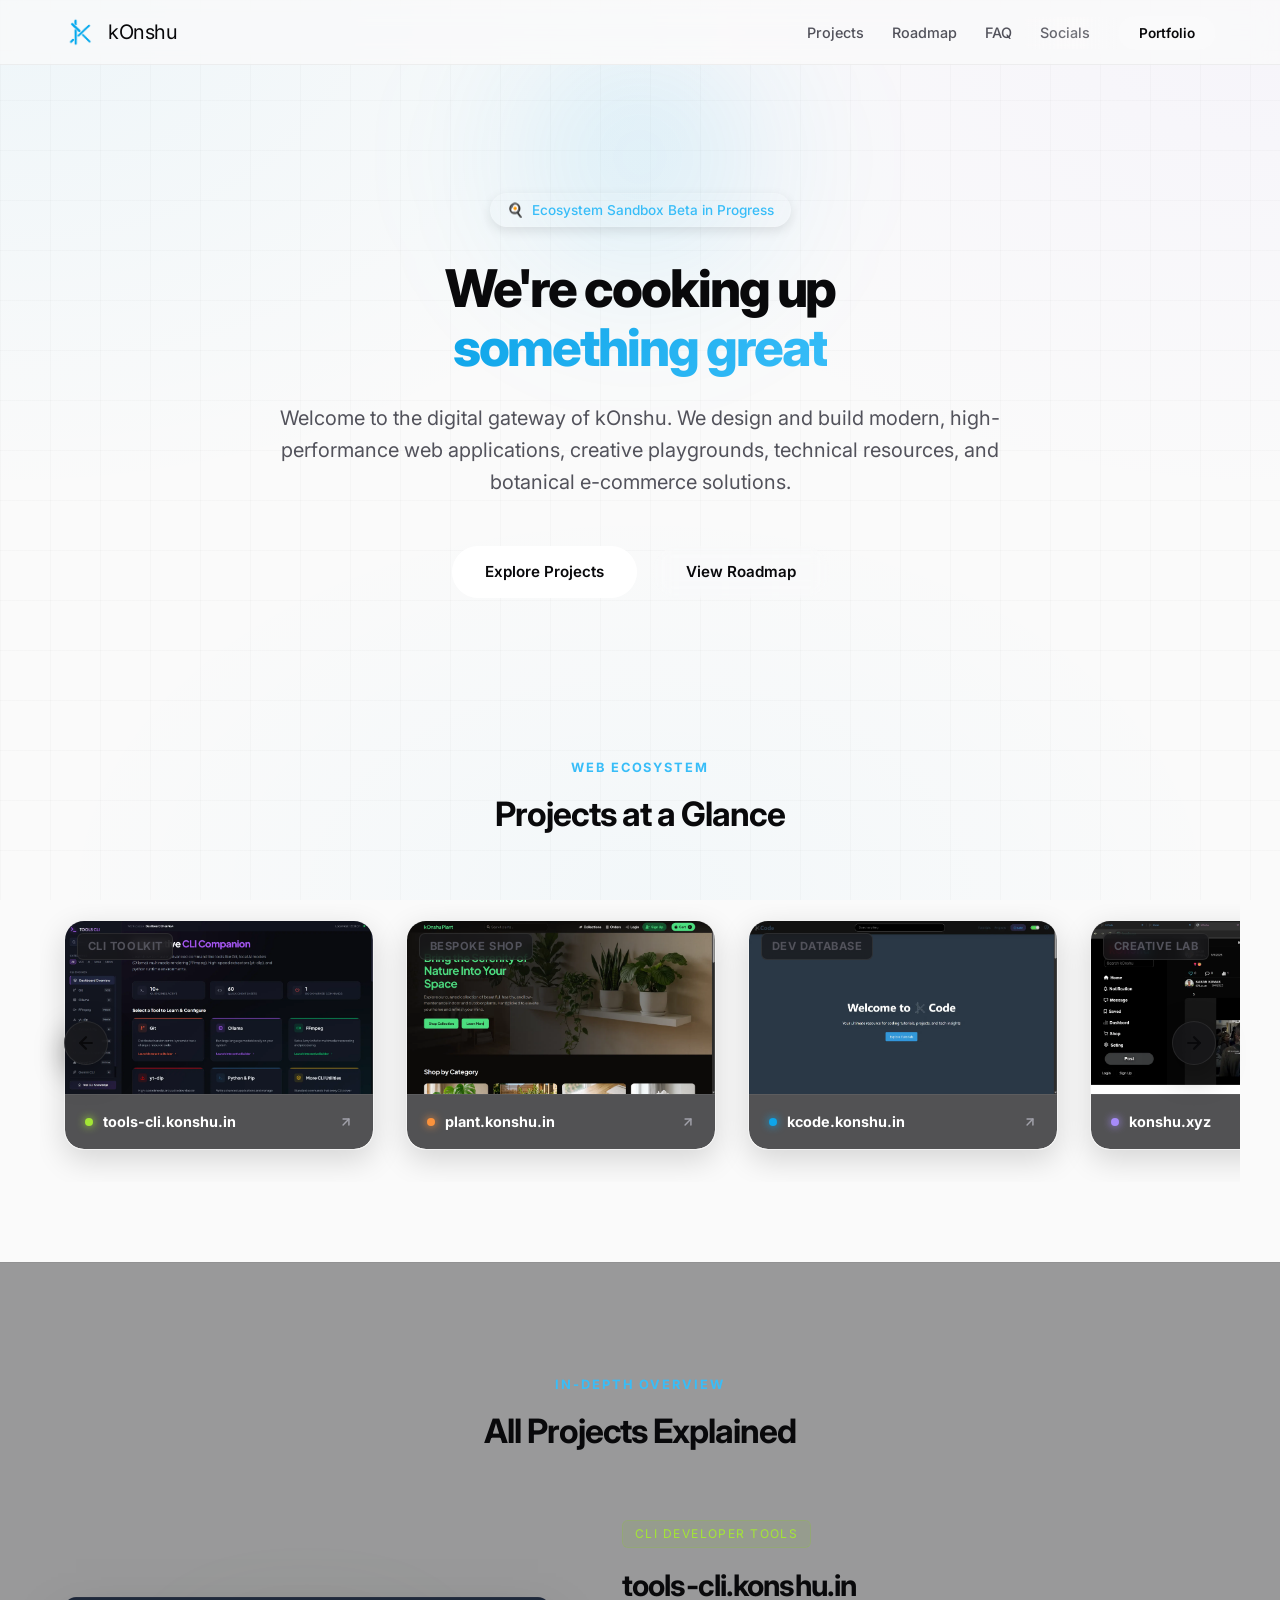
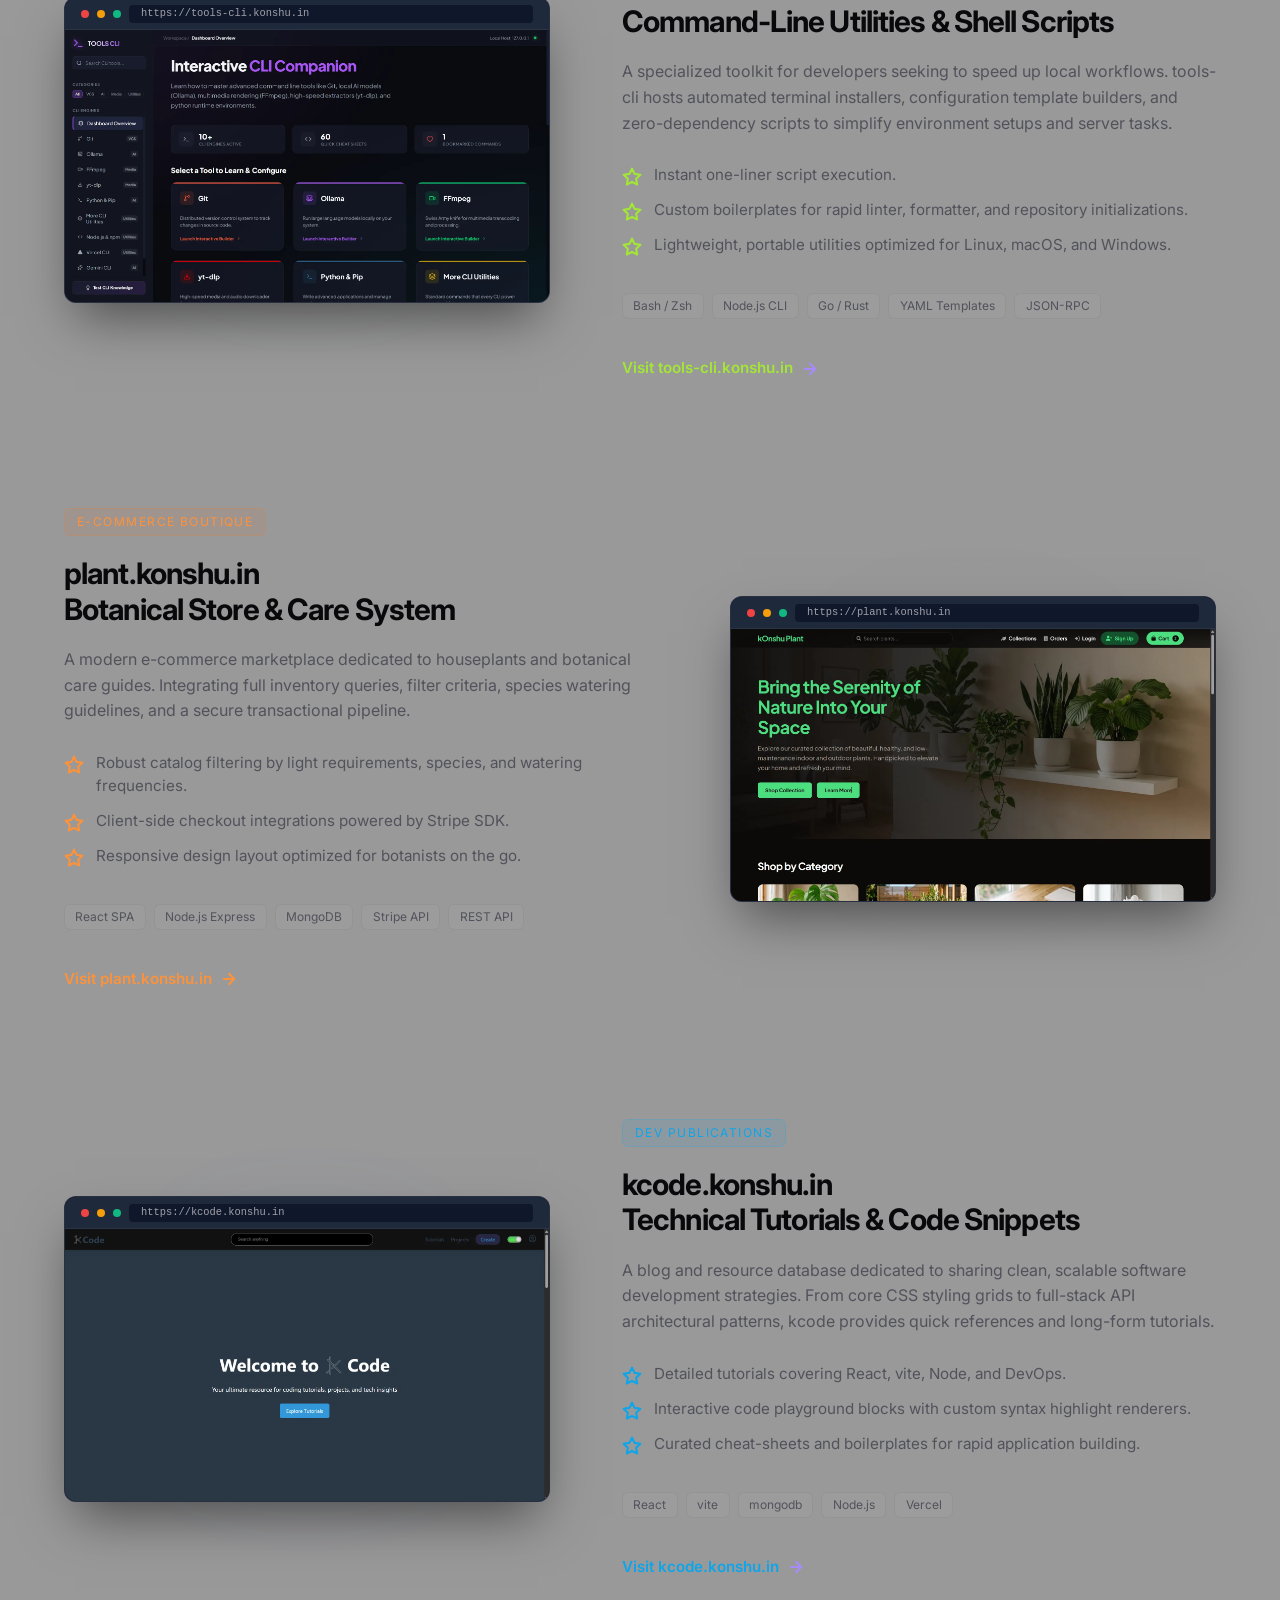
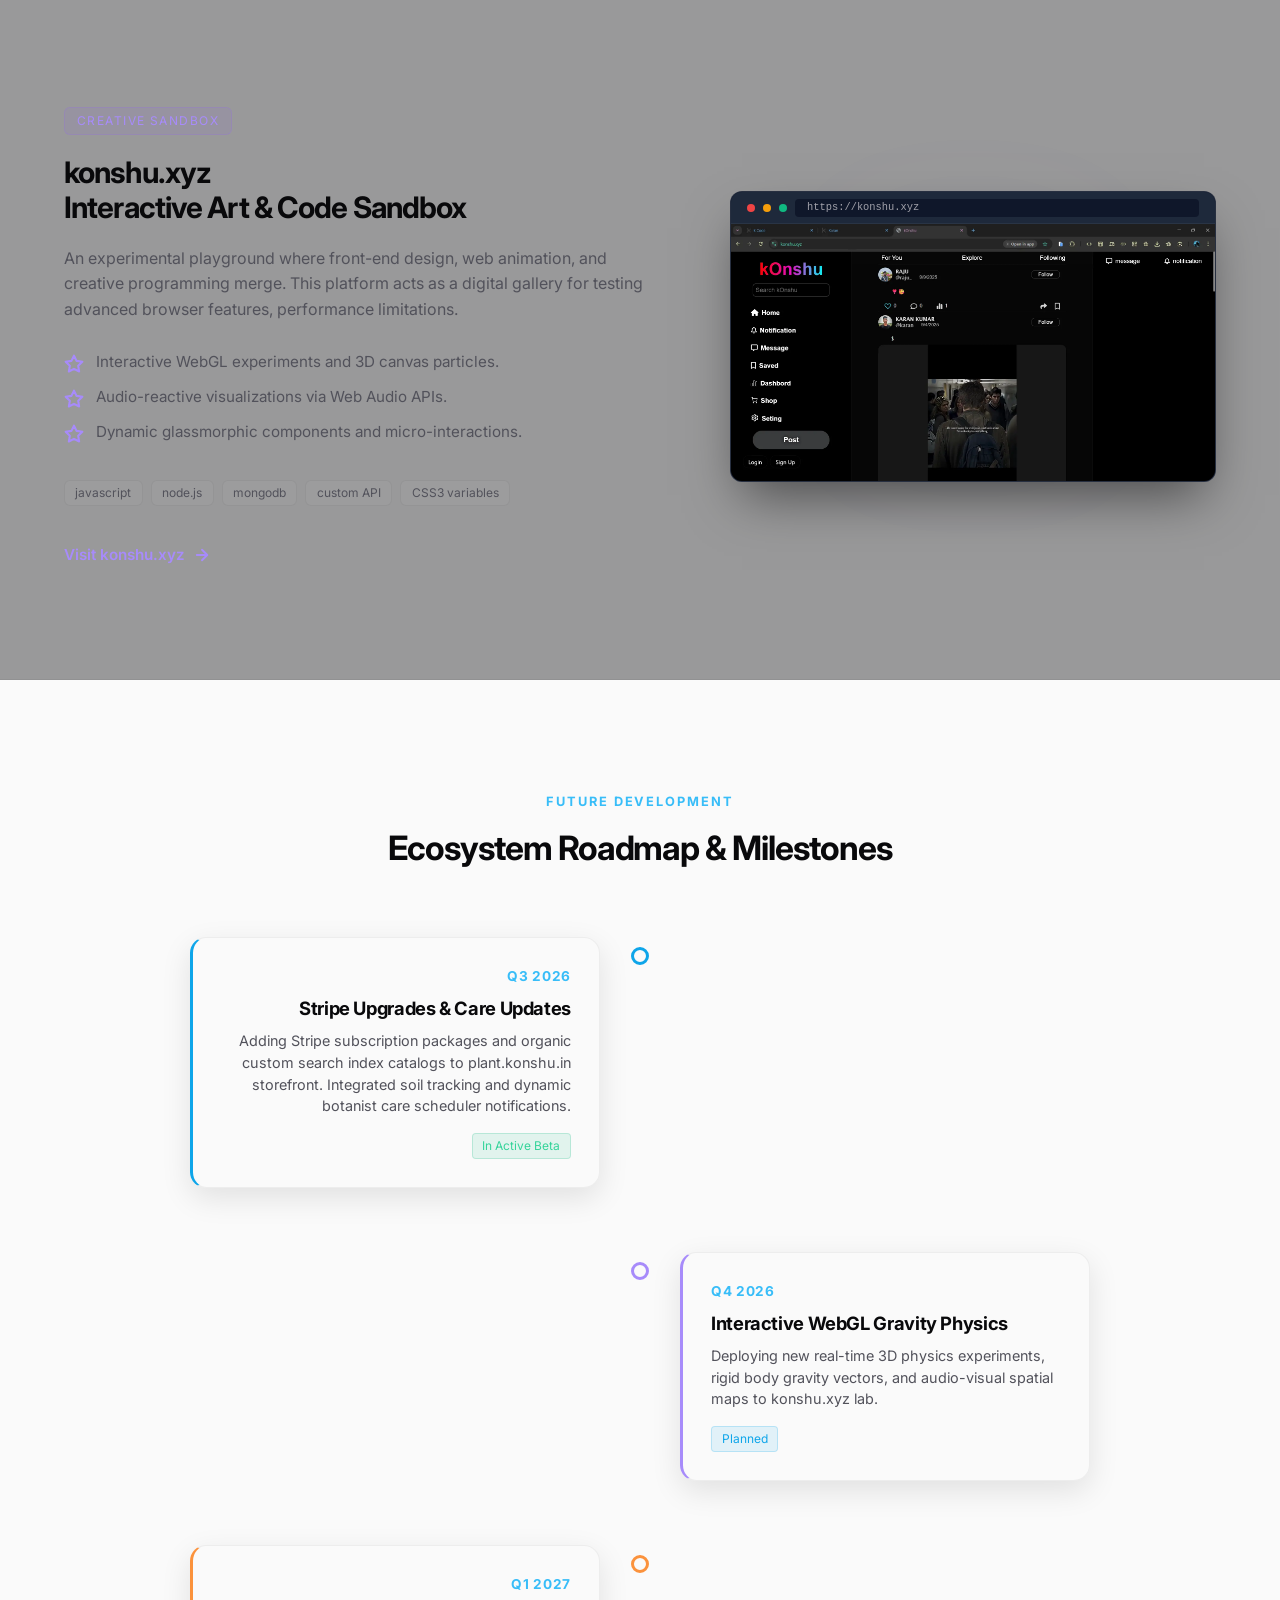
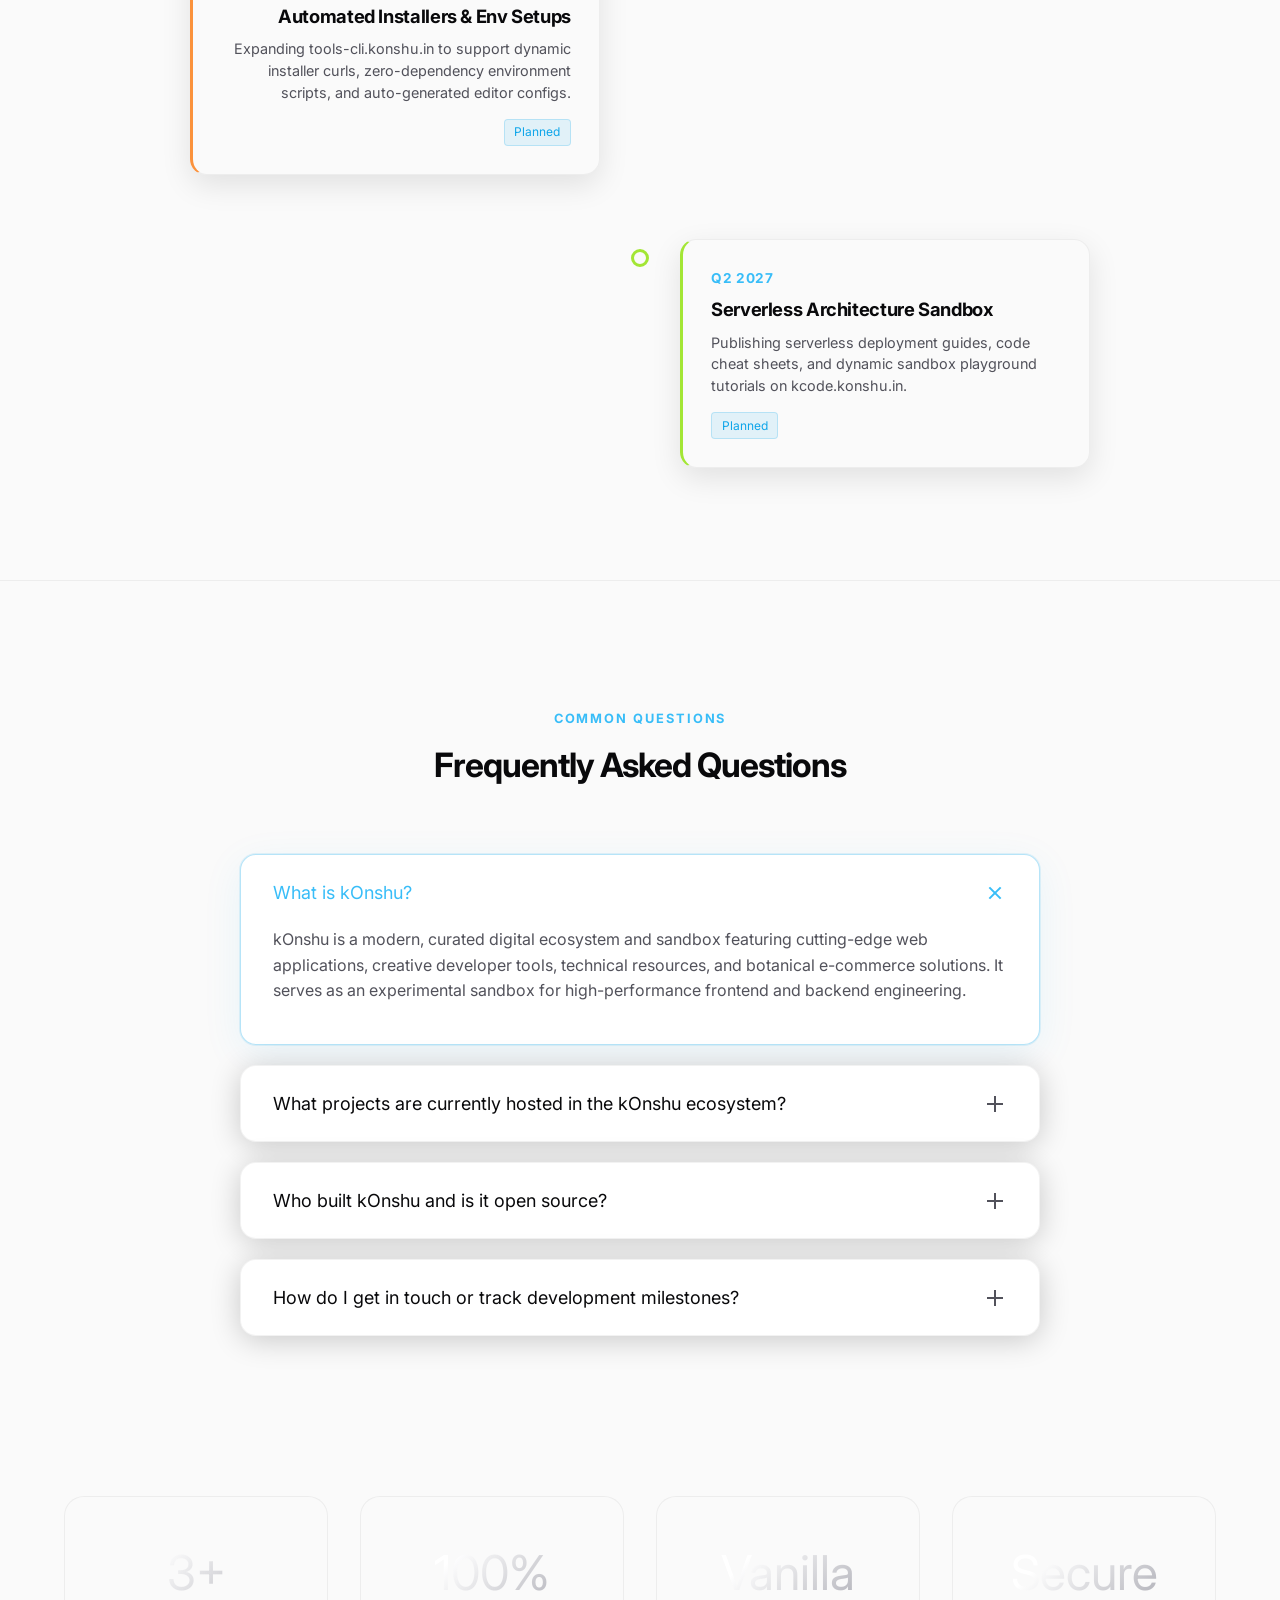
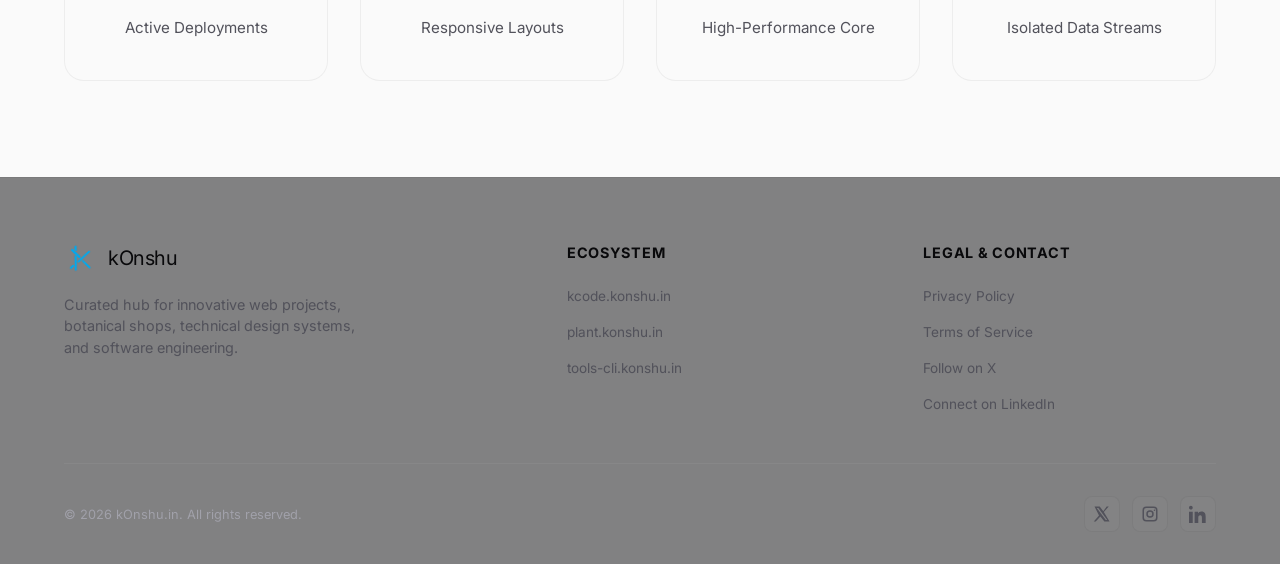
<file: index.html>
<!doctype html>
<html lang="en">
  <head>
    <meta charset="utf-8" />
    <meta name="viewport" content="width=device-width, initial-scale=1" />
    <title>kOnshu | Innovative Web Projects & Modern Tech Solutions 🍳</title>

    <meta
      name="description"
      content="Discover kOnshu: A curated hub for innovative web projects, including konshu.xyz, kcode, and plant.konshu.in. Explore our latest Beta releases and tech experiments."
    />
    <meta
      name="keywords"
      content="kOnshu, kcode, konshu.xyz, plant.konshu.in, tools-cli.konshu.in, web development, software engineering, tech innovations, Karan developer, innovative projects, interactive WebGL, tech sandbox, developer portfolio"
    />
    <meta name="author" content="Karan" />
    <meta name="robots" content="index, follow, max-image-preview:large" />
    <meta name="googlebot" content="index, follow" />
    <link rel="canonical" href="https://konshu.in" />

    <!-- Open Graph / Facebook -->
    <meta
      property="og:title"
      content="kOnshu | Innovative Web Projects & Tech Solutions"
    />
    <meta
      property="og:description"
      content="Explore kOnshu's ecosystem of web projects. From tech tutorials at kcode to creative platforms at konshu.xyz."
    />
    <meta property="og:type" content="website" />
    <meta property="og:url" content="https://konshu.in" />
    <meta property="og:image" content="https://konshu.in/k_logo.webp" />
    <meta property="og:site_name" content="kOnshu" />

    <!-- Twitter -->
    <meta name="twitter:card" content="summary_large_image" />
    <meta name="twitter:site" content="@karan_k_code" />
    <meta name="twitter:creator" content="@karan_k_code" />
    <meta name="twitter:title" content="kOnshu | Web Projects & Tech" />
    <meta
      name="twitter:description"
      content="Curated hub for innovative web projects and modern tech solutions. Beta in progress."
    />
    <meta name="twitter:image" content="https://konshu.in/k_logo.webp" />

    <meta name="theme-color" content="#0ea5e9" />
    <link rel="preconnect" href="https://fonts.googleapis.com" />
    <link rel="preconnect" href="https://fonts.gstatic.com" crossorigin />

    <link rel="icon" href="k_logo.webp" type="image/x-icon" />
    <link rel="apple-touch-icon" href="k_logo.webp" />

    <!-- Structured Data -->
    <script type="application/ld+json">
      {
        "@context": "https://schema.org",
        "@type": "Organization",
        "name": "kOnshu",
        "url": "https://konshu.in",
        "logo": "https://konshu.in/k_logo.webp",
        "contactPoint": {
          "@type": "ContactPoint",
          "contactType": "technical support",
          "url": "https://x.com/karan_k_code"
        },
        "sameAs": [
          "https://x.com/karan_k_code",
          "https://instagram.com/karan_k_code",
          "https://www.linkedin.com/in/karan-k-code"
        ],
        "description": "A hub for innovative web projects and technology development including kcode and konshu.xyz."
      }
    </script>
    <script type="application/ld+json">
      {
        "@context": "https://schema.org",
        "@type": "WebSite",
        "name": "kOnshu",
        "url": "https://konshu.in",
        "hasPart": [
          {
            "@type": "WebPage",
            "name": "konshu.xyz",
            "url": "https://konshu.xyz"
          },
          {
            "@type": "WebPage",
            "name": "kcode",
            "url": "https://kcode.konshu.in"
          },
          {
            "@type": "WebPage",
            "name": "plant.konshu.in",
            "url": "https://plant.konshu.in"
          },
          {
            "@type": "WebPage",
            "name": "tools-cli.konshu.in",
            "url": "https://tools-cli.konshu.in"
          }
        ]
      }
    </script>
    <script type="application/ld+json">
      {
        "@context": "https://schema.org",
        "@type": "FAQPage",
        "mainEntity": [
          {
            "@type": "Question",
            "name": "What is kOnshu?",
            "acceptedAnswer": {
              "@type": "Answer",
              "text": "kOnshu is a modern, curated digital ecosystem and sandbox featuring innovative web projects, creative programming playgrounds, developer publications, and botanical e-commerce solutions."
            }
          },
          {
            "@type": "Question",
            "name": "What projects are hosted in the kOnshu ecosystem?",
            "acceptedAnswer": {
              "@type": "Answer",
              "text": "The ecosystem includes konshu.xyz (an interactive WebGL and audio-reactive design sandbox), kcode.konshu.in (a platform for software tutorials and snippets), plant.konshu.in (a bespoke botanical store), and tools-cli.konshu.in (command-line utilities and shell templates)."
            }
          },
          {
            "@type": "Question",
            "name": "Who is the creator of kOnshu?",
            "acceptedAnswer": {
              "@type": "Answer",
              "text": "kOnshu was created and is maintained by Karan, a software engineer specializing in high-performance frontend solutions, creative design systems, and responsive web applications."
            }
          },
          {
            "@type": "Question",
            "name": "How can I follow kOnshu updates and releases?",
            "acceptedAnswer": {
              "@type": "Answer",
              "text": "You can follow real-time ecosystem updates, beta releases, and project tutorials by connecting on X (formerly Twitter) @karan_k_code or checking the official roadmap on kOnshu.in."
            }
          }
        ]
      }
    </script>
    <script type="application/ld+json">
      {
        "@context": "https://schema.org",
        "@type": "BreadcrumbList",
        "itemListElement": [
          {
            "@type": "ListItem",
            "position": 1,
            "name": "Home",
            "item": "https://konshu.in"
          },
          {
            "@type": "ListItem",
            "position": 2,
            "name": "Privacy Policy",
            "item": "https://konshu.in/privacy.html"
          },
          {
            "@type": "ListItem",
            "position": 3,
            "name": "Terms of Service",
            "item": "https://konshu.in/terms.html"
          }
        ]
      }
    </script>

    <link
      href="https://fonts.googleapis.com/css2?family=Inter:wght@300;400;500;600;700;800&display=swap"
      rel="stylesheet"
    />
    <link rel="stylesheet" href="styles.css" />
  </head>
  <body>
    <!-- Background Animated Auras -->
    <div class="aura aura-1" aria-hidden="true"></div>
    <div class="aura aura-2" aria-hidden="true"></div>

    <!-- Floating Navbar -->
    <header class="nav-header">
      <div class="container nav-container">
        <a href="#" class="logo" aria-label="kOnshu Home">
          <div class="logo-badge">
            <img src="./k_logo.webp" alt="kOnshu Logo" />
          </div>
          <span>kOnshu</span>
        </a>
        <nav aria-label="Primary navigation">
          <ul class="nav-menu">
            <li><a href="#projects" class="nav-link">Projects</a></li>
            <li><a href="#roadmap" class="nav-link">Roadmap</a></li>
            <li><a href="#faq" class="nav-link">FAQ</a></li>
            <li>
              <a
                href="https://x.com/karan_k_code"
                target="_blank"
                rel="noopener noreferrer"
                class="nav-link"
                >Socials</a
              >
            </li>
            <li>
              <a
                href="https://karan.konshu.in"
                target="_blank"
                rel="noopener noreferrer"
                class="nav-btn"
                >Portfolio</a
              >
            </li>
          </ul>
        </nav>
      </div>
    </header>

    <!-- Main Content -->
    <main>
      <!-- Hero Section -->
      <section class="hero-section" id="hero">
        <div class="hero-glow" aria-hidden="true"></div>
        <div class="container">
          <div class="hero-badge">
            <span>🍳</span>
            <span>Ecosystem Sandbox Beta in Progress</span>
          </div>
          <h1 class="headline">
            We're cooking up<br />
            <span class="gradient-text">something great</span>
          </h1>
          <p class="subhead">
            Welcome to the digital gateway of kOnshu. We design and build
            modern, high-performance web applications, creative playgrounds,
            technical resources, and botanical e-commerce solutions.
          </p>
          <div class="hero-actions">
            <a href="#projects" class="btn btn-primary">Explore Projects</a>
            <a href="#roadmap" class="btn btn-secondary">View Roadmap</a>
          </div>
        </div>
      </section>

      <!-- Projects Grid Section -->
      <section class="projects-section" id="projects">
        <div class="container">
          <div class="section-title-wrap">
            <span class="section-label">Web Ecosystem</span>
            <h2 class="section-title">Projects at a Glance</h2>
          </div>
          <div class="projects-carousel-wrapper">
            <button
              class="carousel-btn btn-left"
              aria-label="Scroll Left"
              id="scroll-left-btn"
            >
              <svg
                width="20"
                height="20"
                viewBox="0 0 24 24"
                fill="none"
                stroke="currentColor"
                stroke-width="2.5"
                stroke-linecap="round"
                stroke-linejoin="round"
              >
                <line x1="19" y1="12" x2="5" y2="12"></line>
                <polyline points="12 19 5 12 12 5"></polyline>
              </svg>
            </button>
            <div class="card-content" id="projects-carousel">
              <!-- Project 1: tools-cli.konshu.in -->
              <a
                href="projects/tools.html"
                class="card_web card-tools-hover"
                title="View tools-cli.konshu.in Details"
              >
                <div class="quick-card-badge">CLI Toolkit</div>
                <img
                  src="asset/tools.konshu.in.webp"
                  alt="tools-cli.konshu.in project preview"
                />
                <div class="quick-card-info">
                  <span class="quick-card-title">
                    <span class="status-dot dot-tools"></span>
                    tools-cli.konshu.in
                  </span>
                  <svg
                    class="quick-card-arrow"
                    width="14"
                    height="14"
                    viewBox="0 0 24 24"
                    fill="none"
                    stroke="currentColor"
                    stroke-width="2.5"
                    stroke-linecap="round"
                    stroke-linejoin="round"
                  >
                    <line x1="7" y1="17" x2="17" y2="7"></line>
                    <polyline points="7 7 17 7 17 17"></polyline>
                  </svg>
                </div>
              </a>

              <!-- Project 2: plant.konshu.in -->
              <a
                href="projects/plant.html"
                class="card_web card-plant-hover"
                title="View plant.konshu.in Details"
              >
                <div class="quick-card-badge">Bespoke Shop</div>
                <img
                  src="asset/plant.konshu.in.webp"
                  alt="plant.konshu.in project preview"
                />
                <div class="quick-card-info">
                  <span class="quick-card-title">
                    <span class="status-dot dot-plant"></span>
                    plant.konshu.in
                  </span>
                  <svg
                    class="quick-card-arrow"
                    width="14"
                    height="14"
                    viewBox="0 0 24 24"
                    fill="none"
                    stroke="currentColor"
                    stroke-width="2.5"
                    stroke-linecap="round"
                    stroke-linejoin="round"
                  >
                    <line x1="7" y1="17" x2="17" y2="7"></line>
                    <polyline points="7 7 17 7 17 17"></polyline>
                  </svg>
                </div>
              </a>

              <!-- Project 3: kcode.konshu.in -->
              <a
                href="projects/kcode.html"
                class="card_web card-code-hover"
                title="View kcode.konshu.in Details"
              >
                <div class="quick-card-badge">Dev Database</div>
                <img
                  src="asset/k_code.webp"
                  alt="kcode.konshu.in project preview"
                />
                <div class="quick-card-info">
                  <span class="quick-card-title">
                    <span class="status-dot dot-code"></span>
                    kcode.konshu.in
                  </span>
                  <svg
                    class="quick-card-arrow"
                    width="14"
                    height="14"
                    viewBox="0 0 24 24"
                    fill="none"
                    stroke="currentColor"
                    stroke-width="2.5"
                    stroke-linecap="round"
                    stroke-linejoin="round"
                  >
                    <line x1="7" y1="17" x2="17" y2="7"></line>
                    <polyline points="7 7 17 7 17 17"></polyline>
                  </svg>
                </div>
              </a>

              <!-- Project 4: konshu.xyz -->
              <a
                href="projects/konshu-xyz.html"
                class="card_web card-xyz-hover"
                title="View konshu.xyz Details"
              >
                <div class="quick-card-badge">Creative Lab</div>
                <img src="asset/konshu.webp" alt="konshu.xyz project preview" />
                <div class="quick-card-info">
                  <span class="quick-card-title">
                    <span class="status-dot dot-xyz"></span>
                    konshu.xyz
                  </span>
                  <svg
                    class="quick-card-arrow"
                    width="14"
                    height="14"
                    viewBox="0 0 24 24"
                    fill="none"
                    stroke="currentColor"
                    stroke-width="2.5"
                    stroke-linecap="round"
                    stroke-linejoin="round"
                  >
                    <line x1="7" y1="17" x2="17" y2="7"></line>
                    <polyline points="7 7 17 7 17 17"></polyline>
                  </svg>
                </div>
              </a>
            </div>
            <button
              class="carousel-btn btn-right"
              aria-label="Scroll Right"
              id="scroll-right-btn"
            >
              <svg
                width="20"
                height="20"
                viewBox="0 0 24 24"
                fill="none"
                stroke="currentColor"
                stroke-width="2.5"
                stroke-linecap="round"
                stroke-linejoin="round"
              >
                <line x1="5" y1="12" x2="19" y2="12"></line>
                <polyline points="12 5 19 12 12 19"></polyline>
              </svg>
            </button>
          </div>
        </div>
      </section>

      <!-- Deep Dive Detailed Showcase -->
      <section class="showcase-section" id="detailed-showcase">
        <div class="container">
          <div class="section-title-wrap">
            <span class="section-label">In-depth Overview</span>
            <h2 class="section-title">All Projects Explained</h2>
          </div>

          <!-- Project 4: tools-cli.konshu.in -->
          <div class="showcase-item reverse">
            <div class="showcase-text">
              <span class="showcase-badge badge-tools"
                >CLI Developer Tools</span
              >
              <h3 class="showcase-title">
                tools-cli.konshu.in
                <span class="gradient-text"
                  >Command-Line Utilities & Shell Scripts</span
                >
              </h3>
              <p class="showcase-desc">
                A specialized toolkit for developers seeking to speed up local
                workflows. tools-cli hosts automated terminal installers,
                configuration template builders, and zero-dependency scripts to
                simplify environment setups and server tasks.
              </p>
              <ul class="showcase-features">
                <li class="tools-feat">
                  <svg
                    width="20"
                    height="20"
                    viewBox="0 0 24 24"
                    fill="none"
                    stroke="currentColor"
                    stroke-width="2.5"
                    stroke-linecap="round"
                    stroke-linejoin="round"
                  >
                    <polygon
                      points="12 2 15.09 8.26 22 9.27 17 14.14 18.18 21.02 12 17.77 5.82 21.02 7 14.14 2 9.27 8.91 8.26 12 2"
                    ></polygon>
                  </svg>
                  Instant one-liner script execution.
                </li>
                <li class="tools-feat">
                  <svg
                    width="20"
                    height="20"
                    viewBox="0 0 24 24"
                    fill="none"
                    stroke="currentColor"
                    stroke-width="2.5"
                    stroke-linecap="round"
                    stroke-linejoin="round"
                  >
                    <polygon
                      points="12 2 15.09 8.26 22 9.27 17 14.14 18.18 21.02 12 17.77 5.82 21.02 7 14.14 2 9.27 8.91 8.26 12 2"
                    ></polygon>
                  </svg>
                  Custom boilerplates for rapid linter, formatter, and
                  repository initializations.
                </li>
                <li class="tools-feat">
                  <svg
                    width="20"
                    height="20"
                    viewBox="0 0 24 24"
                    fill="none"
                    stroke="currentColor"
                    stroke-width="2.5"
                    stroke-linecap="round"
                    stroke-linejoin="round"
                  >
                    <polygon
                      points="12 2 15.09 8.26 22 9.27 17 14.14 18.18 21.02 12 17.77 5.82 21.02 7 14.14 2 9.27 8.91 8.26 12 2"
                    ></polygon>
                  </svg>
                  Lightweight, portable utilities optimized for Linux, macOS,
                  and Windows.
                </li>
              </ul>
              <div class="tech-tags">
                <span class="tech-tag">Bash / Zsh</span>
                <span class="tech-tag">Node.js CLI</span>
                <span class="tech-tag">Go / Rust</span>
                <span class="tech-tag">YAML Templates</span>
                <span class="tech-tag">JSON-RPC</span>
              </div>
              <div class="showcase-action">
                <a
                  href="https://tools-cli.konshu.in"
                  target="_blank"
                  rel="noopener noreferrer"
                  class="action-link tools-link"
                >
                  Visit tools-cli.konshu.in
                  <svg
                    width="18"
                    height="18"
                    viewBox="0 0 24 24"
                    fill="none"
                    stroke="currentColor"
                    stroke-width="2.5"
                    stroke-linecap="round"
                    stroke-linejoin="round"
                  >
                    <line x1="5" y1="12" x2="19" y2="12"></line>
                    <polyline points="12 5 19 12 12 19"></polyline>
                  </svg>
                </a>
              </div>
            </div>
            <div class="showcase-visual">
              <div class="visual-glow glow-tools"></div>
              <a
                href="projects/tools.html"
                title="View tools-cli.konshu.in Details"
                style="display: block; text-decoration: none"
              >
                <div class="browser-mockup">
                  <div class="browser-bar">
                    <div class="browser-dot dot-red"></div>
                    <div class="browser-dot dot-yellow"></div>
                    <div class="browser-dot dot-green"></div>
                    <div class="browser-address">
                      https://tools-cli.konshu.in
                    </div>
                  </div>
                  <div class="browser-screen">
                    <img
                      src="asset/tools.konshu.in.webp"
                      alt="tools-cli.konshu.in interface preview"
                    />
                  </div>
                </div>
              </a>
            </div>
          </div>

          <!-- Project 2: plant.konshu.in -->
          <div class="showcase-item">
            <div class="showcase-text">
              <span class="showcase-badge badge-plant"
                >E-Commerce Boutique</span
              >
              <h3 class="showcase-title">
                plant.konshu.in
                <span class="gradient-text">Botanical Store & Care System</span>
              </h3>
              <p class="showcase-desc">
                A modern e-commerce marketplace dedicated to houseplants and
                botanical care guides. Integrating full inventory queries,
                filter criteria, species watering guidelines, and a secure
                transactional pipeline.
              </p>
              <ul class="showcase-features">
                <li class="plant-feat">
                  <svg
                    width="20"
                    height="20"
                    viewBox="0 0 24 24"
                    fill="none"
                    stroke="currentColor"
                    stroke-width="2.5"
                    stroke-linecap="round"
                    stroke-linejoin="round"
                  >
                    <polygon
                      points="12 2 15.09 8.26 22 9.27 17 14.14 18.18 21.02 12 17.77 5.82 21.02 7 14.14 2 9.27 8.91 8.26 12 2"
                    ></polygon>
                  </svg>
                  Robust catalog filtering by light requirements, species, and
                  watering frequencies.
                </li>
                <li class="plant-feat">
                  <svg
                    width="20"
                    height="20"
                    viewBox="0 0 24 24"
                    fill="none"
                    stroke="currentColor"
                    stroke-width="2.5"
                    stroke-linecap="round"
                    stroke-linejoin="round"
                  >
                    <polygon
                      points="12 2 15.09 8.26 22 9.27 17 14.14 18.18 21.02 12 17.77 5.82 21.02 7 14.14 2 9.27 8.91 8.26 12 2"
                    ></polygon>
                  </svg>
                  Client-side checkout integrations powered by Stripe SDK.
                </li>
                <li class="plant-feat">
                  <svg
                    width="20"
                    height="20"
                    viewBox="0 0 24 24"
                    fill="none"
                    stroke="currentColor"
                    stroke-width="2.5"
                    stroke-linecap="round"
                    stroke-linejoin="round"
                  >
                    <polygon
                      points="12 2 15.09 8.26 22 9.27 17 14.14 18.18 21.02 12 17.77 5.82 21.02 7 14.14 2 9.27 8.91 8.26 12 2"
                    ></polygon>
                  </svg>
                  Responsive design layout optimized for botanists on the go.
                </li>
              </ul>
              <div class="tech-tags">
                <span class="tech-tag">React SPA</span>
                <span class="tech-tag">Node.js Express</span>
                <span class="tech-tag">MongoDB</span>
                <span class="tech-tag">Stripe API</span>
                <span class="tech-tag">REST API</span>
              </div>
              <div class="showcase-action">
                <a
                  href="https://plant.konshu.in"
                  target="_blank"
                  rel="noopener noreferrer"
                  class="action-link plant-link"
                >
                  Visit plant.konshu.in
                  <svg
                    width="18"
                    height="18"
                    viewBox="0 0 24 24"
                    fill="none"
                    stroke="currentColor"
                    stroke-width="2.5"
                    stroke-linecap="round"
                    stroke-linejoin="round"
                  >
                    <line x1="5" y1="12" x2="19" y2="12"></line>
                    <polyline points="12 5 19 12 12 19"></polyline>
                  </svg>
                </a>
              </div>
            </div>
            <div class="showcase-visual">
              <div class="visual-glow glow-plant"></div>
              <a
                href="projects/plant.html"
                title="View plant.konshu.in Details"
                style="display: block; text-decoration: none"
              >
                <div class="browser-mockup">
                  <div class="browser-bar">
                    <div class="browser-dot dot-red"></div>
                    <div class="browser-dot dot-yellow"></div>
                    <div class="browser-dot dot-green"></div>
                    <div class="browser-address">https://plant.konshu.in</div>
                  </div>
                  <div class="browser-screen">
                    <img
                      src="asset/plant.konshu.in.webp"
                      alt="plant.konshu.in interface preview"
                    />
                  </div>
                </div>
              </a>
            </div>
          </div>

          <!-- Project 2: kcode.konshu.in -->
          <div class="showcase-item reverse">
            <div class="showcase-text">
              <span class="showcase-badge badge-code">Dev Publications</span>
              <h3 class="showcase-title">
                kcode.konshu.in
                <span class="gradient-text"
                  >Technical Tutorials & Code Snippets</span
                >
              </h3>
              <p class="showcase-desc">
                A blog and resource database dedicated to sharing clean,
                scalable software development strategies. From core CSS styling
                grids to full-stack API architectural patterns, kcode provides
                quick references and long-form tutorials.
              </p>
              <ul class="showcase-features">
                <li class="code-feat">
                  <svg
                    width="20"
                    height="20"
                    viewBox="0 0 24 24"
                    fill="none"
                    stroke="currentColor"
                    stroke-width="2.5"
                    stroke-linecap="round"
                    stroke-linejoin="round"
                  >
                    <polygon
                      points="12 2 15.09 8.26 22 9.27 17 14.14 18.18 21.02 12 17.77 5.82 21.02 7 14.14 2 9.27 8.91 8.26 12 2"
                    ></polygon>
                  </svg>
                  Detailed tutorials covering React, vite, Node, and DevOps.
                </li>
                <li class="code-feat">
                  <svg
                    width="20"
                    height="20"
                    viewBox="0 0 24 24"
                    fill="none"
                    stroke="currentColor"
                    stroke-width="2.5"
                    stroke-linecap="round"
                    stroke-linejoin="round"
                  >
                    <polygon
                      points="12 2 15.09 8.26 22 9.27 17 14.14 18.18 21.02 12 17.77 5.82 21.02 7 14.14 2 9.27 8.91 8.26 12 2"
                    ></polygon>
                  </svg>
                  Interactive code playground blocks with custom syntax
                  highlight renderers.
                </li>
                <li class="code-feat">
                  <svg
                    width="20"
                    height="20"
                    viewBox="0 0 24 24"
                    fill="none"
                    stroke="currentColor"
                    stroke-width="2.5"
                    stroke-linecap="round"
                    stroke-linejoin="round"
                  >
                    <polygon
                      points="12 2 15.09 8.26 22 9.27 17 14.14 18.18 21.02 12 17.77 5.82 21.02 7 14.14 2 9.27 8.91 8.26 12 2"
                    ></polygon>
                  </svg>
                  Curated cheat-sheets and boilerplates for rapid application
                  building.
                </li>
              </ul>
              <div class="tech-tags">
                <span class="tech-tag">React</span>
                <span class="tech-tag">vite</span>
                <span class="tech-tag">mongodb</span>
                <span class="tech-tag">Node.js</span>
                <span class="tech-tag">Vercel</span>
              </div>
              <div class="showcase-action">
                <a
                  href="https://kcode.konshu.in"
                  target="_blank"
                  rel="noopener noreferrer"
                  class="action-link code-link"
                >
                  Visit kcode.konshu.in
                  <svg
                    width="18"
                    height="18"
                    viewBox="0 0 24 24"
                    fill="none"
                    stroke="currentColor"
                    stroke-width="2.5"
                    stroke-linecap="round"
                    stroke-linejoin="round"
                  >
                    <line x1="5" y1="12" x2="19" y2="12"></line>
                    <polyline points="12 5 19 12 12 19"></polyline>
                  </svg>
                </a>
              </div>
            </div>
            <div class="showcase-visual">
              <div class="visual-glow glow-code"></div>
              <a
                href="projects/kcode.html"
                title="View kcode.konshu.in Details"
                style="display: block; text-decoration: none"
              >
                <div class="browser-mockup">
                  <div class="browser-bar">
                    <div class="browser-dot dot-red"></div>
                    <div class="browser-dot dot-yellow"></div>
                    <div class="browser-dot dot-green"></div>
                    <div class="browser-address">https://kcode.konshu.in</div>
                  </div>
                  <div class="browser-screen">
                    <img
                      src="asset/k_code.webp"
                      alt="kcode.konshu.in interface preview"
                    />
                  </div>
                </div>
              </a>
            </div>
          </div>

          <!-- Project 1: konshu.xyz -->
          <div class="showcase-item">
            <div class="showcase-text">
              <span class="showcase-badge badge-xyz">Creative Sandbox</span>
              <h3 class="showcase-title">
                konshu.xyz
                <span class="gradient-text"
                  >Interactive Art & Code Sandbox</span
                >
              </h3>
              <p class="showcase-desc">
                An experimental playground where front-end design, web
                animation, and creative programming merge. This platform acts as
                a digital gallery for testing advanced browser features,
                performance limitations.
              </p>
              <ul class="showcase-features">
                <li class="xyz-feat">
                  <svg
                    width="20"
                    height="20"
                    viewBox="0 0 24 24"
                    fill="none"
                    stroke="currentColor"
                    stroke-width="2.5"
                    stroke-linecap="round"
                    stroke-linejoin="round"
                  >
                    <polygon
                      points="12 2 15.09 8.26 22 9.27 17 14.14 18.18 21.02 12 17.77 5.82 21.02 7 14.14 2 9.27 8.91 8.26 12 2"
                    ></polygon>
                  </svg>
                  Interactive WebGL experiments and 3D canvas particles.
                </li>
                <li class="xyz-feat">
                  <svg
                    width="20"
                    height="20"
                    viewBox="0 0 24 24"
                    fill="none"
                    stroke="currentColor"
                    stroke-width="2.5"
                    stroke-linecap="round"
                    stroke-linejoin="round"
                  >
                    <polygon
                      points="12 2 15.09 8.26 22 9.27 17 14.14 18.18 21.02 12 17.77 5.82 21.02 7 14.14 2 9.27 8.91 8.26 12 2"
                    ></polygon>
                  </svg>
                  Audio-reactive visualizations via Web Audio APIs.
                </li>
                <li class="xyz-feat">
                  <svg
                    width="20"
                    height="20"
                    viewBox="0 0 24 24"
                    fill="none"
                    stroke="currentColor"
                    stroke-width="2.5"
                    stroke-linecap="round"
                    stroke-linejoin="round"
                  >
                    <polygon
                      points="12 2 15.09 8.26 22 9.27 17 14.14 18.18 21.02 12 17.77 5.82 21.02 7 14.14 2 9.27 8.91 8.26 12 2"
                    ></polygon>
                  </svg>
                  Dynamic glassmorphic components and micro-interactions.
                </li>
              </ul>
              <div class="tech-tags">
                <span class="tech-tag">javascript</span>
                <span class="tech-tag">node.js</span>
                <span class="tech-tag">mongodb</span>
                <span class="tech-tag">custom API</span>
                <span class="tech-tag">CSS3 variables</span>
              </div>
              <div class="showcase-action">
                <a
                  href="#"
                  rel="noopener noreferrer"
                  class="action-link xyz-link"
                >
                  Visit konshu.xyz
                  <svg
                    width="18"
                    height="18"
                    viewBox="0 0 24 24"
                    fill="none"
                    stroke="currentColor"
                    stroke-width="2.5"
                    stroke-linecap="round"
                    stroke-linejoin="round"
                  >
                    <line x1="5" y1="12" x2="19" y2="12"></line>
                    <polyline points="12 5 19 12 12 19"></polyline>
                  </svg>
                </a>
              </div>
            </div>
            <div class="showcase-visual">
              <div class="visual-glow glow-xyz"></div>
              <a
                href="projects/konshu-xyz.html"
                title="View konshu.xyz Details"
                style="display: block; text-decoration: none"
              >
                <div class="browser-mockup">
                  <div class="browser-bar">
                    <div class="browser-dot dot-red"></div>
                    <div class="browser-dot dot-yellow"></div>
                    <div class="browser-dot dot-green"></div>
                    <div class="browser-address">https://konshu.xyz</div>
                  </div>
                  <div class="browser-screen">
                    <img
                      src="asset/konshu.webp"
                      alt="konshu.xyz interface preview"
                    />
                  </div>
                </div>
              </a>
            </div>
          </div>
        </div>
      </section>

      <!-- Ecosystem Roadmap Section -->
      <section class="roadmap-section" id="roadmap">
        <div class="container">
          <div class="section-title-wrap">
            <span class="section-label">Future Development</span>
            <h2 class="section-title">Ecosystem Roadmap & Milestones</h2>
          </div>

          <div class="timeline">
            <!-- Timeline Item 1 -->
            <div class="timeline-item left">
              <div class="timeline-dot"></div>
              <div class="timeline-card">
                <span class="timeline-date">Q3 2026</span>
                <h3 class="timeline-title">Stripe Upgrades & Care Updates</h3>
                <p class="timeline-desc">
                  Adding Stripe subscription packages and organic custom search
                  index catalogs to plant.konshu.in storefront. Integrated soil
                  tracking and dynamic botanist care scheduler notifications.
                </p>
                <span class="timeline-status status-active"
                  >In Active Beta</span
                >
              </div>
            </div>

            <!-- Timeline Item 2 -->
            <div class="timeline-item right">
              <div class="timeline-dot"></div>
              <div class="timeline-card">
                <span class="timeline-date">Q4 2026</span>
                <h3 class="timeline-title">
                  Interactive WebGL Gravity Physics
                </h3>
                <p class="timeline-desc">
                  Deploying new real-time 3D physics experiments, rigid body
                  gravity vectors, and audio-visual spatial maps to konshu.xyz
                  lab.
                </p>
                <span class="timeline-status status-planned">Planned</span>
              </div>
            </div>

            <!-- Timeline Item 3 -->
            <div class="timeline-item left">
              <div class="timeline-dot"></div>
              <div class="timeline-card">
                <span class="timeline-date">Q1 2027</span>
                <h3 class="timeline-title">
                  Automated Installers & Env Setups
                </h3>
                <p class="timeline-desc">
                  Expanding tools-cli.konshu.in to support dynamic installer
                  curls, zero-dependency environment scripts, and auto-generated
                  editor configs.
                </p>
                <span class="timeline-status status-planned">Planned</span>
              </div>
            </div>

            <!-- Timeline Item 4 -->
            <div class="timeline-item right">
              <div class="timeline-dot"></div>
              <div class="timeline-card">
                <span class="timeline-date">Q2 2027</span>
                <h3 class="timeline-title">Serverless Architecture Sandbox</h3>
                <p class="timeline-desc">
                  Publishing serverless deployment guides, code cheat sheets,
                  and dynamic sandbox playground tutorials on kcode.konshu.in.
                </p>
                <span class="timeline-status status-planned">Planned</span>
              </div>
            </div>
          </div>
        </div>
      </section>

      <!-- FAQ Accordion Section -->
      <section class="faq-section" id="faq">
        <div class="container">
          <div class="section-title-wrap">
            <span class="section-label">Common Questions</span>
            <h2 class="section-title">Frequently Asked Questions</h2>
          </div>

          <div class="faq-accordion">
            <details class="faq-item" open>
              <summary class="faq-question">
                What is kOnshu?
                <span class="faq-icon" aria-hidden="true"></span>
              </summary>
              <div class="faq-answer">
                <p>
                  kOnshu is a modern, curated digital ecosystem and sandbox
                  featuring cutting-edge web applications, creative developer
                  tools, technical resources, and botanical e-commerce
                  solutions. It serves as an experimental sandbox for
                  high-performance frontend and backend engineering.
                </p>
              </div>
            </details>

            <details class="faq-item">
              <summary class="faq-question">
                What projects are currently hosted in the kOnshu ecosystem?
                <span class="faq-icon" aria-hidden="true"></span>
              </summary>
              <div class="faq-answer">
                <p>
                  The ecosystem includes four primary projects in active beta
                  development:
                </p>
                <ul>
                  <li>
                    <strong>konshu.xyz:</strong> An interactive Art &amp; WebGL
                    particle sandbox experimenting with audio-visual browser
                    APIs.
                  </li>
                  <li>
                    <strong>kcode.konshu.in:</strong> A technical blog database
                    sharing scalable software tutorials and clean code snippets.
                  </li>
                  <li>
                    <strong>plant.konshu.in:</strong> A bespoke houseplants
                    e-commerce marketplace integrated with Stripe checkout.
                  </li>
                  <li>
                    <strong>tools-cli.konshu.in:</strong> A command-line
                    installer hub for zero-dependency local shell developer
                    setups.
                  </li>
                </ul>
              </div>
            </details>

            <details class="faq-item">
              <summary class="faq-question">
                Who built kOnshu and is it open source?
                <span class="faq-icon" aria-hidden="true"></span>
              </summary>
              <div class="faq-answer">
                <p>
                  kOnshu is designed, engineered, and maintained by
                  <strong>Karan</strong>, a UI/UX developer and software
                  engineer. Many of the underlying configs, scripts, and WebGL
                  modules are open source and shared on GitHub, with links
                  accessible through the ecosystem pages.
                </p>
              </div>
            </details>

            <details class="faq-item">
              <summary class="faq-question">
                How do I get in touch or track development milestones?
                <span class="faq-icon" aria-hidden="true"></span>
              </summary>
              <div class="faq-answer">
                <p>
                  You can follow the real-time timeline on our roadmap, connect
                  with Karan on Twitter/X (<a
                    href="https://x.com/karan_k_code"
                    target="_blank"
                    rel="noopener noreferrer"
                    >@karan_k_code</a
                  >), or check out the developer's professional LinkedIn
                  profile. For support queries, please reach out via social
                  media direct messaging.
                </p>
              </div>
            </details>
          </div>
        </div>
      </section>

      <!-- Stats Showcase section -->
      <section class="stats-section">
        <div class="container">
          <div class="stats-grid">
            <div class="stat-card">
              <div class="stat-num">3+</div>
              <div class="stat-label">Active Deployments</div>
            </div>
            <div class="stat-card">
              <div class="stat-num">100%</div>
              <div class="stat-label">Responsive Layouts</div>
            </div>
            <div class="stat-card">
              <div class="stat-num">Vanilla</div>
              <div class="stat-label">High-Performance Core</div>
            </div>
            <div class="stat-card">
              <div class="stat-num">Secure</div>
              <div class="stat-label">Isolated Data Streams</div>
            </div>
          </div>
        </div>
      </section>
    </main>

    <!-- Footer -->
    <footer class="global-footer">
      <div class="container">
        <div class="footer-top">
          <div class="footer-brand">
            <a href="#" class="logo" aria-label="kOnshu Home">
              <div class="logo-badge">
                <img src="./k_logo.webp" alt="kOnshu Logo" />
              </div>
              <span>kOnshu</span>
            </a>
            <p>
              Curated hub for innovative web projects, botanical shops,
              technical design systems, and software engineering.
            </p>
          </div>
          <div class="footer-links-group">
            <span class="footer-links-title">Ecosystem</span>
            <ul class="footer-links">
              <!-- <li>
                <a
                  href="https://konshu.xyz"
                  target="_blank"
                  rel="noopener noreferrer"
                  >konshu.xyz</a
                >
              </li> -->
              <li>
                <a
                  href="https://kcode.konshu.in"
                  target="_blank"
                  rel="noopener noreferrer"
                  >kcode.konshu.in</a
                >
              </li>
              <li>
                <a
                  href="https://plant.konshu.in"
                  target="_blank"
                  rel="noopener noreferrer"
                  >plant.konshu.in</a
                >
              </li>
              <li>
                <a
                  href="https://tools-cli.konshu.in"
                  target="_blank"
                  rel="noopener noreferrer"
                  >tools-cli.konshu.in</a
                >
              </li>
            </ul>
          </div>
          <div class="footer-links-group">
            <span class="footer-links-title">Legal & Contact</span>
            <ul class="footer-links">
              <li><a href="privacy.html">Privacy Policy</a></li>
              <li><a href="terms.html">Terms of Service</a></li>
              <li>
                <a
                  href="https://x.com/karan_k_code"
                  target="_blank"
                  rel="noopener noreferrer"
                  >Follow on X</a
                >
              </li>
              <li>
                <a
                  href="https://www.linkedin.com/in/karan-k-code"
                  target="_blank"
                  rel="noopener noreferrer"
                  >Connect on LinkedIn</a
                >
              </li>
            </ul>
          </div>
        </div>
        <div class="footer-bottom">
          <small
            >© <span id="year"></span> kOnshu.in. All rights reserved.</small
          >
          <div class="socials" aria-label="Social links">
            <a
              class="iconbtn"
              href="https://x.com/karan_k_code"
              target="_blank"
              rel="noopener noreferrer"
              aria-label="Follow on X"
              title="X"
            >
              <svg
                width="18"
                height="18"
                viewBox="0 0 24 24"
                fill="currentColor"
              >
                <path
                  d="M18.244 2H21l-6.56 7.497L22 22h-6.828l-5.34-6.83L3.6 22H1l7.02-8.02L2 2h6.91l4.82 6.273L18.244 2Zm-1.21 18h1.894L7.06 4H5.07l11.965 16Z"
                />
              </svg>
            </a>
            <a
              class="iconbtn"
              href="https://instagram.com/konshu.in"
              target="_blank"
              rel="noopener noreferrer"
              aria-label="Follow on Instagram"
              title="Instagram"
            >
              <svg
                width="18"
                height="18"
                viewBox="0 0 24 24"
                fill="currentColor"
              >
                <path
                  d="M7 2h10a5 5 0 015 5v10a5 5 0 01-5 5H7a5 5 0 01-5-5V7a5 5 0 015-5Zm0 2a3 3 0 00-3 3v10a3 3 0 003 3h10a3 3 0 003-3V7a3 3 0 00-3-3H7Zm11 2a1 1 0 110 2 1 1 0 010-2ZM12 7a5 5 0 110 10 5 5 0 010-10Zm0 2a3 3 0 100 6 3 3 0 000-6Z"
                />
              </svg>
            </a>
            <a
              class="iconbtn"
              href="https://www.linkedin.com/in/karan-k-code"
              target="_blank"
              rel="noopener noreferrer"
              aria-label="Connect on LinkedIn"
              title="LinkedIn"
            >
              <svg
                width="18"
                height="18"
                viewBox="0 0 24 24"
                fill="currentColor"
              >
                <path
                  d="M4.98 3.5C4.98 4.88 3.87 6 2.5 6S0 4.88 0 3.5 1.12 1 2.5 1s2.48 1.12 2.48 2.5ZM0 8.98h4.99V24H0V8.98Zm7.49 0H12v2.06h.06c.63-1.2 2.17-2.46 4.47-2.46 4.78 0 5.67 3.15 5.67 7.25V24h-4.99v-6.77c0-1.61-.03-3.69-2.25-3.69-2.25 0-2.59 1.76-2.59 3.57V24H7.49V8.98Z"
                />
              </svg>
            </a>
          </div>
        </div>
      </div>
    </footer>
  </body>
  <script src="./script.js"></script>
</html>
</file>
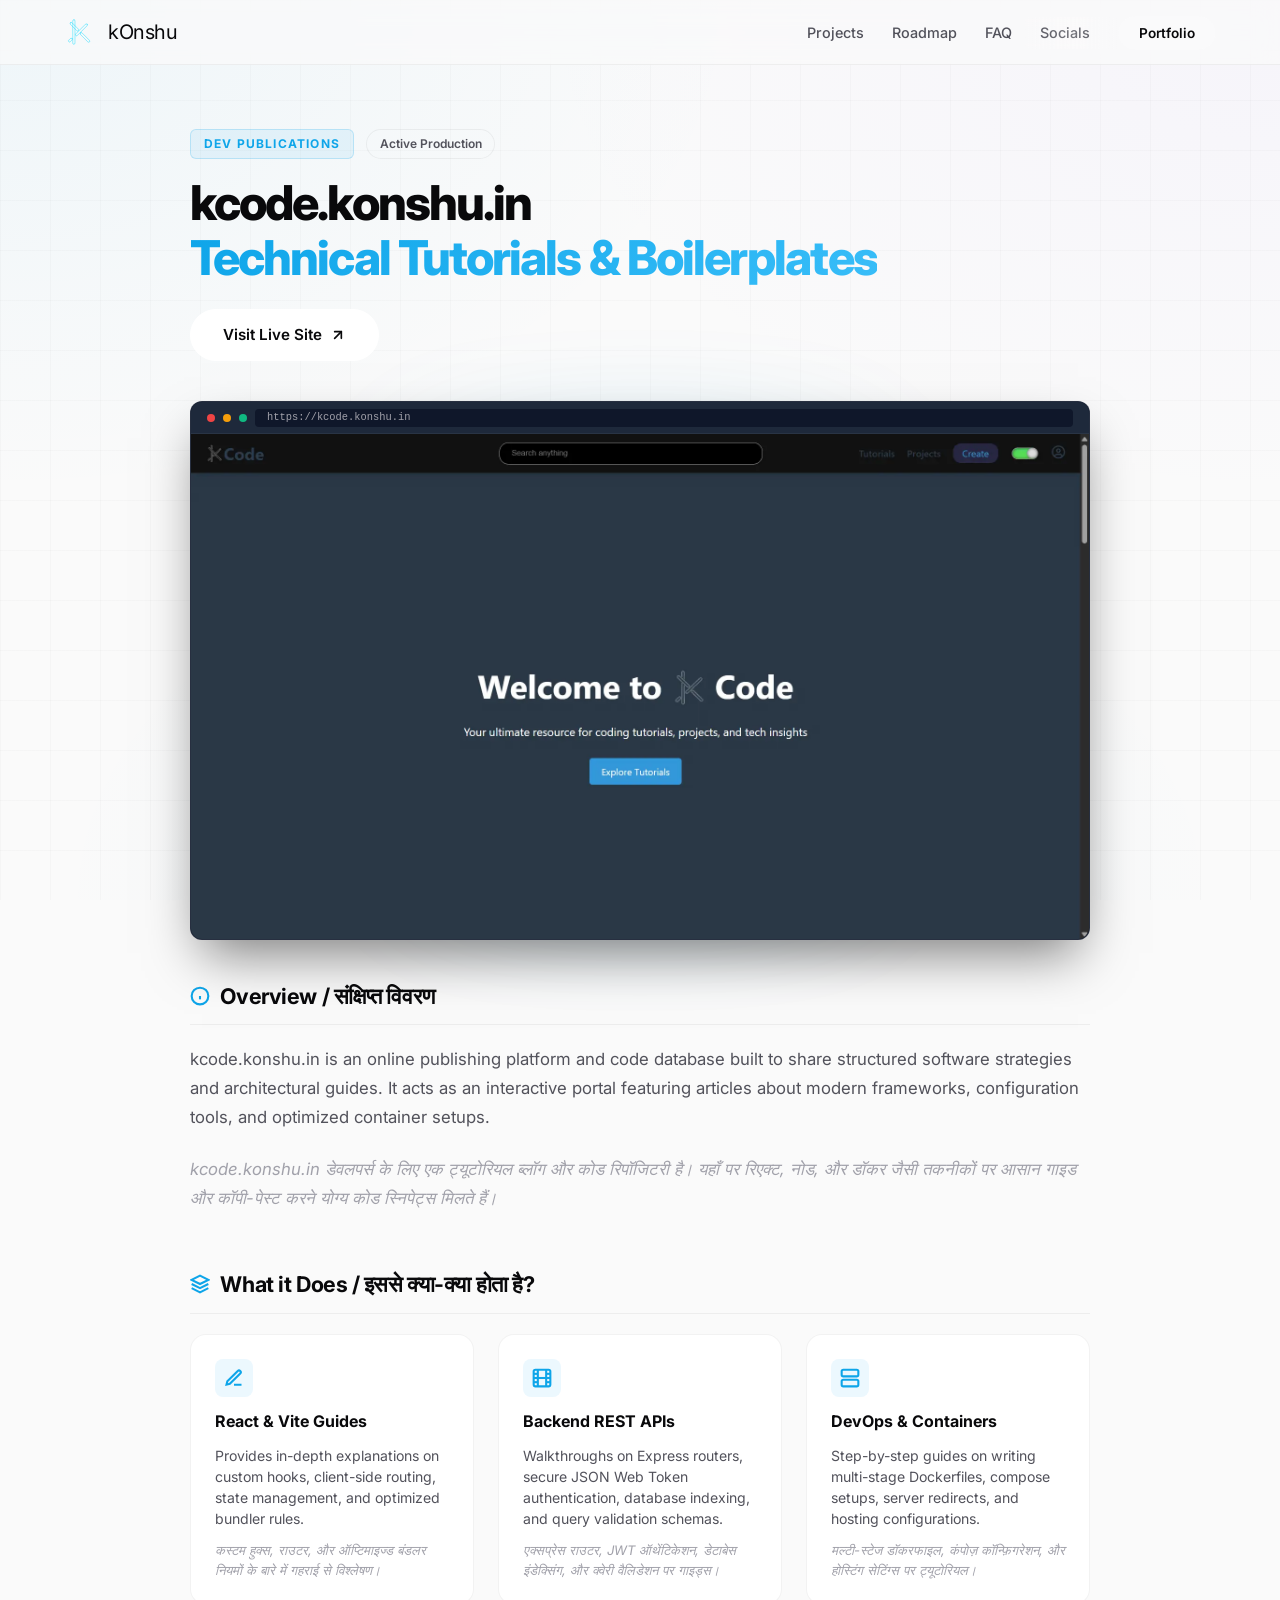
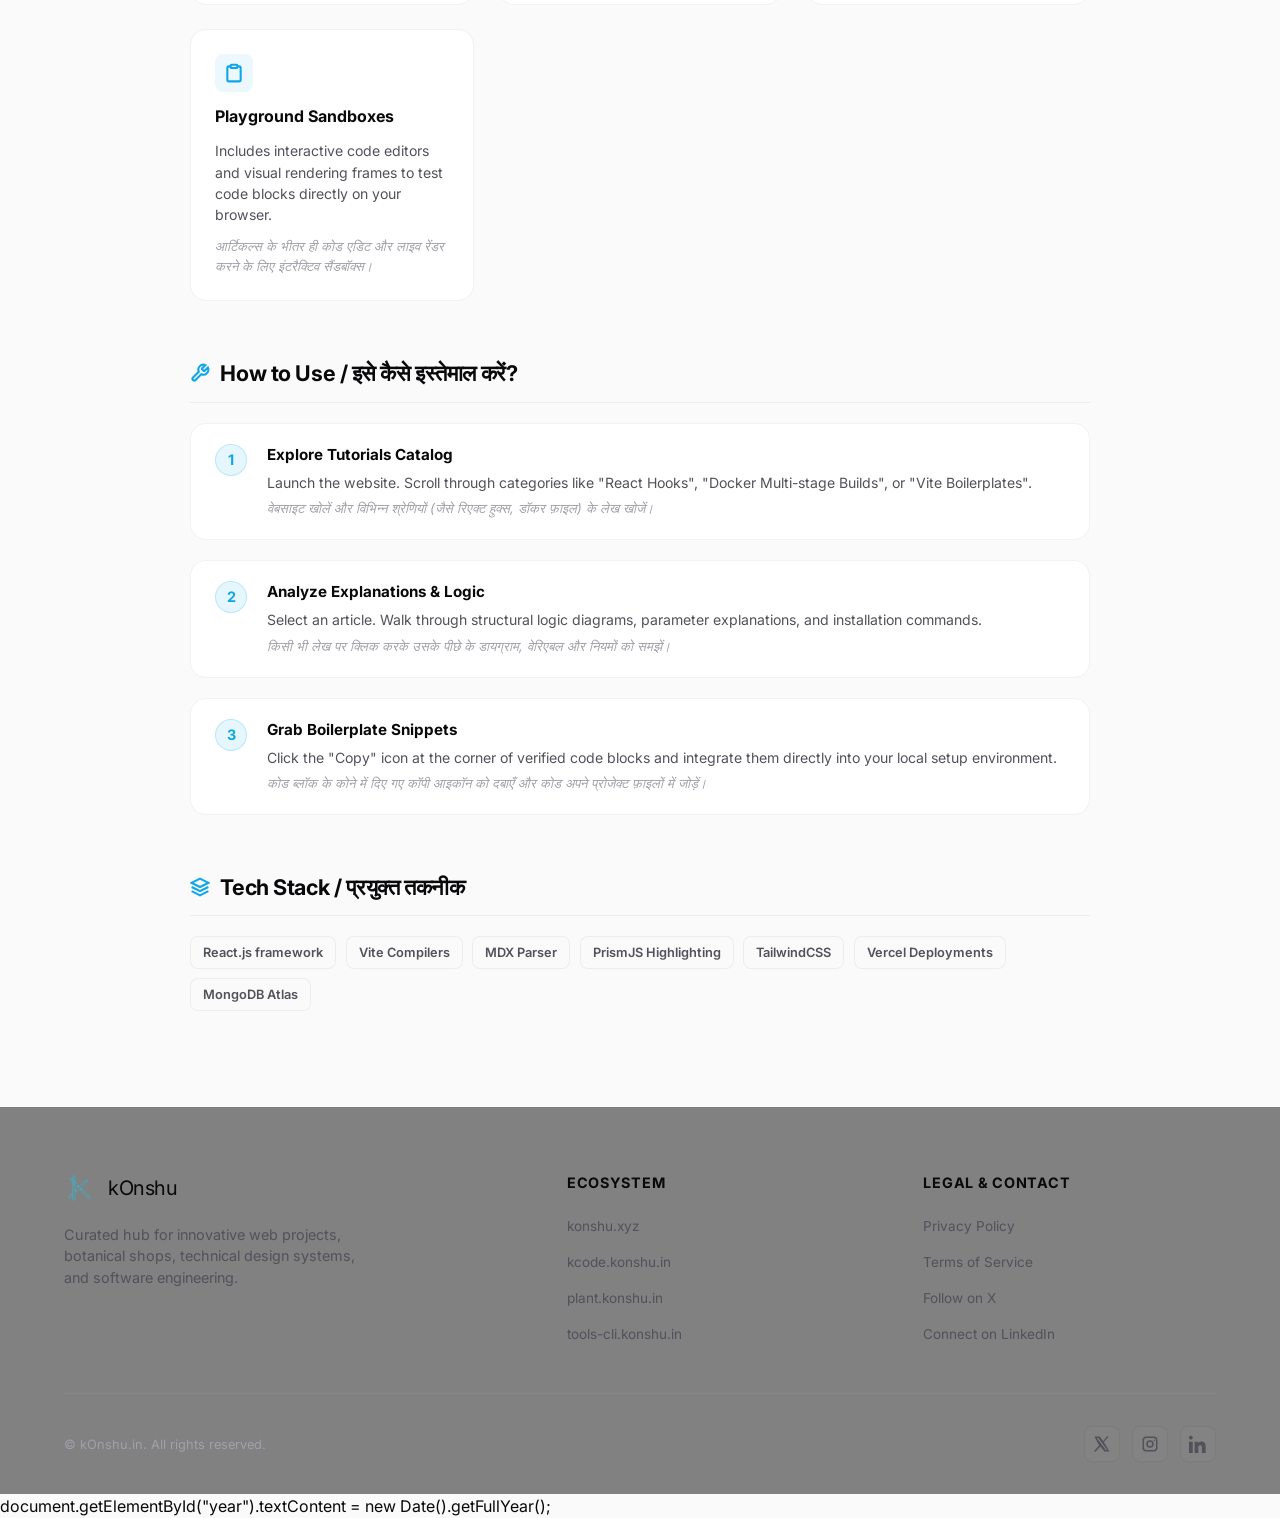
<file: kcode.html>
<!doctype html>
<html lang="en">
  <head>
    <meta charset="utf-8" />
    <meta name="viewport" content="width=device-width, initial-scale=1" />
    <title>kcode.konshu.in | Technical Programming Blog & Boilerplates | kOnshu 🍳</title>

    <meta
      name="description"
      content="Detailed guide, features, and setup instructions for kcode.konshu.in, an online developer publication database for React, Vite, Node.js, and DevOps boilerplates."
    />
    <meta name="keywords" content="kcode.konshu.in, programming blog, react tutorials, vite config boilerplate, node.js API setups, docker containers guide, code snippet sandbox, developer cheat sheets, kOnshu" />
    <meta name="author" content="Karan" />
    <meta name="theme-color" content="#0ea5e9" />
    <meta name="robots" content="index, follow" />
    <link rel="canonical" href="https://konshu.in/kcode.html" />

    <!-- Open Graph / Facebook -->
    <meta property="og:title" content="kcode.konshu.in | Technical Blog & Code Snippets" />
    <meta
      property="og:description"
      content="Discover tutorials on React, Vite, Node, and DevOps. Access clean boilerplates and interactive playground code sandboxes on kcode.konshu.in."
    />
    <meta property="og:type" content="article" />
    <meta property="og:url" content="https://konshu.in/kcode.html" />
    <meta property="og:image" content="https://konshu.in/k_code.webp" />
    <meta property="og:site_name" content="kOnshu" />

    <!-- Twitter -->
    <meta name="twitter:card" content="summary_large_image" />
    <meta name="twitter:site" content="@karan_k_code" />
    <meta name="twitter:creator" content="@karan_k_code" />
    <meta name="twitter:title" content="kcode.konshu.in | Developer Tutorials & Snippets" />
    <meta
      name="twitter:description"
      content="Read technical tutorials and bootstrap environments instantly with copy-paste code blocks."
    />
    <meta name="twitter:image" content="https://konshu.in/k_code.webp" />

    <!-- JSON-LD Structured Data -->
    <script type="application/ld+json">
      {
        "@context": "https://schema.org",
        "@type": "TechArticle",
        "headline": "kcode.konshu.in Ecosystem Overview",
        "description": "Technical description of the kcode blog site hosting web development tutorials, Docker templates, and code playground blocks.",
        "url": "https://konshu.in/kcode.html",
        "mainEntityOfPage": {
          "@type": "WebPage",
          "@id": "https://konshu.in/kcode.html"
        },
        "author": {
          "@type": "Person",
          "name": "Karan"
        },
        "publisher": {
          "@type": "Organization",
          "name": "kOnshu",
          "logo": {
            "@type": "ImageObject",
            "url": "https://konshu.in/k_logo.webp"
          }
        }
      }
    </script>

    <link rel="icon" href="k_logo.webp" type="image/x-icon" />

    <link
      href="https://fonts.googleapis.com/css2?family=Inter:wght@300;400;500;600;700;800&display=swap"
      rel="stylesheet"
    />
    <link rel="stylesheet" href="styles.css" />

    <style>
      .details-container {
        max-width: 900px;
        margin: 4rem auto 6rem auto;
      }

      .back-btn-row {
        margin-bottom: 2rem;
      }

      .detail-header {
        display: flex;
        flex-direction: column;
        gap: 1rem;
        margin-bottom: 2.5rem;
      }

      .detail-badge-row {
        display: flex;
        align-items: center;
        gap: 0.75rem;
        flex-wrap: wrap;
      }

      .project-badge {
        font-size: 0.75rem;
        font-weight: 700;
        text-transform: uppercase;
        letter-spacing: 0.1em;
        padding: 0.3rem 0.8rem;
        border-radius: 6px;
        background: rgba(14, 165, 233, 0.08);
        color: var(--brand);
        border: 1px solid rgba(14, 165, 233, 0.2);
      }

      .status-pill {
        font-size: 0.75rem;
        font-weight: 600;
        padding: 0.3rem 0.8rem;
        border-radius: 999px;
        background: rgba(255, 255, 255, 0.03);
        border: 1px solid var(--card-border);
        color: var(--text-secondary);
      }

      .detail-title {
        font-size: clamp(2rem, 5vw, 3rem);
        font-weight: 800;
        letter-spacing: -0.04em;
        line-height: 1.15;
      }

      .action-bar {
        display: flex;
        gap: 1rem;
        margin-top: 0.5rem;
      }

      /* Mockup preview image */
      .preview-container {
        margin: 2.5rem 0;
        position: relative;
      }

      .preview-glow {
        position: absolute;
        inset: -20px;
        border-radius: 24px;
        filter: blur(40px);
        opacity: 0.15;
        z-index: -1;
        pointer-events: none;
        background: radial-gradient(circle, var(--brand) 0%, transparent 70%);
      }

      /* Rich section blocks */
      .info-section {
        margin-bottom: 3.5rem;
      }

      .info-section h2 {
        font-size: 1.35rem;
        font-weight: 700;
        letter-spacing: -0.02em;
        margin-bottom: 1.25rem;
        color: var(--text-primary);
        display: flex;
        align-items: center;
        gap: 0.65rem;
        border-bottom: 1px solid var(--card-border);
        padding-bottom: 0.75rem;
      }

      .info-section h2 svg {
        color: var(--brand);
      }

      .section-description {
        font-size: 1.05rem;
        color: var(--text-secondary);
        line-height: 1.7;
        margin-bottom: 1.5rem;
      }

      /* What it does: Grid */
      .features-grid {
        display: grid;
        grid-template-columns: repeat(auto-fit, minmax(250px, 1fr));
        gap: 1.5rem;
        margin-top: 1rem;
      }

      .feature-card {
        background: var(--card);
        border: 1px solid var(--card-border);
        border-radius: 16px;
        padding: 1.5rem;
        display: flex;
        flex-direction: column;
        gap: 0.75rem;
        transition: all var(--transition-fast);
      }

      .feature-card:hover {
        border-color: rgba(255, 255, 255, 0.12);
        transform: translateY(-2px);
      }

      .feature-icon-wrapper {
        width: 38px;
        height: 38px;
        border-radius: 8px;
        display: flex;
        align-items: center;
        justify-content: center;
        background: rgba(14, 165, 233, 0.08);
        color: var(--brand);
      }

      .feature-title {
        font-size: 1rem;
        font-weight: 700;
        color: var(--text-primary);
      }

      .feature-desc {
        font-size: 0.88rem;
        color: var(--text-secondary);
        line-height: 1.5;
      }

      /* How to use: Steps */
      .steps-list {
        display: flex;
        flex-direction: column;
        gap: 1.25rem;
      }

      .step-item {
        background: var(--card);
        border: 1px solid var(--card-border);
        border-radius: 16px;
        padding: 1.25rem 1.5rem;
        display: flex;
        gap: 1.25rem;
        align-items: flex-start;
      }

      .step-number {
        width: 32px;
        height: 32px;
        border-radius: 50%;
        display: flex;
        align-items: center;
        justify-content: center;
        font-size: 0.9rem;
        font-weight: 700;
        flex-shrink: 0;
        background: rgba(14, 165, 233, 0.1);
        color: var(--brand);
        border: 1px solid rgba(14, 165, 233, 0.2);
      }

      .step-text {
        display: flex;
        flex-direction: column;
        gap: 0.35rem;
      }

      .step-heading {
        font-size: 0.95rem;
        font-weight: 700;
        color: var(--text-primary);
      }

      .step-instruction {
        font-size: 0.88rem;
        color: var(--text-secondary);
        line-height: 1.55;
      }

      .step-hindi-translation {
        font-size: 0.82rem;
        color: var(--text-muted);
        line-height: 1.5;
        font-style: italic;
      }

      /* Tech tags */
      .details-tech-tags {
        display: flex;
        flex-wrap: wrap;
        gap: 0.6rem;
        margin-top: 0.5rem;
      }

      .details-tech-tag {
        font-size: 0.8rem;
        font-weight: 600;
        padding: 0.35rem 0.75rem;
        border-radius: 8px;
        background: rgba(255, 255, 255, 0.02);
        border: 1px solid var(--card-border);
        color: var(--text-secondary);
        transition: all var(--transition-fast);
      }

      .details-tech-tag:hover {
        background: rgba(255, 255, 255, 0.05);
        color: var(--text-primary);
        border-color: rgba(255, 255, 255, 0.12);
      }

      @media (max-width: 640px) {
        .action-bar {
          flex-direction: column;
        }
        .action-bar .btn {
          width: 100%;
        }
      }
    </style>
  </head>
  <body>
    <!-- Background Animated Auras -->
    <div class="aura aura-1" aria-hidden="true"></div>
    <div class="aura aura-2" aria-hidden="true"></div>

    <!-- Floating Navbar -->
    <header class="nav-header">
      <div class="container nav-container">
        <a href="index.html" class="logo" aria-label="kOnshu Home">
          <div class="logo-badge">
            <img src="./logo.svg" alt="kOnshu Logo" />
          </div>
          <span>kOnshu</span>
        </a>
        <nav aria-label="Primary navigation">
          <ul class="nav-menu">
            <li><a href="index.html#projects" class="nav-link">Projects</a></li>
            <li><a href="index.html#roadmap" class="nav-link">Roadmap</a></li>
            <li><a href="index.html#faq" class="nav-link">FAQ</a></li>
            <li>
              <a
                href="https://x.com/karan_k_code"
                target="_blank"
                rel="noopener noreferrer"
                class="nav-link"
                >Socials</a
              >
            </li>
            <li>
              <a
                href="https://karan.konshu.in"
                target="_blank"
                rel="noopener noreferrer"
                class="nav-btn"
                >Portfolio</a
              >
            </li>
          </ul>
        </nav>
      </div>
    </header>

    <main class="container">
      <div class="details-container">
        <!-- Header -->
        <div class="detail-header">
          <div class="detail-badge-row">
            <span class="project-badge">Dev Publications</span>
            <span class="status-pill">Active Production</span>
          </div>
          <h1 class="detail-title">
            kcode.konshu.in <br />
            <span class="gradient-text" style="background: var(--brand-gradient); -webkit-background-clip: text; -webkit-text-fill-color: transparent;">Technical Tutorials & Boilerplates</span>
          </h1>
          <div class="action-bar">
            <a href="https://kcode.konshu.in" target="_blank" rel="noopener noreferrer" class="btn btn-primary" style="background: #ffffff; color: #09090b; border-color: #ffffff;">
              Visit Live Site
              <svg width="16" height="16" viewBox="0 0 24 24" fill="none" stroke="currentColor" stroke-width="2.5" stroke-linecap="round" stroke-linejoin="round">
                <line x1="7" y1="17" x2="17" y2="7"></line>
                <polyline points="7 7 17 7 17 17"></polyline>
              </svg>
            </a>
          </div>
        </div>

        <!-- Screenshot Preview -->
        <div class="preview-container">
          <div class="preview-glow"></div>
          <div class="browser-mockup">
            <div class="browser-bar">
              <div class="browser-dot dot-red"></div>
              <div class="browser-dot dot-yellow"></div>
              <div class="browser-dot dot-green"></div>
              <div class="browser-address">https://kcode.konshu.in</div>
            </div>
            <div class="browser-screen">
              <img src="k_code.webp" alt="kcode.konshu.in interface preview" />
            </div>
          </div>
        </div>

        <!-- Overview Section -->
        <div class="info-section">
          <h2>
            <svg width="20" height="20" viewBox="0 0 24 24" fill="none" stroke="currentColor" stroke-width="2.5"><circle cx="12" cy="12" r="10"></circle><line x1="12" y1="16" x2="12" y2="12"></line><line x1="12" y1="8" x2="12.01" y2="8"></line></svg>
            Overview / संक्षिप्त विवरण
          </h2>
          <p class="section-description">
            kcode.konshu.in is an online publishing platform and code database built to share structured software strategies and architectural guides. It acts as an interactive portal featuring articles about modern frameworks, configuration tools, and optimized container setups.
          </p>
          <p class="section-description" style="font-style: italic; color: var(--text-muted);">
            kcode.konshu.in डेवलपर्स के लिए एक ट्यूटोरियल ब्लॉग और कोड रिपॉजिटरी है। यहाँ पर रिएक्ट, नोड, और डॉकर जैसी तकनीकों पर आसान गाइड और कॉपी-पेस्ट करने योग्य कोड स्निपेट्स मिलते हैं।
          </p>
        </div>

        <!-- What it does Section -->
        <div class="info-section">
          <h2>
            <svg width="20" height="20" viewBox="0 0 24 24" fill="none" stroke="currentColor" stroke-width="2.5"><polygon points="12 2 2 7 12 12 22 7 12 2"></polygon><polyline points="2 17 12 22 22 17"></polyline><polyline points="2 12 12 17 22 12"></polyline></svg>
            What it Does / इससे क्या-क्या होता है?
          </h2>
          <div class="features-grid">
            <div class="feature-card">
              <div class="feature-icon-wrapper">
                <svg width="20" height="20" viewBox="0 0 24 24" fill="none" stroke="currentColor" stroke-width="2.5"><path d="M12 20h9M16.5 3.5a2.12 2.12 0 0 1 3 3L7 19l-4 1 1-4Z"></path></svg>
              </div>
              <div class="feature-title">React & Vite Guides</div>
              <div class="feature-desc">Provides in-depth explanations on custom hooks, client-side routing, state management, and optimized bundler rules.</div>
              <div class="step-hindi-translation">कस्टम हुक्स, राउटर, और ऑप्टिमाइज्ड बंडलर नियमों के बारे में गहराई से विश्लेषण।</div>
            </div>

            <div class="feature-card">
              <div class="feature-icon-wrapper">
                <svg width="20" height="20" viewBox="0 0 24 24" fill="none" stroke="currentColor" stroke-width="2.5"><rect x="2" y="2" width="20" height="20" rx="2.18" ry="2.18"></rect><line x1="7" y1="2" x2="7" y2="22"></line><line x1="17" y1="2" x2="17" y2="22"></line><line x1="2" y1="12" x2="22" y2="12"></line><line x1="2" y1="7" x2="7" y2="7"></line><line x1="2" y1="17" x2="7" y2="17"></line><line x1="17" y1="17" x2="22" y2="17"></line><line x1="17" y1="7" x2="22" y2="7"></line></svg>
              </div>
              <div class="feature-title">Backend REST APIs</div>
              <div class="feature-desc">Walkthroughs on Express routers, secure JSON Web Token authentication, database indexing, and query validation schemas.</div>
              <div class="step-hindi-translation">एक्सप्रेस राउटर, JWT ऑथेंटिकेशन, डेटाबेस इंडेक्सिंग, और क्वेरी वैलिडेशन पर गाइड्स।</div>
            </div>

            <div class="feature-card">
              <div class="feature-icon-wrapper">
                <svg width="20" height="20" viewBox="0 0 24 24" fill="none" stroke="currentColor" stroke-width="2.5"><rect x="2" y="2" width="20" height="8" rx="2" ry="2"></rect><rect x="2" y="14" width="20" height="8" rx="2" ry="2"></rect><line x1="6" y1="6" x2="6.01" y2="6"></line><line x1="6" y1="18" x2="6.01" y2="18"></line></svg>
              </div>
              <div class="feature-title">DevOps & Containers</div>
              <div class="feature-desc">Step-by-step guides on writing multi-stage Dockerfiles, compose setups, server redirects, and hosting configurations.</div>
              <div class="step-hindi-translation">मल्टी-स्टेज डॉकरफाइल, कंपोज़ कॉन्फ़िगरेशन, और होस्टिंग सेटिंग्स पर ट्यूटोरियल।</div>
            </div>

            <div class="feature-card">
              <div class="feature-icon-wrapper">
                <svg width="20" height="20" viewBox="0 0 24 24" fill="none" stroke="currentColor" stroke-width="2.5"><path d="M16 4h2a2 2 0 0 1 2 2v14a2 2 0 0 1-2 2H6a2 2 0 0 1-2-2V6a2 2 0 0 1 2-2h2"></path><rect x="8" y="2" width="8" height="4" rx="1" ry="1"></rect></svg>
              </div>
              <div class="feature-title">Playground Sandboxes</div>
              <div class="feature-desc">Includes interactive code editors and visual rendering frames to test code blocks directly on your browser.</div>
              <div class="step-hindi-translation">आर्टिकल्स के भीतर ही कोड एडिट और लाइव रेंडर करने के लिए इंटरैक्टिव सैंडबॉक्स।</div>
            </div>
          </div>
        </div>

        <!-- How to Use Section -->
        <div class="info-section">
          <h2>
            <svg width="20" height="20" viewBox="0 0 24 24" fill="none" stroke="currentColor" stroke-width="2.5"><path d="M14.7 6.3a1 1 0 0 0 0 1.4l1.6 1.6a1 1 0 0 0 1.4 0l3.77-3.77a6 6 0 0 1-7.94 7.94l-6.91 6.91a2.12 2.12 0 0 1-3-3l6.91-6.91a6 6 0 0 1 7.94-7.94l-3.76 3.76z"></path></svg>
            How to Use / इसे कैसे इस्तेमाल करें?
          </h2>
          <div class="steps-list">
            <div class="step-item">
              <div class="step-number">1</div>
              <div class="step-text">
                <span class="step-heading">Explore Tutorials Catalog</span>
                <span class="step-instruction">Launch the website. Scroll through categories like "React Hooks", "Docker Multi-stage Builds", or "Vite Boilerplates".</span>
                <span class="step-hindi-translation">वेबसाइट खोलें और विभिन्न श्रेणियों (जैसे रिएक्ट हुक्स, डॉकर फ़ाइल) के लेख खोजें।</span>
              </div>
            </div>

            <div class="step-item">
              <div class="step-number">2</div>
              <div class="step-text">
                <span class="step-heading">Analyze Explanations & Logic</span>
                <span class="step-instruction">Select an article. Walk through structural logic diagrams, parameter explanations, and installation commands.</span>
                <span class="step-hindi-translation">किसी भी लेख पर क्लिक करके उसके पीछे के डायग्राम, वेरिएबल और नियमों को समझें।</span>
              </div>
            </div>

            <div class="step-item">
              <div class="step-number">3</div>
              <div class="step-text">
                <span class="step-heading">Grab Boilerplate Snippets</span>
                <span class="step-instruction">Click the "Copy" icon at the corner of verified code blocks and integrate them directly into your local setup environment.</span>
                <span class="step-hindi-translation">कोड ब्लॉक के कोने में दिए गए कॉपी आइकॉन को दबाएँ और कोड अपने प्रोजेक्ट फ़ाइलों में जोड़ें।</span>
              </div>
            </div>
          </div>
        </div>

        <!-- Tech Stack Section -->
        <div class="info-section">
          <h2>
            <svg width="20" height="20" viewBox="0 0 24 24" fill="none" stroke="currentColor" stroke-width="2.5"><polygon points="12 2 2 7 12 12 22 7 12 2"></polygon><polyline points="2 17 12 22 22 17"></polyline><polyline points="2 12 12 17 22 12"></polyline></svg>
            Tech Stack / प्रयुक्त तकनीक
          </h2>
          <div class="details-tech-tags">
            <span class="details-tech-tag">React.js framework</span>
            <span class="details-tech-tag">Vite Compilers</span>
            <span class="details-tech-tag">MDX Parser</span>
            <span class="details-tech-tag">PrismJS Highlighting</span>
            <span class="details-tech-tag">TailwindCSS</span>
            <span class="details-tech-tag">Vercel Deployments</span>
            <span class="details-tech-tag">MongoDB Atlas</span>
          </div>
        </div>
      </div>
    </main>

    <!-- Footer -->
    <footer class="global-footer">
      <div class="container">
        <div class="footer-top">
          <div class="footer-brand">
            <a href="index.html" class="logo" aria-label="kOnshu Home">
              <div class="logo-badge">
                <img src="./logo.svg" alt="kOnshu Logo" />
              </div>
              <span>kOnshu</span>
            </a>
            <p>
              Curated hub for innovative web projects, botanical shops,
              technical design systems, and software engineering.
            </p>
          </div>
          <div class="footer-links-group">
            <span class="footer-links-title">Ecosystem</span>
            <ul class="footer-links">
              <li><a href="https://konshu.xyz" target="_blank" rel="noopener noreferrer">konshu.xyz</a></li>
              <li><a href="https://kcode.konshu.in" target="_blank" rel="noopener noreferrer">kcode.konshu.in</a></li>
              <li><a href="https://plant.konshu.in" target="_blank" rel="noopener noreferrer">plant.konshu.in</a></li>
              <li><a href="https://tools-cli.konshu.in" target="_blank" rel="noopener noreferrer">tools-cli.konshu.in</a></li>
            </ul>
          </div>
          <div class="footer-links-group">
            <span class="footer-links-title">Legal & Contact</span>
            <ul class="footer-links">
              <li><a href="privacy.html">Privacy Policy</a></li>
              <li><a href="terms.html">Terms of Service</a></li>
              <li><a href="https://x.com/karan_k_code" target="_blank" rel="noopener noreferrer">Follow on X</a></li>
              <li><a href="https://www.linkedin.com/in/karan-k-code" target="_blank" rel="noopener noreferrer">Connect on LinkedIn</a></li>
            </ul>
          </div>
        </div>
        <div class="footer-bottom">
          <small>© <span id="year"></span> kOnshu.in. All rights reserved.</small>
          <div class="socials" aria-label="Social links">
            <a class="iconbtn" href="https://x.com/karan_k_code" target="_blank" rel="noopener noreferrer" aria-label="Follow on X" title="X">
              <svg width="18" height="18" viewBox="0 0 24 24" fill="currentColor">
                <path d="M18.244 2H21l-6.56 7.497L22 22h-6.828l-5.34-6.83L3.6 22H1l7.02-8.02L2 2h6.91l4.82 6.273L18.244 2Zm-1.21 18h1.894L7.06 4H5.07l11.965 16Z"/>
              </svg>
            </a>
            <a class="iconbtn" href="https://instagram.com/konshu.in" target="_blank" rel="noopener noreferrer" aria-label="Follow on Instagram" title="Instagram">
              <svg width="18" height="18" viewBox="0 0 24 24" fill="currentColor">
                <path d="M7 2h10a5 5 0 015 5v10a5 5 0 01-5 5H7a5 5 0 01-5-5V7a5 5 0 015-5Zm0 2a3 3 0 00-3 3v10a3 3 0 003 3h10a3 3 0 003-3V7a3 3 0 00-3-3H7Zm11 2a1 1 0 110 2 1 1 0 010-2ZM12 7a5 5 0 110 10 5 5 0 010-10Zm0 2a3 3 0 100 6 3 3 0 000-6Z"/>
              </svg>
            </a>
            <a class="iconbtn" href="https://www.linkedin.com/in/karan-k-code" target="_blank" rel="noopener noreferrer" aria-label="Connect on LinkedIn" title="LinkedIn">
              <svg width="18" height="18" viewBox="0 0 24 24" fill="currentColor">
                <path d="M4.98 3.5C4.98 4.88 3.87 6 2.5 6S0 4.88 0 3.5 1.12 1 2.5 1s2.48 1.12 2.48 2.5ZM0 8.98h4.99V24H0V8.98Zm7.49 0H12v2.06h.06c.63-1.2 2.17-2.46 4.47-2.46 4.78 0 5.67 3.15 5.67 7.25V24h-4.99v-6.77c0-1.61-.03-3.69-2.25-3.69-2.25 0-2.59 1.76-2.59 3.57V24H7.49V8.98Z"/>
              </svg>
            </a>
          </div>
        </div>
      </div>
    </footer

    <script>
      document.getElementById("year").textContent = new Date().getFullYear();
    </script>
  </body>
</html>
</file>
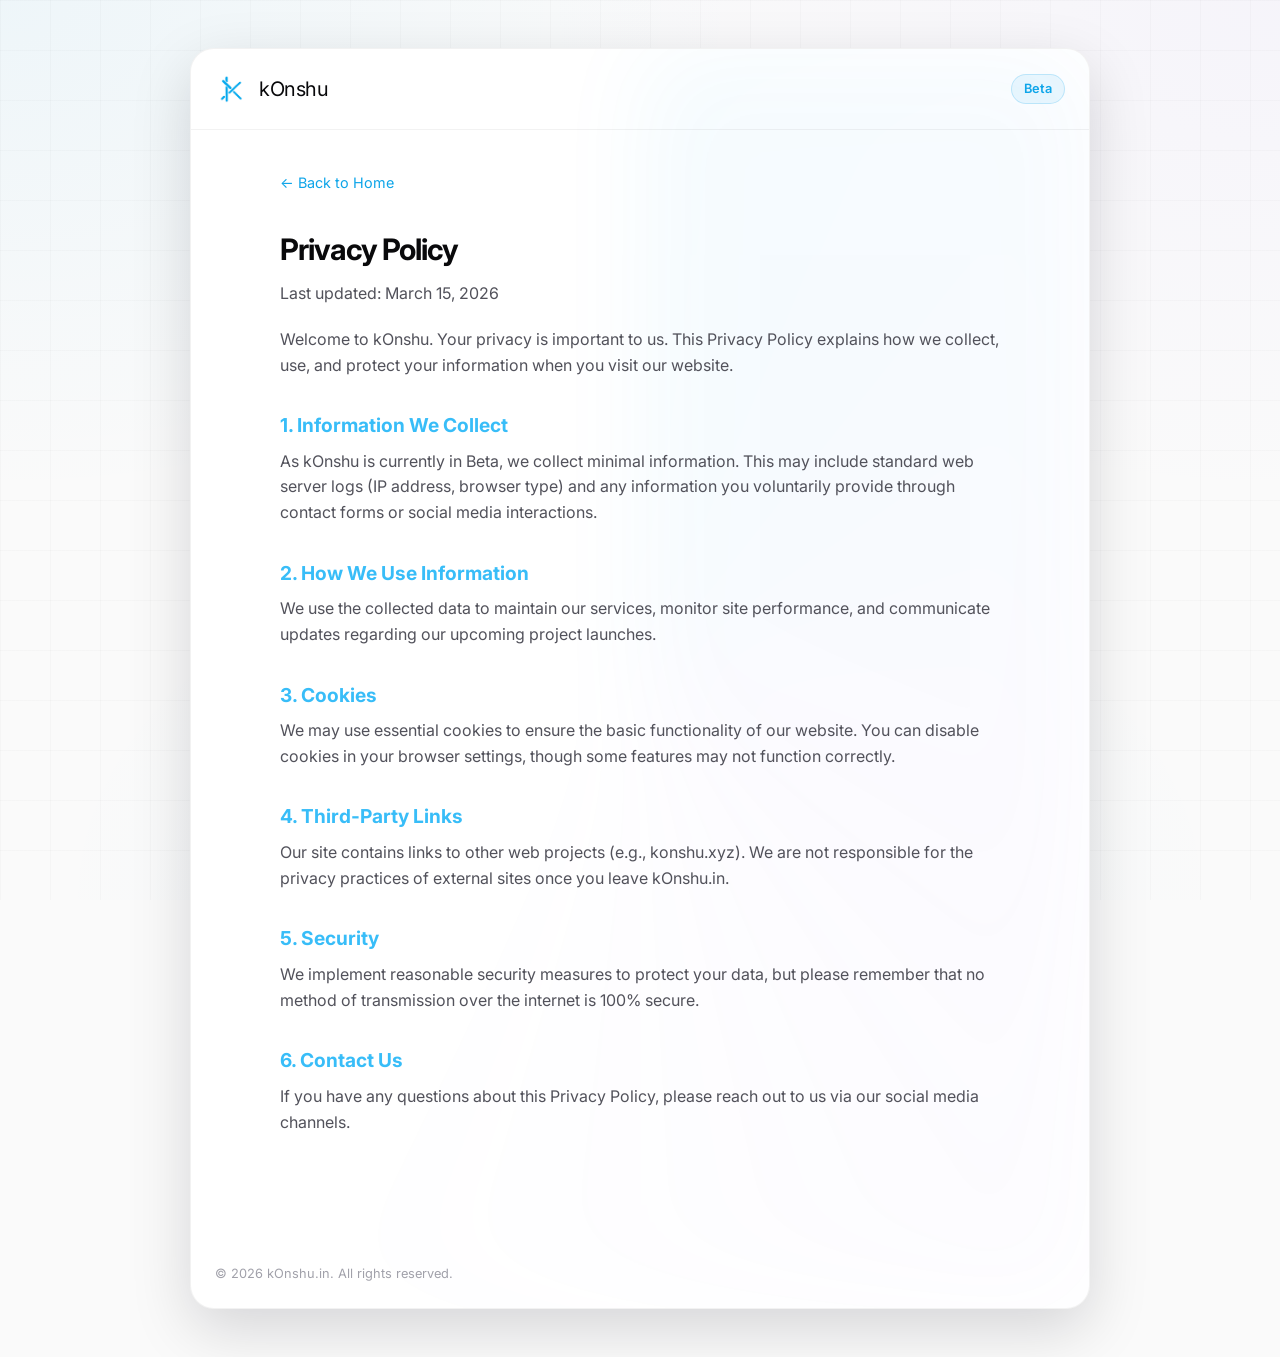
<file: privacy.html>
<!doctype html>
<html lang="en">
  <head>
    <meta charset="utf-8" />
    <meta name="viewport" content="width=device-width, initial-scale=1" />
    <title>Privacy Policy | kOnshu - Sandbox Web Ecosystem</title>

    <meta
      name="description"
      content="Read the Privacy Policy for kOnshu to understand how we protect and manage your personal data across our beta web applications and sandbox ecosystem."
    />
    <meta
      name="keywords"
      content="kOnshu privacy, privacy policy, user data protection, web sandbox security"
    />
    <meta name="robots" content="index, follow" />
    <link rel="canonical" href="https://konshu.in/privacy.html" />

    <!-- Open Graph -->
    <meta property="og:title" content="Privacy Policy | kOnshu" />
    <meta
      property="og:description"
      content="Ecosystem privacy terms and data safety information for kOnshu sandbox applications."
    />
    <meta property="og:type" content="website" />
    <meta property="og:url" content="https://konshu.in/privacy.html" />
    <meta property="og:image" content="https://konshu.in/logo.svg" />
    <meta property="og:site_name" content="kOnshu" />

    <!-- Twitter -->
    <meta name="twitter:card" content="summary_large_image" />
    <meta name="twitter:site" content="@karan_k_code" />
    <meta name="twitter:title" content="Privacy Policy | kOnshu" />
    <meta
      name="twitter:description"
      content="Ecosystem privacy terms and data safety information for kOnshu sandbox applications."
    />
    <meta name="twitter:image" content="https://konshu.in/logo.svg" />

    <link rel="icon" href="logo.svg" type="image/x-icon" />

    <link
      href="https://fonts.googleapis.com/css2?family=Inter:wght@300;400;600;800&display=swap"
      rel="stylesheet"
    />
    <link rel="stylesheet" href="styles.css" />
    <link rel="stylesheet" href="./projects/css/policy.css" />
    <style></style>
  </head>
  <body>
    <main class="container">
      <section class="card">
        <div class="glow" aria-hidden="true"></div>

        <header>
          <div class="logo" aria-label="YourBrand">
            <div class="logo-badge">
              <img src="./k_logo.webp" alt="kOnshu Logo" />
            </div>
            <span>kOnshu</span>
          </div>
          <div class="pill">Beta</div>
        </header>

        <div class="policy-content">
          <a href="index.html" class="back-link">← Back to Home</a>
          <h1>Privacy Policy</h1>
          <p>Last updated: March 15, 2026</p>

          <p>
            Welcome to kOnshu. Your privacy is important to us. This Privacy
            Policy explains how we collect, use, and protect your information
            when you visit our website.
          </p>

          <h2>1. Information We Collect</h2>
          <p>
            As kOnshu is currently in Beta, we collect minimal information. This
            may include standard web server logs (IP address, browser type) and
            any information you voluntarily provide through contact forms or
            social media interactions.
          </p>

          <h2>2. How We Use Information</h2>
          <p>
            We use the collected data to maintain our services, monitor site
            performance, and communicate updates regarding our upcoming project
            launches.
          </p>

          <h2>3. Cookies</h2>
          <p>
            We may use essential cookies to ensure the basic functionality of
            our website. You can disable cookies in your browser settings,
            though some features may not function correctly.
          </p>

          <h2>4. Third-Party Links</h2>
          <p>
            Our site contains links to other web projects (e.g., konshu.xyz). We
            are not responsible for the privacy practices of external sites once
            you leave kOnshu.in.
          </p>

          <h2>5. Security</h2>
          <p>
            We implement reasonable security measures to protect your data, but
            please remember that no method of transmission over the internet is
            100% secure.
          </p>

          <h2>6. Contact Us</h2>
          <p>
            If you have any questions about this Privacy Policy, please reach
            out to us via our social media channels.
          </p>
        </div>

        <div class="divider" aria-hidden="true"></div>

        <footer>
          <div class="footer-left">
            <small
              >© <span id="year"></span> kOnshu.in. All rights reserved.</small
            >
          </div>
        </footer>
      </section>
    </main>
    <script>
      document.getElementById("year").textContent = new Date().getFullYear();
    </script>
  </body>
</html>
</file>
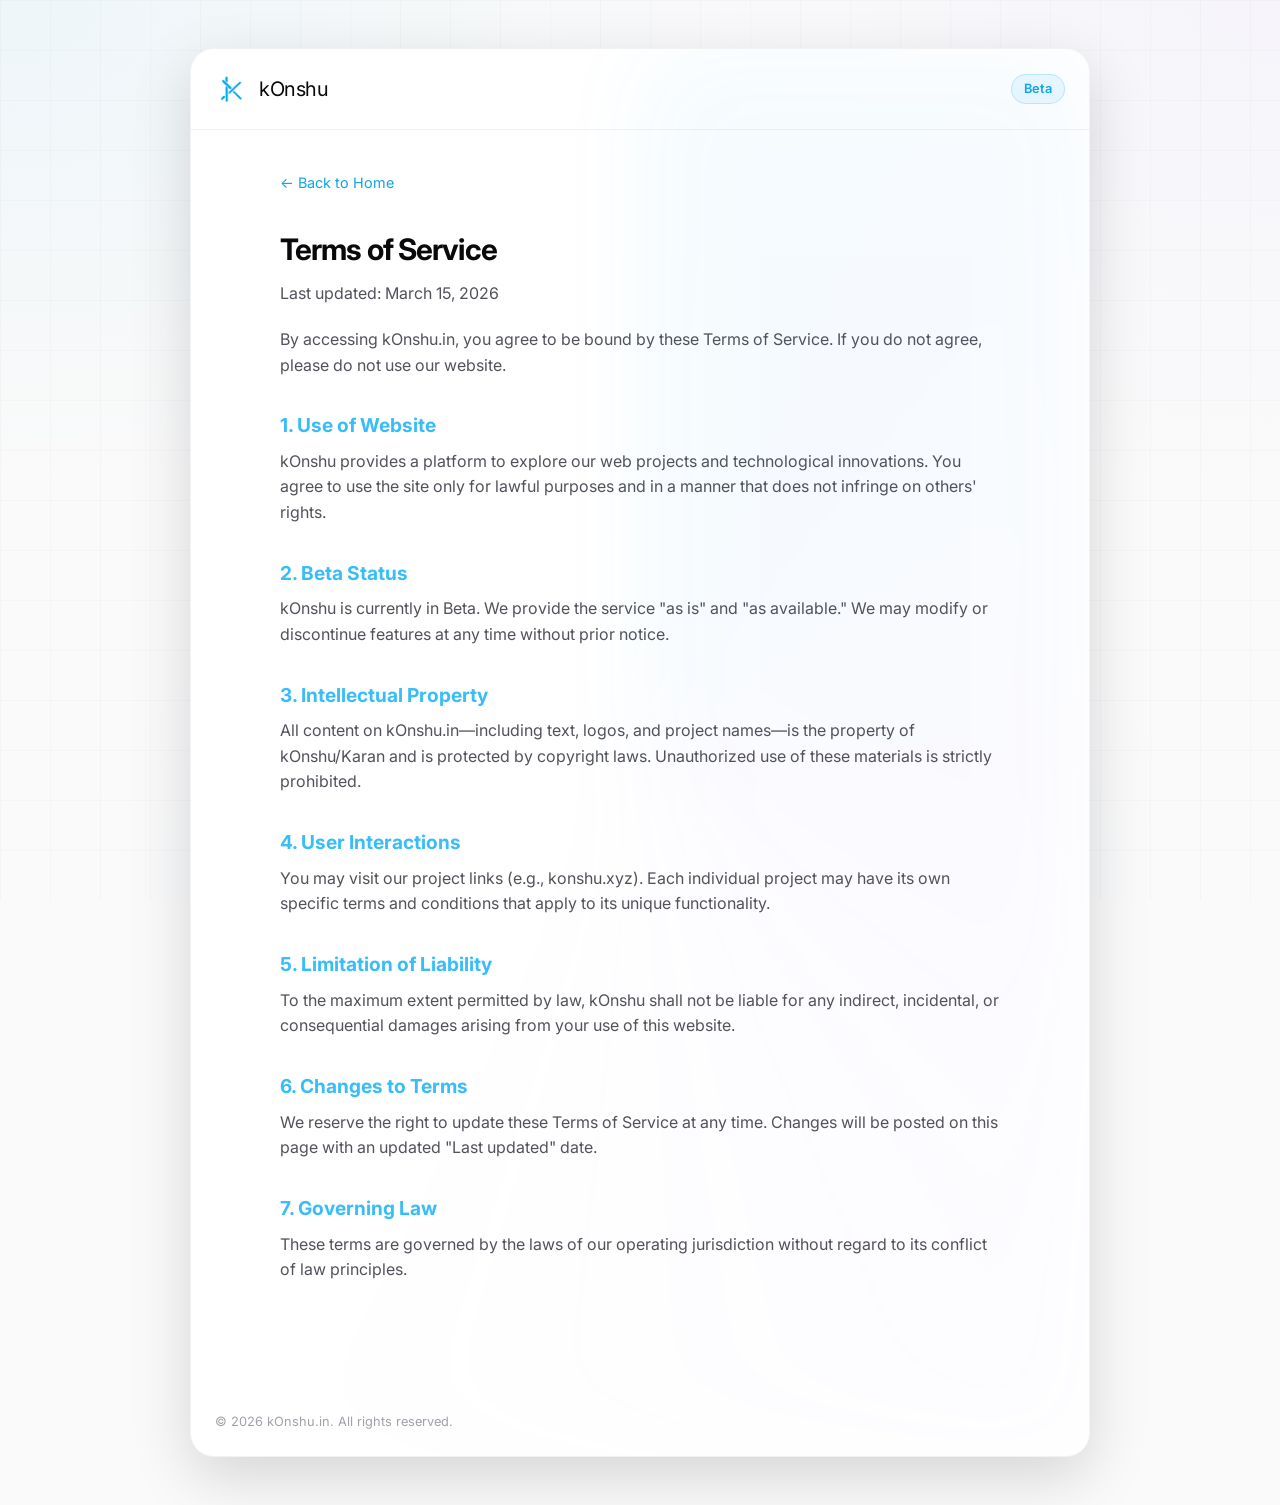
<file: terms.html>
<!doctype html>
<html lang="en">
  <head>
    <meta charset="utf-8" />
    <meta name="viewport" content="width=device-width, initial-scale=1" />
    <title>Terms of Service | kOnshu - Sandbox Web Ecosystem</title>

    <meta
      name="description"
      content="Read the Terms of Service for kOnshu detailing ecosystem usage terms, copyright guidelines, beta status disclosures, and developer sandbox policies."
    />
    <meta
      name="keywords"
      content="kOnshu terms, terms of service, developer guidelines, web sandbox terms"
    />
    <meta name="robots" content="index, follow" />
    <link rel="canonical" href="https://konshu.in/terms.html" />

    <!-- Open Graph -->
    <meta property="og:title" content="Terms of Service | kOnshu" />
    <meta
      property="og:description"
      content="Ecosystem terms of service, copyright notices, and usage guidelines for kOnshu sandbox platforms."
    />
    <meta property="og:type" content="website" />
    <meta property="og:url" content="https://konshu.in/terms.html" />
    <meta property="og:image" content="https://konshu.in/logo.svg" />
    <meta property="og:site_name" content="kOnshu" />

    <!-- Twitter -->
    <meta name="twitter:card" content="summary_large_image" />
    <meta name="twitter:site" content="@karan_k_code" />
    <meta name="twitter:title" content="Terms of Service | kOnshu" />
    <meta
      name="twitter:description"
      content="Ecosystem terms of service, copyright notices, and usage guidelines for kOnshu sandbox platforms."
    />
    <meta name="twitter:image" content="https://konshu.in/logo.svg" />

    <link rel="icon" href="logo.svg" type="image/x-icon" />

    <link
      href="https://fonts.googleapis.com/css2?family=Inter:wght@300;400;600;800&display=swap"
      rel="stylesheet"
    />
    <link rel="stylesheet" href="styles.css" />
    <link rel="stylesheet" href="./projects/css/policy.css" />
  </head>
  <body>
    <main class="container">
      <section class="card">
        <div class="glow" aria-hidden="true"></div>

        <header>
          <div class="logo" aria-label="YourBrand">
            <div class="logo-badge">
              <img src="./k_logo.webp" alt="kOnshu Logo" />
            </div>
            <span>kOnshu</span>
          </div>
          <div class="pill">Beta</div>
        </header>

        <div class="policy-content">
          <a href="index.html" class="back-link">← Back to Home</a>
          <h1>Terms of Service</h1>
          <p>Last updated: March 15, 2026</p>

          <p>
            By accessing kOnshu.in, you agree to be bound by these Terms of
            Service. If you do not agree, please do not use our website.
          </p>

          <h2>1. Use of Website</h2>
          <p>
            kOnshu provides a platform to explore our web projects and
            technological innovations. You agree to use the site only for lawful
            purposes and in a manner that does not infringe on others' rights.
          </p>

          <h2>2. Beta Status</h2>
          <p>
            kOnshu is currently in Beta. We provide the service "as is" and "as
            available." We may modify or discontinue features at any time
            without prior notice.
          </p>

          <h2>3. Intellectual Property</h2>
          <p>
            All content on kOnshu.in—including text, logos, and project names—is
            the property of kOnshu/Karan and is protected by copyright laws.
            Unauthorized use of these materials is strictly prohibited.
          </p>

          <h2>4. User Interactions</h2>
          <p>
            You may visit our project links (e.g., konshu.xyz). Each individual
            project may have its own specific terms and conditions that apply to
            its unique functionality.
          </p>

          <h2>5. Limitation of Liability</h2>
          <p>
            To the maximum extent permitted by law, kOnshu shall not be liable
            for any indirect, incidental, or consequential damages arising from
            your use of this website.
          </p>

          <h2>6. Changes to Terms</h2>
          <p>
            We reserve the right to update these Terms of Service at any time.
            Changes will be posted on this page with an updated "Last updated"
            date.
          </p>

          <h2>7. Governing Law</h2>
          <p>
            These terms are governed by the laws of our operating jurisdiction
            without regard to its conflict of law principles.
          </p>
        </div>

        <div class="divider" aria-hidden="true"></div>

        <footer>
          <div class="footer-left">
            <small
              >© <span id="year"></span> kOnshu.in. All rights reserved.</small
            >
          </div>
        </footer>
      </section>
    </main>
    <script>
      document.getElementById("year").textContent = new Date().getFullYear();
    </script>
  </body>
</html>
</file>
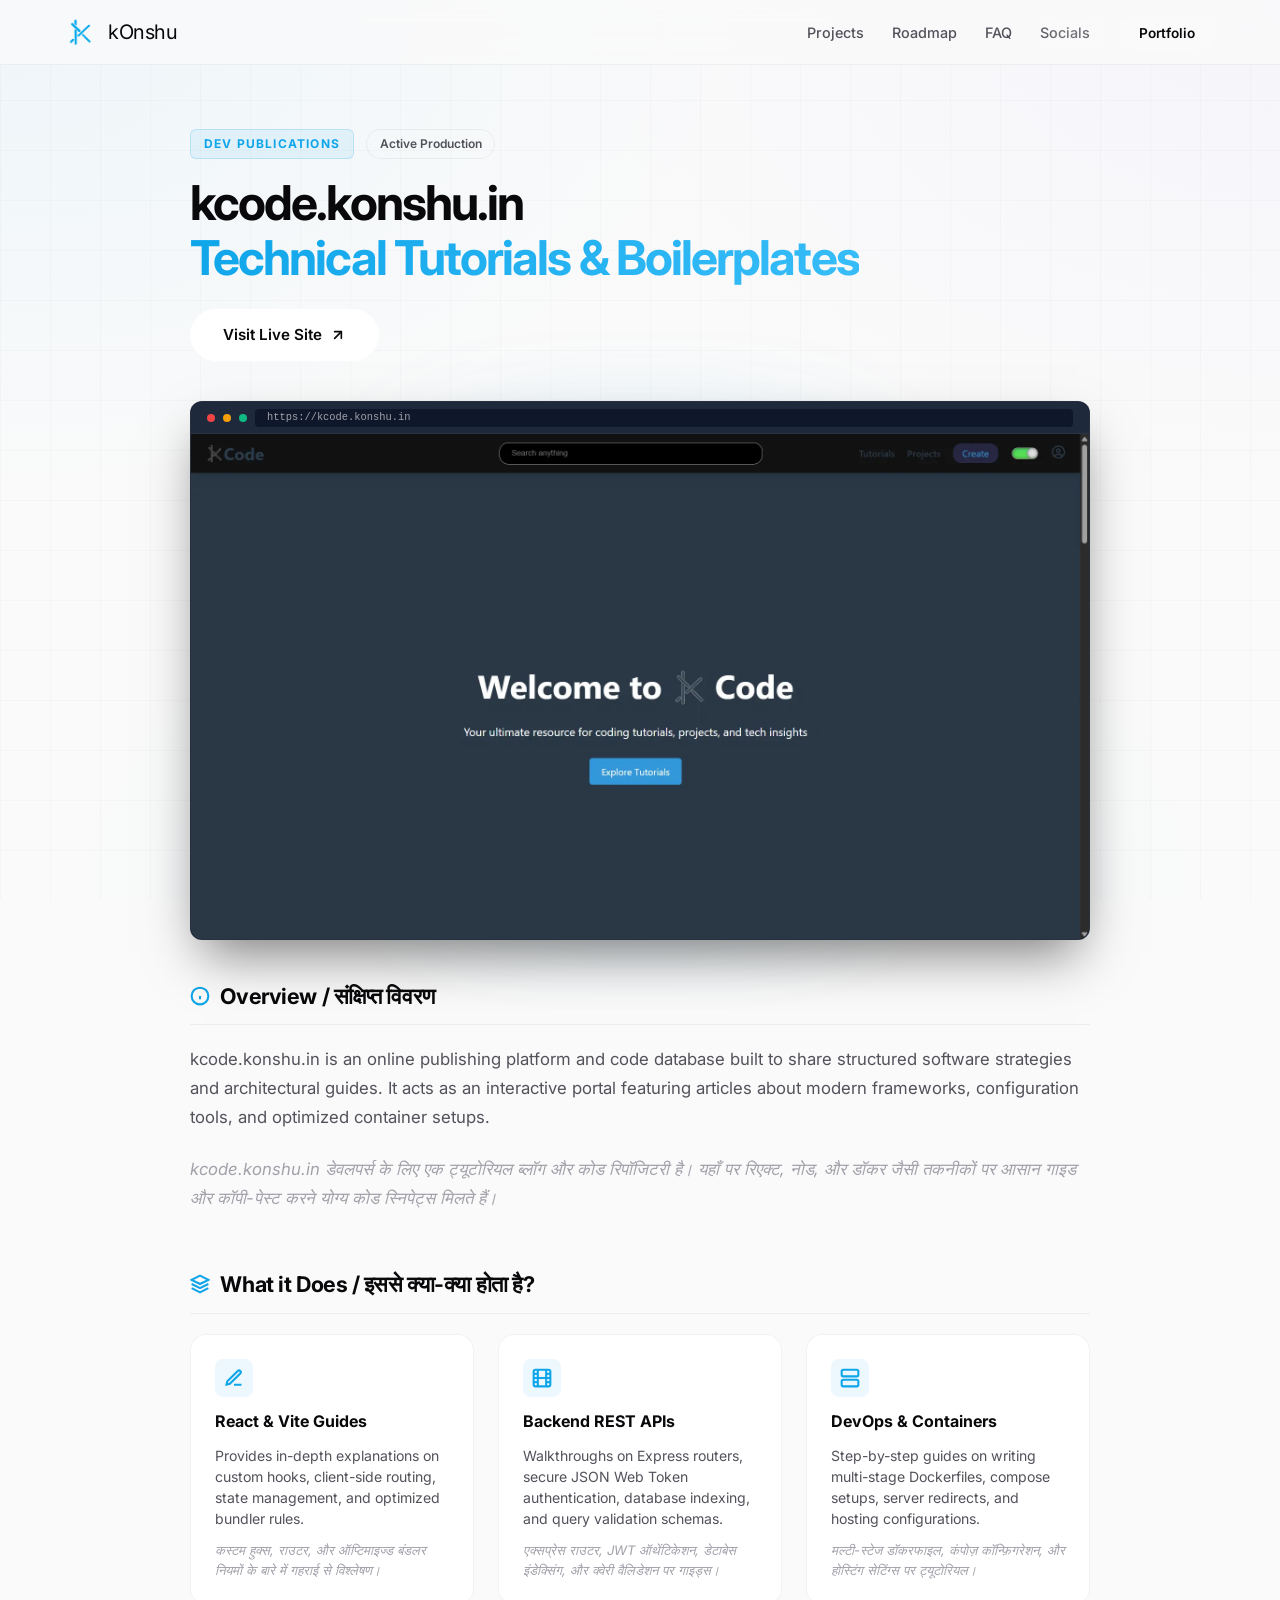
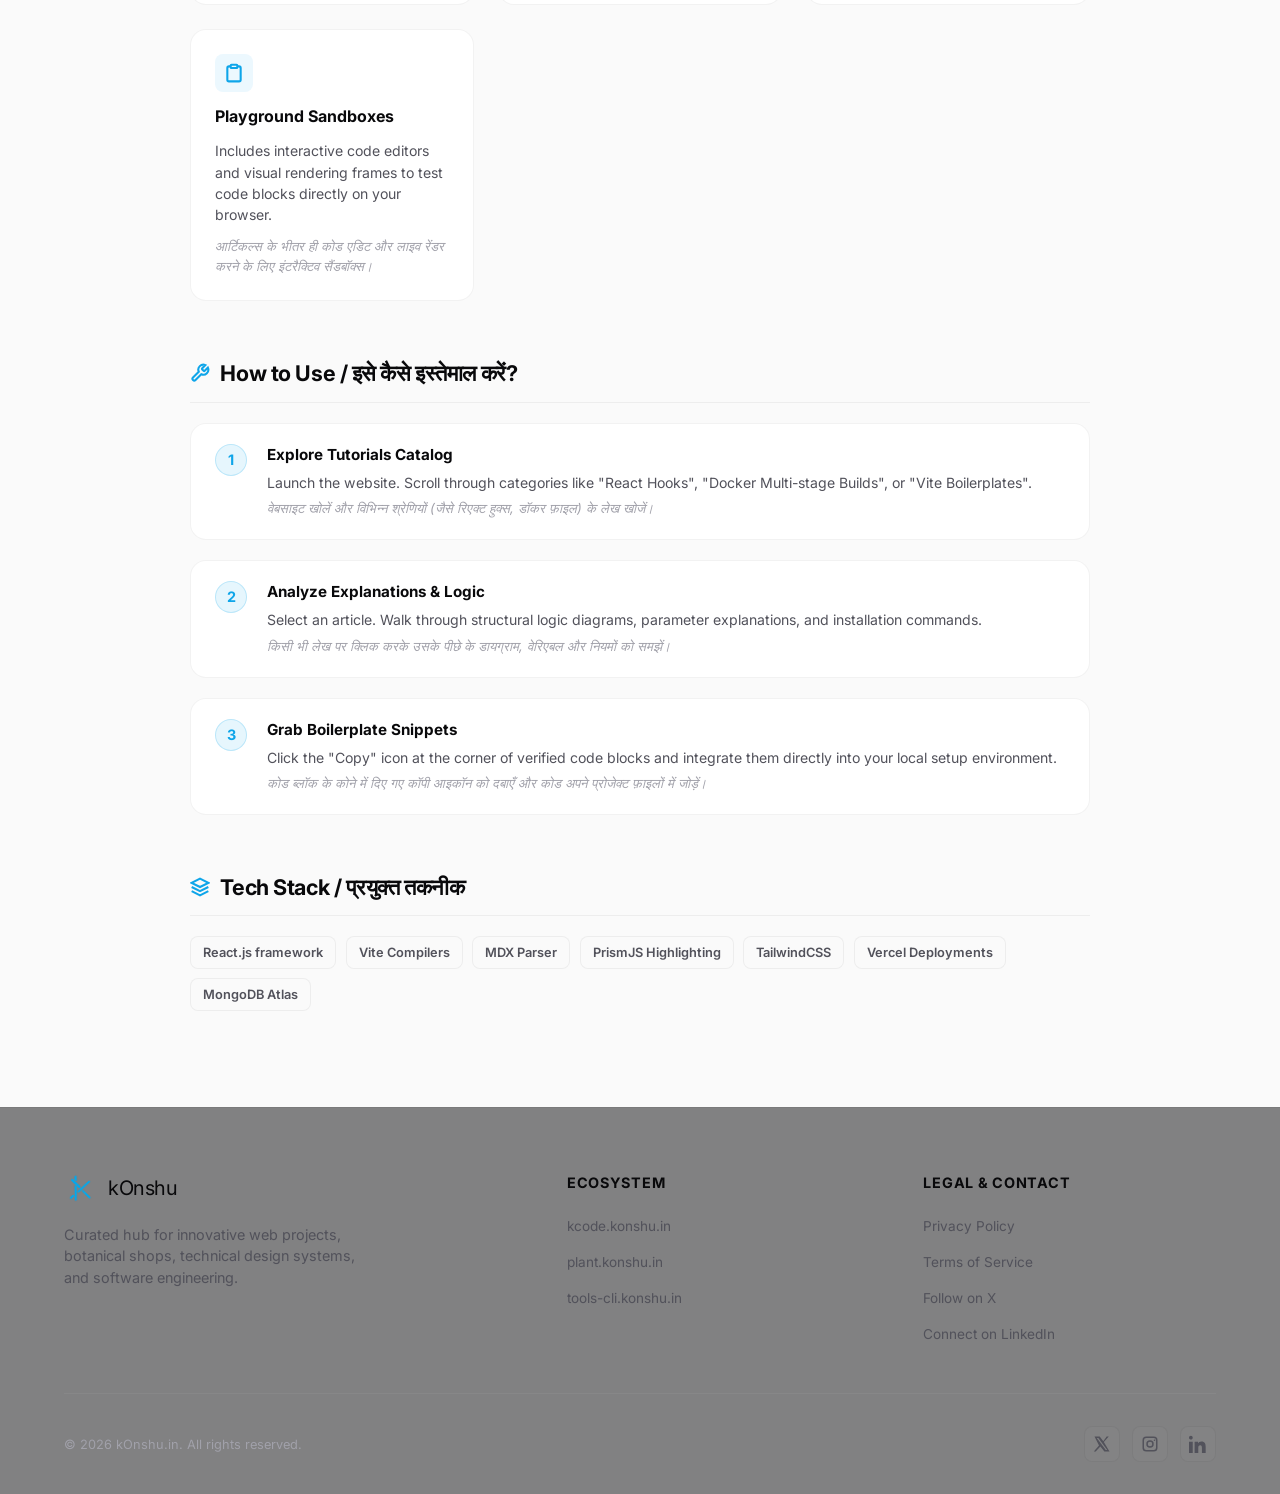
<file: projects/kcode.html>
<!doctype html>
<html lang="en">
  <head>
    <meta charset="utf-8" />
    <meta name="viewport" content="width=device-width, initial-scale=1" />
    <title>
      kcode.konshu.in | Technical Programming Blog & Boilerplates | kOnshu 🍳
    </title>

    <meta
      name="description"
      content="Detailed guide, features, and setup instructions for kcode.konshu.in, an online developer publication database for React, Vite, Node.js, and DevOps boilerplates."
    />
    <meta
      name="keywords"
      content="kcode.konshu.in, programming blog, react tutorials, vite config boilerplate, node.js API setups, docker containers guide, code snippet sandbox, developer cheat sheets, kOnshu"
    />
    <meta name="author" content="Karan" />
    <meta name="theme-color" content="#0ea5e9" />
    <meta name="robots" content="index, follow" />
    <link rel="canonical" href="https://konshu.in/projects/kcode.html" />

    <!-- Open Graph / Facebook -->
    <meta
      property="og:title"
      content="kcode.konshu.in | Technical Blog & Code Snippets"
    />
    <meta
      property="og:description"
      content="Discover tutorials on React, Vite, Node, and DevOps. Access clean boilerplates and interactive playground code sandboxes on kcode.konshu.in."
    />
    <meta property="og:type" content="article" />
    <meta property="og:url" content="https://konshu.in/projects/kcode.html" />
    <meta property="og:image" content="https://konshu.in/asset/k_code.webp" />
    <meta property="og:site_name" content="kOnshu" />

    <!-- Twitter -->
    <meta name="twitter:card" content="summary_large_image" />
    <meta name="twitter:site" content="@karan_k_code" />
    <meta name="twitter:creator" content="@karan_k_code" />
    <meta
      name="twitter:title"
      content="kcode.konshu.in | Developer Tutorials & Snippets"
    />
    <meta
      name="twitter:description"
      content="Read technical tutorials and bootstrap environments instantly with copy-paste code blocks."
    />
    <meta name="twitter:image" content="https://konshu.in/asset/k_code.webp" />

    <!-- JSON-LD Structured Data -->
    <script type="application/ld+json">
      {
        "@context": "https://schema.org",
        "@type": "TechArticle",
        "headline": "kcode.konshu.in Ecosystem Overview",
        "description": "Technical description of the kcode blog site hosting web development tutorials, Docker templates, and code playground blocks.",
        "url": "https://konshu.in/projects/kcode.html",
        "mainEntityOfPage": {
          "@type": "WebPage",
          "@id": "https://konshu.in/projects/kcode.html"
        },
        "author": {
          "@type": "Person",
          "name": "Karan"
        },
        "publisher": {
          "@type": "Organization",
          "name": "kOnshu",
          "logo": {
            "@type": "ImageObject",
            "url": "https://konshu.in/k_logo.webp"
          }
        }
      }
    </script>

    <link rel="icon" href="../k_logo.webp" type="image/x-icon" />

    <link
      href="https://fonts.googleapis.com/css2?family=Inter:wght@300;400;500;600;700;800&display=swap"
      rel="stylesheet"
    />
    <link rel="stylesheet" href="../styles.css" />
    <link rel="stylesheet" href="./css/kcode.css" />
  </head>
  <body>
    <!-- Background Animated Auras -->
    <div class="aura aura-1" aria-hidden="true"></div>
    <div class="aura aura-2" aria-hidden="true"></div>

    <!-- Floating Navbar -->
    <header class="nav-header">
      <div class="container nav-container">
        <a href="../index.html" class="logo" aria-label="kOnshu Home">
          <div class="logo-badge">
            <img src="../k_logo.webp" alt="kOnshu Logo" />
          </div>
          <span>kOnshu</span>
        </a>
        <nav aria-label="Primary navigation">
          <ul class="nav-menu">
            <li>
              <a href="../index.html#projects" class="nav-link">Projects</a>
            </li>
            <li>
              <a href="../index.html#roadmap" class="nav-link">Roadmap</a>
            </li>
            <li><a href="../index.html#faq" class="nav-link">FAQ</a></li>
            <li>
              <a
                href="https://x.com/karan_k_code"
                target="_blank"
                rel="noopener noreferrer"
                class="nav-link"
                >Socials</a
              >
            </li>
            <li>
              <a
                href="https://karan.konshu.in"
                target="_blank"
                rel="noopener noreferrer"
                class="nav-btn"
                >Portfolio</a
              >
            </li>
          </ul>
        </nav>
      </div>
    </header>

    <main class="container">
      <div class="details-container">
        <!-- Header -->
        <div class="detail-header">
          <div class="detail-badge-row">
            <span class="project-badge">Dev Publications</span>
            <span class="status-pill">Active Production</span>
          </div>
          <h1 class="detail-title">
            kcode.konshu.in <br />
            <span
              class="gradient-text"
              style="
                background: var(--brand-gradient);
                background-clip: text;
                -webkit-text-fill-color: transparent;
              "
              >Technical Tutorials & Boilerplates</span
            >
          </h1>
          <div class="action-bar">
            <a
              href="https://kcode.konshu.in"
              target="_blank"
              rel="noopener noreferrer"
              class="btn btn-primary"
              style="background: #ffffff; color: #09090b; border-color: #ffffff"
            >
              Visit Live Site
              <svg
                width="16"
                height="16"
                viewBox="0 0 24 24"
                fill="none"
                stroke="currentColor"
                stroke-width="2.5"
                stroke-linecap="round"
                stroke-linejoin="round"
              >
                <line x1="7" y1="17" x2="17" y2="7"></line>
                <polyline points="7 7 17 7 17 17"></polyline>
              </svg>
            </a>
          </div>
        </div>

        <!-- Screenshot Preview -->
        <div class="preview-container">
          <div class="preview-glow"></div>
          <div class="browser-mockup">
            <div class="browser-bar">
              <div class="browser-dot dot-red"></div>
              <div class="browser-dot dot-yellow"></div>
              <div class="browser-dot dot-green"></div>
              <div class="browser-address">https://kcode.konshu.in</div>
            </div>
            <div class="browser-screen">
              <img
                src="../asset/k_code.webp"
                alt="kcode.konshu.in interface preview"
              />
            </div>
          </div>
        </div>

        <!-- Overview Section -->
        <div class="info-section">
          <h2>
            <svg
              width="20"
              height="20"
              viewBox="0 0 24 24"
              fill="none"
              stroke="currentColor"
              stroke-width="2.5"
            >
              <circle cx="12" cy="12" r="10"></circle>
              <line x1="12" y1="16" x2="12" y2="12"></line>
              <line x1="12" y1="8" x2="12.01" y2="8"></line>
            </svg>
            Overview / संक्षिप्त विवरण
          </h2>
          <p class="section-description">
            kcode.konshu.in is an online publishing platform and code database
            built to share structured software strategies and architectural
            guides. It acts as an interactive portal featuring articles about
            modern frameworks, configuration tools, and optimized container
            setups.
          </p>
          <p
            class="section-description"
            style="font-style: italic; color: var(--text-muted)"
          >
            kcode.konshu.in डेवलपर्स के लिए एक ट्यूटोरियल ब्लॉग और कोड रिपॉजिटरी
            है। यहाँ पर रिएक्ट, नोड, और डॉकर जैसी तकनीकों पर आसान गाइड और
            कॉपी-पेस्ट करने योग्य कोड स्निपेट्स मिलते हैं।
          </p>
        </div>

        <!-- What it does Section -->
        <div class="info-section">
          <h2>
            <svg
              width="20"
              height="20"
              viewBox="0 0 24 24"
              fill="none"
              stroke="currentColor"
              stroke-width="2.5"
            >
              <polygon points="12 2 2 7 12 12 22 7 12 2"></polygon>
              <polyline points="2 17 12 22 22 17"></polyline>
              <polyline points="2 12 12 17 22 12"></polyline>
            </svg>
            What it Does / इससे क्या-क्या होता है?
          </h2>
          <div class="features-grid">
            <div class="feature-card">
              <div class="feature-icon-wrapper">
                <svg
                  width="20"
                  height="20"
                  viewBox="0 0 24 24"
                  fill="none"
                  stroke="currentColor"
                  stroke-width="2.5"
                >
                  <path
                    d="M12 20h9M16.5 3.5a2.12 2.12 0 0 1 3 3L7 19l-4 1 1-4Z"
                  ></path>
                </svg>
              </div>
              <div class="feature-title">React & Vite Guides</div>
              <div class="feature-desc">
                Provides in-depth explanations on custom hooks, client-side
                routing, state management, and optimized bundler rules.
              </div>
              <div class="step-hindi-translation">
                कस्टम हुक्स, राउटर, और ऑप्टिमाइज्ड बंडलर नियमों के बारे में
                गहराई से विश्लेषण।
              </div>
            </div>

            <div class="feature-card">
              <div class="feature-icon-wrapper">
                <svg
                  width="20"
                  height="20"
                  viewBox="0 0 24 24"
                  fill="none"
                  stroke="currentColor"
                  stroke-width="2.5"
                >
                  <rect
                    x="2"
                    y="2"
                    width="20"
                    height="20"
                    rx="2.18"
                    ry="2.18"
                  ></rect>
                  <line x1="7" y1="2" x2="7" y2="22"></line>
                  <line x1="17" y1="2" x2="17" y2="22"></line>
                  <line x1="2" y1="12" x2="22" y2="12"></line>
                  <line x1="2" y1="7" x2="7" y2="7"></line>
                  <line x1="2" y1="17" x2="7" y2="17"></line>
                  <line x1="17" y1="17" x2="22" y2="17"></line>
                  <line x1="17" y1="7" x2="22" y2="7"></line>
                </svg>
              </div>
              <div class="feature-title">Backend REST APIs</div>
              <div class="feature-desc">
                Walkthroughs on Express routers, secure JSON Web Token
                authentication, database indexing, and query validation schemas.
              </div>
              <div class="step-hindi-translation">
                एक्सप्रेस राउटर, JWT ऑथेंटिकेशन, डेटाबेस इंडेक्सिंग, और क्वेरी
                वैलिडेशन पर गाइड्स।
              </div>
            </div>

            <div class="feature-card">
              <div class="feature-icon-wrapper">
                <svg
                  width="20"
                  height="20"
                  viewBox="0 0 24 24"
                  fill="none"
                  stroke="currentColor"
                  stroke-width="2.5"
                >
                  <rect x="2" y="2" width="20" height="8" rx="2" ry="2"></rect>
                  <rect x="2" y="14" width="20" height="8" rx="2" ry="2"></rect>
                  <line x1="6" y1="6" x2="6.01" y2="6"></line>
                  <line x1="6" y1="18" x2="6.01" y2="18"></line>
                </svg>
              </div>
              <div class="feature-title">DevOps & Containers</div>
              <div class="feature-desc">
                Step-by-step guides on writing multi-stage Dockerfiles, compose
                setups, server redirects, and hosting configurations.
              </div>
              <div class="step-hindi-translation">
                मल्टी-स्टेज डॉकरफाइल, कंपोज़ कॉन्फ़िगरेशन, और होस्टिंग सेटिंग्स
                पर ट्यूटोरियल।
              </div>
            </div>

            <div class="feature-card">
              <div class="feature-icon-wrapper">
                <svg
                  width="20"
                  height="20"
                  viewBox="0 0 24 24"
                  fill="none"
                  stroke="currentColor"
                  stroke-width="2.5"
                >
                  <path
                    d="M16 4h2a2 2 0 0 1 2 2v14a2 2 0 0 1-2 2H6a2 2 0 0 1-2-2V6a2 2 0 0 1 2-2h2"
                  ></path>
                  <rect x="8" y="2" width="8" height="4" rx="1" ry="1"></rect>
                </svg>
              </div>
              <div class="feature-title">Playground Sandboxes</div>
              <div class="feature-desc">
                Includes interactive code editors and visual rendering frames to
                test code blocks directly on your browser.
              </div>
              <div class="step-hindi-translation">
                आर्टिकल्स के भीतर ही कोड एडिट और लाइव रेंडर करने के लिए
                इंटरैक्टिव सैंडबॉक्स।
              </div>
            </div>
          </div>
        </div>

        <!-- How to Use Section -->
        <div class="info-section">
          <h2>
            <svg
              width="20"
              height="20"
              viewBox="0 0 24 24"
              fill="none"
              stroke="currentColor"
              stroke-width="2.5"
            >
              <path
                d="M14.7 6.3a1 1 0 0 0 0 1.4l1.6 1.6a1 1 0 0 0 1.4 0l3.77-3.77a6 6 0 0 1-7.94 7.94l-6.91 6.91a2.12 2.12 0 0 1-3-3l6.91-6.91a6 6 0 0 1 7.94-7.94l-3.76 3.76z"
              ></path>
            </svg>
            How to Use / इसे कैसे इस्तेमाल करें?
          </h2>
          <div class="steps-list">
            <div class="step-item">
              <div class="step-number">1</div>
              <div class="step-text">
                <span class="step-heading">Explore Tutorials Catalog</span>
                <span class="step-instruction"
                  >Launch the website. Scroll through categories like "React
                  Hooks", "Docker Multi-stage Builds", or "Vite
                  Boilerplates".</span
                >
                <span class="step-hindi-translation"
                  >वेबसाइट खोलें और विभिन्न श्रेणियों (जैसे रिएक्ट हुक्स, डॉकर
                  फ़ाइल) के लेख खोजें।</span
                >
              </div>
            </div>

            <div class="step-item">
              <div class="step-number">2</div>
              <div class="step-text">
                <span class="step-heading">Analyze Explanations & Logic</span>
                <span class="step-instruction"
                  >Select an article. Walk through structural logic diagrams,
                  parameter explanations, and installation commands.</span
                >
                <span class="step-hindi-translation"
                  >किसी भी लेख पर क्लिक करके उसके पीछे के डायग्राम, वेरिएबल और
                  नियमों को समझें।</span
                >
              </div>
            </div>

            <div class="step-item">
              <div class="step-number">3</div>
              <div class="step-text">
                <span class="step-heading">Grab Boilerplate Snippets</span>
                <span class="step-instruction"
                  >Click the "Copy" icon at the corner of verified code blocks
                  and integrate them directly into your local setup
                  environment.</span
                >
                <span class="step-hindi-translation"
                  >कोड ब्लॉक के कोने में दिए गए कॉपी आइकॉन को दबाएँ और कोड अपने
                  प्रोजेक्ट फ़ाइलों में जोड़ें।</span
                >
              </div>
            </div>
          </div>
        </div>

        <!-- Tech Stack Section -->
        <div class="info-section">
          <h2>
            <svg
              width="20"
              height="20"
              viewBox="0 0 24 24"
              fill="none"
              stroke="currentColor"
              stroke-width="2.5"
            >
              <polygon points="12 2 2 7 12 12 22 7 12 2"></polygon>
              <polyline points="2 17 12 22 22 17"></polyline>
              <polyline points="2 12 12 17 22 12"></polyline>
            </svg>
            Tech Stack / प्रयुक्त तकनीक
          </h2>
          <div class="details-tech-tags">
            <span class="details-tech-tag">React.js framework</span>
            <span class="details-tech-tag">Vite Compilers</span>
            <span class="details-tech-tag">MDX Parser</span>
            <span class="details-tech-tag">PrismJS Highlighting</span>
            <span class="details-tech-tag">TailwindCSS</span>
            <span class="details-tech-tag">Vercel Deployments</span>
            <span class="details-tech-tag">MongoDB Atlas</span>
          </div>
        </div>
      </div>
    </main>

    <!-- Footer -->
    <footer class="global-footer">
      <div class="container">
        <div class="footer-top">
          <div class="footer-brand">
            <a href="../index.html" class="logo" aria-label="kOnshu Home">
              <div class="logo-badge">
                <img src="../k_logo.webp" alt="kOnshu Logo" />
              </div>
              <span>kOnshu</span>
            </a>
            <p>
              Curated hub for innovative web projects, botanical shops,
              technical design systems, and software engineering.
            </p>
          </div>
          <div class="footer-links-group">
            <span class="footer-links-title">Ecosystem</span>
            <ul class="footer-links">
              <!-- <li><a href="https://konshu.xyz" target="_blank" rel="noopener noreferrer">konshu.xyz</a></li> -->
              <li>
                <a
                  href="https://kcode.konshu.in"
                  target="_blank"
                  rel="noopener noreferrer"
                  >kcode.konshu.in</a
                >
              </li>
              <li>
                <a
                  href="https://plant.konshu.in"
                  target="_blank"
                  rel="noopener noreferrer"
                  >plant.konshu.in</a
                >
              </li>
              <li>
                <a
                  href="https://tools-cli.konshu.in"
                  target="_blank"
                  rel="noopener noreferrer"
                  >tools-cli.konshu.in</a
                >
              </li>
            </ul>
          </div>
          <div class="footer-links-group">
            <span class="footer-links-title">Legal & Contact</span>
            <ul class="footer-links">
              <li><a href="../privacy.html">Privacy Policy</a></li>
              <li><a href="../terms.html">Terms of Service</a></li>
              <li>
                <a
                  href="https://x.com/karan_k_code"
                  target="_blank"
                  rel="noopener noreferrer"
                  >Follow on X</a
                >
              </li>
              <li>
                <a
                  href="https://www.linkedin.com/in/karan-k-code"
                  target="_blank"
                  rel="noopener noreferrer"
                  >Connect on LinkedIn</a
                >
              </li>
            </ul>
          </div>
        </div>
        <div class="footer-bottom">
          <small
            >© <span id="year"></span> kOnshu.in. All rights reserved.</small
          >
          <div class="socials" aria-label="Social links">
            <a
              class="iconbtn"
              href="https://x.com/karan_k_code"
              target="_blank"
              rel="noopener noreferrer"
              aria-label="Follow on X"
              title="X"
            >
              <svg
                width="18"
                height="18"
                viewBox="0 0 24 24"
                fill="currentColor"
              >
                <path
                  d="M18.244 2H21l-6.56 7.497L22 22h-6.828l-5.34-6.83L3.6 22H1l7.02-8.02L2 2h6.91l4.82 6.273L18.244 2Zm-1.21 18h1.894L7.06 4H5.07l11.965 16Z"
                />
              </svg>
            </a>
            <a
              class="iconbtn"
              href="https://instagram.com/konshu.in"
              target="_blank"
              rel="noopener noreferrer"
              aria-label="Follow on Instagram"
              title="Instagram"
            >
              <svg
                width="18"
                height="18"
                viewBox="0 0 24 24"
                fill="currentColor"
              >
                <path
                  d="M7 2h10a5 5 0 015 5v10a5 5 0 01-5 5H7a5 5 0 01-5-5V7a5 5 0 015-5Zm0 2a3 3 0 00-3 3v10a3 3 0 003 3h10a3 3 0 003-3V7a3 3 0 00-3-3H7Zm11 2a1 1 0 110 2 1 1 0 010-2ZM12 7a5 5 0 110 10 5 5 0 010-10Zm0 2a3 3 0 100 6 3 3 0 000-6Z"
                />
              </svg>
            </a>
            <a
              class="iconbtn"
              href="https://www.linkedin.com/in/karan-k-code"
              target="_blank"
              rel="noopener noreferrer"
              aria-label="Connect on LinkedIn"
              title="LinkedIn"
            >
              <svg
                width="18"
                height="18"
                viewBox="0 0 24 24"
                fill="currentColor"
              >
                <path
                  d="M4.98 3.5C4.98 4.88 3.87 6 2.5 6S0 4.88 0 3.5 1.12 1 2.5 1s2.48 1.12 2.48 2.5ZM0 8.98h4.99V24H0V8.98Zm7.49 0H12v2.06h.06c.63-1.2 2.17-2.46 4.47-2.46 4.78 0 5.67 3.15 5.67 7.25V24h-4.99v-6.77c0-1.61-.03-3.69-2.25-3.69-2.25 0-2.59 1.76-2.59 3.57V24H7.49V8.98Z"
                />
              </svg>
            </a>
          </div>
        </div>
      </div>
    </footer>
  </body>
  <script>
    document.getElementById("year").textContent = new Date().getFullYear();
  </script>
</html>
</file>
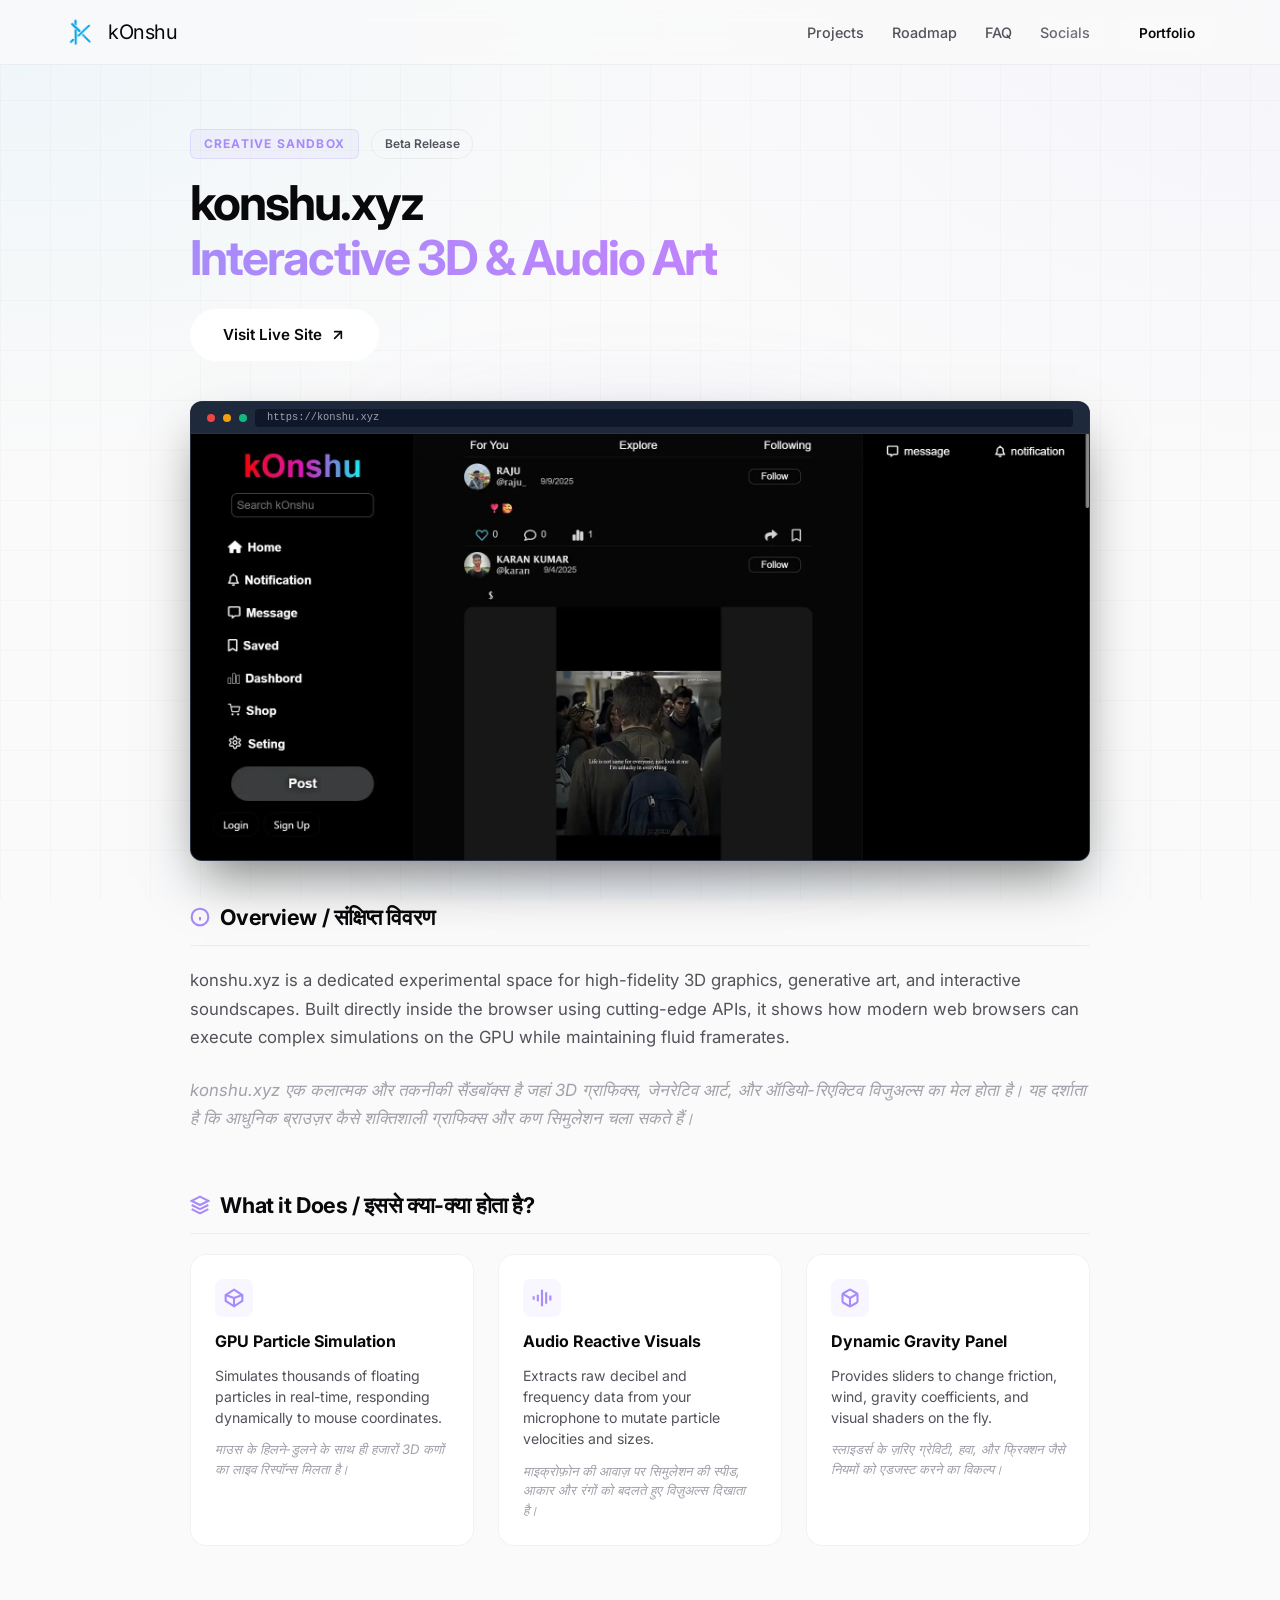
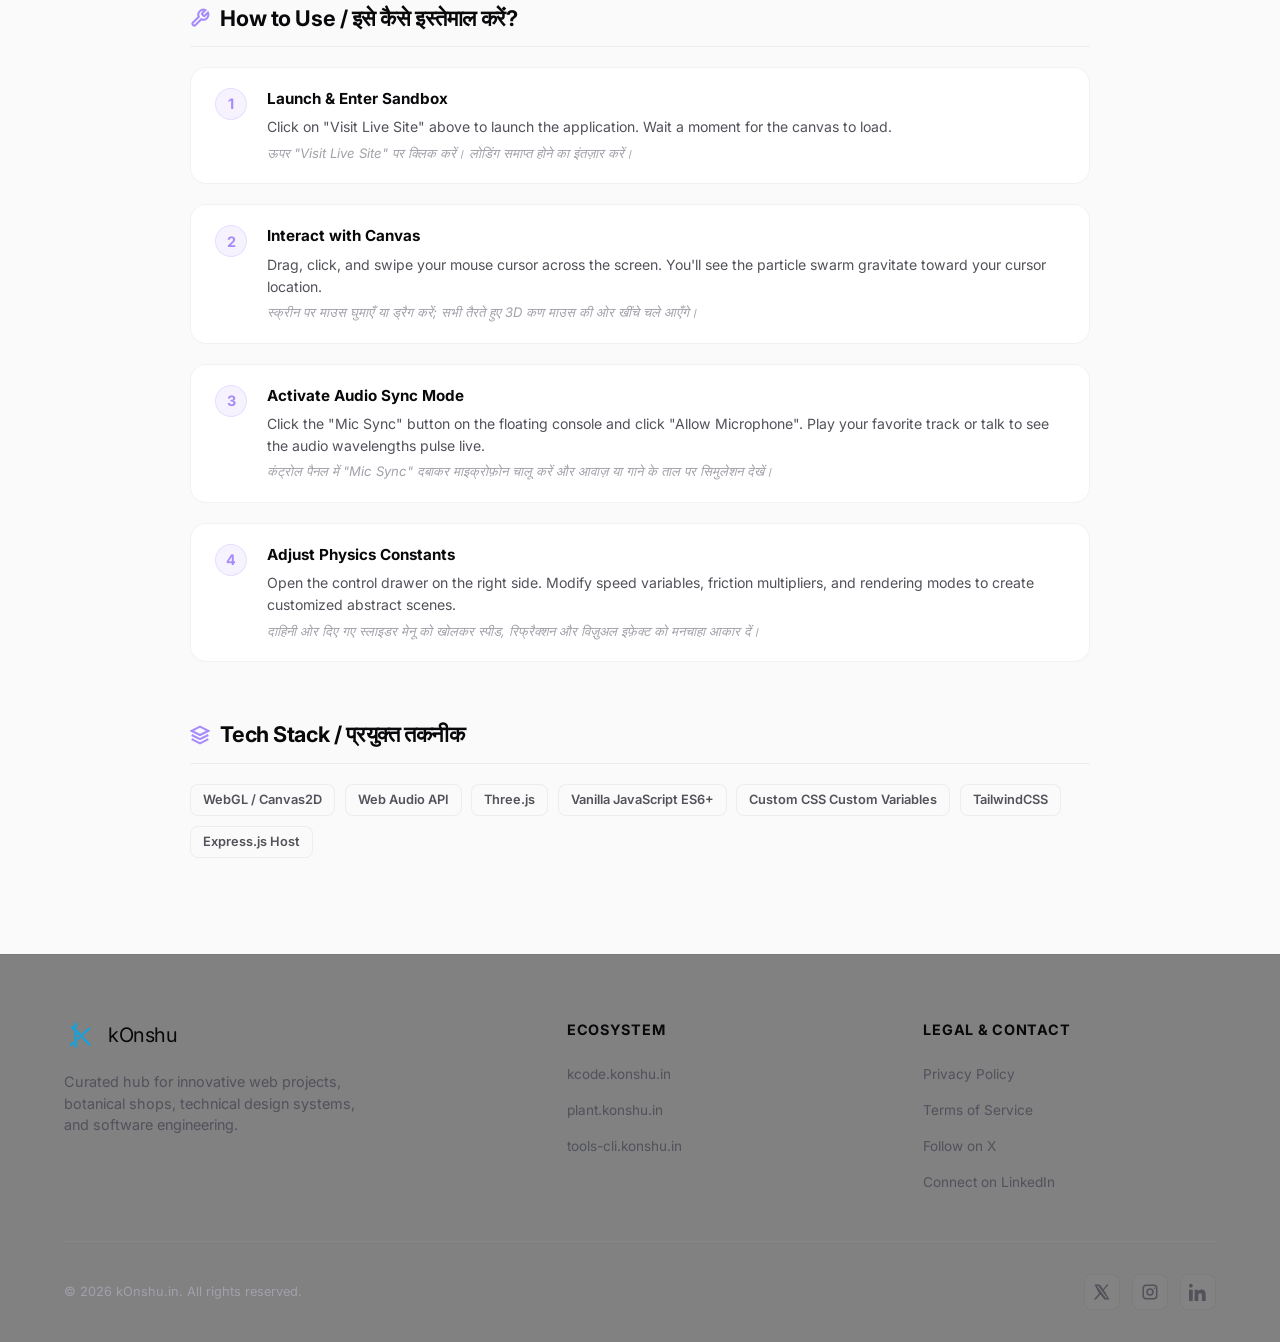
<file: projects/konshu-xyz.html>
<!doctype html>
<html lang="en">
  <head>
    <meta charset="utf-8" />
    <meta name="viewport" content="width=device-width, initial-scale=1" />
    <title>
      konshu.xyz | Interactive WebGL & Audio Art Sandbox | kOnshu 🍳
    </title>

    <meta
      name="description"
      content="Detailed guide, features, and usage steps for konshu.xyz, an experimental WebGL particle and audio-reactive 3D graphics sandbox."
    />
    <meta
      name="keywords"
      content="konshu.xyz, WebGL particle simulation, audio-reactive web art, creative coding sandbox, browser physics shaders, Web Audio API, kOnshu"
    />
    <meta name="author" content="Karan" />
    <meta name="theme-color" content="#a78bfa" />
    <meta name="robots" content="index, follow" />
    <link rel="canonical" href="https://konshu.in/projects/konshu-xyz.html" />

    <!-- Open Graph / Facebook -->
    <meta
      property="og:title"
      content="konshu.xyz | Interactive WebGL & Audio Art Sandbox"
    />
    <meta
      property="og:description"
      content="Simulate thousands of GPU-powered 3D particles in real-time, responsive to mouse triggers and mic volume inputs at konshu.xyz."
    />
    <meta property="og:type" content="website" />
    <meta
      property="og:url"
      content="https://konshu.in/projects/konshu-xyz.html"
    />
    <meta property="og:image" content="https://konshu.in/asset/konshu.webp" />
    <meta property="og:site_name" content="kOnshu" />

    <!-- Twitter -->
    <meta name="twitter:card" content="summary_large_image" />
    <meta name="twitter:site" content="@karan_k_code" />
    <meta name="twitter:creator" content="@karan_k_code" />
    <meta name="twitter:title" content="konshu.xyz | WebGL & Audio Sandbox" />
    <meta
      name="twitter:description"
      content="Simulate particles in real-time and mutate physics laws visually on the GPU."
    />
    <meta name="twitter:image" content="https://konshu.in/asset/konshu.webp" />

    <!-- JSON-LD Structured Data -->
    <script type="application/ld+json">
      {
        "@context": "https://schema.org",
        "@type": "WebApplication",
        "name": "konshu.xyz WebGL Sandbox Documentation",
        "url": "https://konshu.in/projects/konshu-xyz.html",
        "description": "Explanatory sitemap documentation detailing setup steps, features, and GPU shader mechanisms for the konshu.xyz creative coding sandbox.",
        "applicationCategory": "DesignApplication, MultimediaApplication",
        "operatingSystem": "Cross-platform (Windows, macOS, Linux, Android, iOS)",
        "browserRequirements": "Requires JavaScript, WebGL, Web Audio API.",
        "author": {
          "@type": "Person",
          "name": "Karan"
        }
      }
    </script>

    <link rel="icon" href="../k_logo.webp" type="image/x-icon" />

    <link
      href="https://fonts.googleapis.com/css2?family=Inter:wght@300;400;500;600;700;800&display=swap"
      rel="stylesheet"
    />
    <link rel="stylesheet" href="../styles.css" />
    <link rel="stylesheet" href="./css/konshu.xyz.css" />
  </head>
  <body>
    <!-- Background Animated Auras -->
    <div class="aura aura-1" aria-hidden="true"></div>
    <div class="aura aura-2" aria-hidden="true"></div>

    <!-- Floating Navbar -->
    <header class="nav-header">
      <div class="container nav-container">
        <a href="../index.html" class="logo" aria-label="kOnshu Home">
          <div class="logo-badge">
            <img src="../k_logo.webp" alt="kOnshu Logo" />
          </div>
          <span>kOnshu</span>
        </a>
        <nav aria-label="Primary navigation">
          <ul class="nav-menu">
            <li>
              <a href="../index.html#projects" class="nav-link">Projects</a>
            </li>
            <li>
              <a href="../index.html#roadmap" class="nav-link">Roadmap</a>
            </li>
            <li><a href="../index.html#faq" class="nav-link">FAQ</a></li>
            <li>
              <a
                href="https://x.com/karan_k_code"
                target="_blank"
                rel="noopener noreferrer"
                class="nav-link"
                >Socials</a
              >
            </li>
            <li>
              <a
                href="https://karan.konshu.in"
                target="_blank"
                rel="noopener noreferrer"
                class="nav-btn"
                >Portfolio</a
              >
            </li>
          </ul>
        </nav>
      </div>
    </header>

    <main class="container">
      <div class="details-container">
        <!-- Header -->
        <div class="detail-header">
          <div class="detail-badge-row">
            <span class="project-badge">Creative Sandbox</span>
            <span class="status-pill">Beta Release</span>
          </div>
          <h1 class="detail-title">
            konshu.xyz <br />
            <span
              class="gradient-text"
              style="
                background: var(--purple-gradient);
                background-clip: text;
                -webkit-text-fill-color: transparent;
              "
              >Interactive 3D & Audio Art</span
            >
          </h1>
          <div class="action-bar">
            <a
              href="#"
              rel="noopener noreferrer"
              class="btn btn-primary"
              style="background: #ffffff; color: #09090b; border-color: #ffffff"
            >
              Visit Live Site
              <svg
                width="16"
                height="16"
                viewBox="0 0 24 24"
                fill="none"
                stroke="currentColor"
                stroke-width="2.5"
                stroke-linecap="round"
                stroke-linejoin="round"
              >
                <line x1="7" y1="17" x2="17" y2="7"></line>
                <polyline points="7 7 17 7 17 17"></polyline>
              </svg>
            </a>
          </div>
        </div>

        <!-- Screenshot Preview -->
        <div class="preview-container">
          <div class="preview-glow"></div>
          <div class="browser-mockup">
            <div class="browser-bar">
              <div class="browser-dot dot-red"></div>
              <div class="browser-dot dot-yellow"></div>
              <div class="browser-dot dot-green"></div>
              <div class="browser-address">https://konshu.xyz</div>
            </div>
            <div class="browser-screen">
              <img
                src="../asset/konshu-2.webp"
                alt="konshu.xyz interface preview"
              />
            </div>
          </div>
        </div>

        <!-- Overview Section -->
        <div class="info-section">
          <h2>
            <svg
              width="20"
              height="20"
              viewBox="0 0 24 24"
              fill="none"
              stroke="currentColor"
              stroke-width="2.5"
            >
              <circle cx="12" cy="12" r="10"></circle>
              <line x1="12" y1="16" x2="12" y2="12"></line>
              <line x1="12" y1="8" x2="12.01" y2="8"></line>
            </svg>
            Overview / संक्षिप्त विवरण
          </h2>
          <p class="section-description">
            konshu.xyz is a dedicated experimental space for high-fidelity 3D
            graphics, generative art, and interactive soundscapes. Built
            directly inside the browser using cutting-edge APIs, it shows how
            modern web browsers can execute complex simulations on the GPU while
            maintaining fluid framerates.
          </p>
          <p
            class="section-description"
            style="font-style: italic; color: var(--text-muted)"
          >
            konshu.xyz एक कलात्मक और तकनीकी सैंडबॉक्स है जहां 3D ग्राफिक्स,
            जेनरेटिव आर्ट, और ऑडियो-रिएक्टिव विजुअल्स का मेल होता है। यह दर्शाता
            है कि आधुनिक ब्राउज़र कैसे शक्तिशाली ग्राफिक्स और कण सिमुलेशन चला
            सकते हैं।
          </p>
        </div>

        <!-- What it does Section -->
        <div class="info-section">
          <h2>
            <svg
              width="20"
              height="20"
              viewBox="0 0 24 24"
              fill="none"
              stroke="currentColor"
              stroke-width="2.5"
            >
              <polygon points="12 2 2 7 12 12 22 7 12 2"></polygon>
              <polyline points="2 17 12 22 22 17"></polyline>
              <polyline points="2 12 12 17 22 12"></polyline>
            </svg>
            What it Does / इससे क्या-क्या होता है?
          </h2>
          <div class="features-grid">
            <div class="feature-card">
              <div class="feature-icon-wrapper">
                <svg
                  width="20"
                  height="20"
                  viewBox="0 0 24 24"
                  fill="none"
                  stroke="currentColor"
                  stroke-width="2.5"
                >
                  <polygon
                    points="12 2 22 8.5 22 15.5 12 22 2 15.5 2 8.5 12 2"
                  ></polygon>
                  <line x1="12" y1="22" x2="12" y2="12"></line>
                  <line x1="12" y1="12" x2="22" y2="8.5"></line>
                  <line x1="12" y1="12" x2="2" y2="8.5"></line>
                </svg>
              </div>
              <div class="feature-title">GPU Particle Simulation</div>
              <div class="feature-desc">
                Simulates thousands of floating particles in real-time,
                responding dynamically to mouse coordinates.
              </div>
              <div class="step-hindi-translation">
                माउस के हिलने-डुलने के साथ ही हजारों 3D कणों का लाइव रिस्पॉन्स
                मिलता है।
              </div>
            </div>

            <div class="feature-card">
              <div class="feature-icon-wrapper">
                <svg
                  width="20"
                  height="20"
                  viewBox="0 0 24 24"
                  fill="none"
                  stroke="currentColor"
                  stroke-width="2.5"
                >
                  <path d="M12 2v20M17 5v14M22 9v6M7 8v8M2 10v4"></path>
                </svg>
              </div>
              <div class="feature-title">Audio Reactive Visuals</div>
              <div class="feature-desc">
                Extracts raw decibel and frequency data from your microphone to
                mutate particle velocities and sizes.
              </div>
              <div class="step-hindi-translation">
                माइक्रोफ़ोन की आवाज़ पर सिमुलेशन की स्पीड, आकार और रंगों को
                बदलते हुए विज़ुअल्स दिखाता है।
              </div>
            </div>

            <div class="feature-card">
              <div class="feature-icon-wrapper">
                <svg
                  width="20"
                  height="20"
                  viewBox="0 0 24 24"
                  fill="none"
                  stroke="currentColor"
                  stroke-width="2.5"
                >
                  <path
                    d="M21 16V8a2 2 0 0 0-1-1.73l-7-4a2 2 0 0 0-2 0l-7 4A2 2 0 0 0 3 8v8a2 2 0 0 0 1 1.73l7 4a2 2 0 0 0 2 0l7-4A2 2 0 0 0 21 16z"
                  ></path>
                  <polyline points="3.27 6.96 12 12.01 20.73 6.96"></polyline>
                  <line x1="12" y1="22.08" x2="12" y2="12"></line>
                </svg>
              </div>
              <div class="feature-title">Dynamic Gravity Panel</div>
              <div class="feature-desc">
                Provides sliders to change friction, wind, gravity coefficients,
                and visual shaders on the fly.
              </div>
              <div class="step-hindi-translation">
                स्लाइडर्स के ज़रिए ग्रेविटी, हवा, और फ्रिक्शन जैसे नियमों को
                एडजस्ट करने का विकल्प।
              </div>
            </div>
          </div>
        </div>

        <!-- How to Use Section -->
        <div class="info-section">
          <h2>
            <svg
              width="20"
              height="20"
              viewBox="0 0 24 24"
              fill="none"
              stroke="currentColor"
              stroke-width="2.5"
            >
              <path
                d="M14.7 6.3a1 1 0 0 0 0 1.4l1.6 1.6a1 1 0 0 0 1.4 0l3.77-3.77a6 6 0 0 1-7.94 7.94l-6.91 6.91a2.12 2.12 0 0 1-3-3l6.91-6.91a6 6 0 0 1 7.94-7.94l-3.76 3.76z"
              ></path>
            </svg>
            How to Use / इसे कैसे इस्तेमाल करें?
          </h2>
          <div class="steps-list">
            <div class="step-item">
              <div class="step-number">1</div>
              <div class="step-text">
                <span class="step-heading">Launch & Enter Sandbox</span>
                <span class="step-instruction"
                  >Click on "Visit Live Site" above to launch the application.
                  Wait a moment for the canvas to load.</span
                >
                <span class="step-hindi-translation"
                  >ऊपर "Visit Live Site" पर क्लिक करें। लोडिंग समाप्त होने का
                  इंतज़ार करें।</span
                >
              </div>
            </div>

            <div class="step-item">
              <div class="step-number">2</div>
              <div class="step-text">
                <span class="step-heading">Interact with Canvas</span>
                <span class="step-instruction"
                  >Drag, click, and swipe your mouse cursor across the screen.
                  You'll see the particle swarm gravitate toward your cursor
                  location.</span
                >
                <span class="step-hindi-translation"
                  >स्क्रीन पर माउस घुमाएँ या ड्रैग करें; सभी तैरते हुए 3D कण
                  माउस की ओर खींचे चले आएँगे।</span
                >
              </div>
            </div>

            <div class="step-item">
              <div class="step-number">3</div>
              <div class="step-text">
                <span class="step-heading">Activate Audio Sync Mode</span>
                <span class="step-instruction"
                  >Click the "Mic Sync" button on the floating console and click
                  "Allow Microphone". Play your favorite track or talk to see
                  the audio wavelengths pulse live.</span
                >
                <span class="step-hindi-translation"
                  >कंट्रोल पैनल में "Mic Sync" दबाकर माइक्रोफ़ोन चालू करें और
                  आवाज़ या गाने के ताल पर सिमुलेशन देखें।</span
                >
              </div>
            </div>

            <div class="step-item">
              <div class="step-number">4</div>
              <div class="step-text">
                <span class="step-heading">Adjust Physics Constants</span>
                <span class="step-instruction"
                  >Open the control drawer on the right side. Modify speed
                  variables, friction multipliers, and rendering modes to create
                  customized abstract scenes.</span
                >
                <span class="step-hindi-translation"
                  >दाहिनी ओर दिए गए स्लाइडर मेनू को खोलकर स्पीड, रिफ्रैक्शन और
                  विज़ुअल इफ़ेक्ट को मनचाहा आकार दें।</span
                >
              </div>
            </div>
          </div>
        </div>

        <!-- Tech Stack Section -->
        <div class="info-section">
          <h2>
            <svg
              width="20"
              height="20"
              viewBox="0 0 24 24"
              fill="none"
              stroke="currentColor"
              stroke-width="2.5"
            >
              <polygon points="12 2 2 7 12 12 22 7 12 2"></polygon>
              <polyline points="2 17 12 22 22 17"></polyline>
              <polyline points="2 12 12 17 22 12"></polyline>
            </svg>
            Tech Stack / प्रयुक्त तकनीक
          </h2>
          <div class="details-tech-tags">
            <span class="details-tech-tag">WebGL / Canvas2D</span>
            <span class="details-tech-tag">Web Audio API</span>
            <span class="details-tech-tag">Three.js</span>
            <span class="details-tech-tag">Vanilla JavaScript ES6+</span>
            <span class="details-tech-tag">Custom CSS Custom Variables</span>
            <span class="details-tech-tag">TailwindCSS</span>
            <span class="details-tech-tag">Express.js Host</span>
          </div>
        </div>
      </div>
    </main>

    <!-- Footer -->
    <footer class="global-footer">
      <div class="container">
        <div class="footer-top">
          <div class="footer-brand">
            <a href="../index.html" class="logo" aria-label="kOnshu Home">
              <div class="logo-badge">
                <img src="../k_logo.webp" alt="kOnshu Logo" />
              </div>
              <span>kOnshu</span>
            </a>
            <p>
              Curated hub for innovative web projects, botanical shops,
              technical design systems, and software engineering.
            </p>
          </div>
          <div class="footer-links-group">
            <span class="footer-links-title">Ecosystem</span>
            <ul class="footer-links">
              <!-- <li>
                <a
                  href="https://konshu.xyz"
                  target="_blank"
                  rel="noopener noreferrer"
                  >konshu.xyz</a
                >
              </li> -->
              <li>
                <a
                  href="https://kcode.konshu.in"
                  target="_blank"
                  rel="noopener noreferrer"
                  >kcode.konshu.in</a
                >
              </li>
              <li>
                <a
                  href="https://plant.konshu.in"
                  target="_blank"
                  rel="noopener noreferrer"
                  >plant.konshu.in</a
                >
              </li>
              <li>
                <a
                  href="https://tools-cli.konshu.in"
                  target="_blank"
                  rel="noopener noreferrer"
                  >tools-cli.konshu.in</a
                >
              </li>
            </ul>
          </div>
          <div class="footer-links-group">
            <span class="footer-links-title">Legal & Contact</span>
            <ul class="footer-links">
              <li><a href="../privacy.html">Privacy Policy</a></li>
              <li><a href="../terms.html">Terms of Service</a></li>
              <li>
                <a
                  href="https://x.com/karan_k_code"
                  target="_blank"
                  rel="noopener noreferrer"
                  >Follow on X</a
                >
              </li>
              <li>
                <a
                  href="https://www.linkedin.com/in/karan-k-code"
                  target="_blank"
                  rel="noopener noreferrer"
                  >Connect on LinkedIn</a
                >
              </li>
            </ul>
          </div>
        </div>
        <div class="footer-bottom">
          <small
            >© <span id="year"></span> kOnshu.in. All rights reserved.</small
          >
          <div class="socials" aria-label="Social links">
            <a
              class="iconbtn"
              href="https://x.com/karan_k_code"
              target="_blank"
              rel="noopener noreferrer"
              aria-label="Follow on X"
              title="X"
            >
              <svg
                width="18"
                height="18"
                viewBox="0 0 24 24"
                fill="currentColor"
              >
                <path
                  d="M18.244 2H21l-6.56 7.497L22 22h-6.828l-5.34-6.83L3.6 22H1l7.02-8.02L2 2h6.91l4.82 6.273L18.244 2Zm-1.21 18h1.894L7.06 4H5.07l11.965 16Z"
                />
              </svg>
            </a>
            <a
              class="iconbtn"
              href="https://instagram.com/konshu.in"
              target="_blank"
              rel="noopener noreferrer"
              aria-label="Follow on Instagram"
              title="Instagram"
            >
              <svg
                width="18"
                height="18"
                viewBox="0 0 24 24"
                fill="currentColor"
              >
                <path
                  d="M7 2h10a5 5 0 015 5v10a5 5 0 01-5 5H7a5 5 0 01-5-5V7a5 5 0 015-5Zm0 2a3 3 0 00-3 3v10a3 3 0 003 3h10a3 3 0 003-3V7a3 3 0 00-3-3H7Zm11 2a1 1 0 110 2 1 1 0 010-2ZM12 7a5 5 0 110 10 5 5 0 010-10Zm0 2a3 3 0 100 6 3 3 0 000-6Z"
                />
              </svg>
            </a>
            <a
              class="iconbtn"
              href="https://www.linkedin.com/in/karan-k-code"
              target="_blank"
              rel="noopener noreferrer"
              aria-label="Connect on LinkedIn"
              title="LinkedIn"
            >
              <svg
                width="18"
                height="18"
                viewBox="0 0 24 24"
                fill="currentColor"
              >
                <path
                  d="M4.98 3.5C4.98 4.88 3.87 6 2.5 6S0 4.88 0 3.5 1.12 1 2.5 1s2.48 1.12 2.48 2.5ZM0 8.98h4.99V24H0V8.98Zm7.49 0H12v2.06h.06c.63-1.2 2.17-2.46 4.47-2.46 4.78 0 5.67 3.15 5.67 7.25V24h-4.99v-6.77c0-1.61-.03-3.69-2.25-3.69-2.25 0-2.59 1.76-2.59 3.57V24H7.49V8.98Z"
                />
              </svg>
            </a>
          </div>
        </div>
      </div>
    </footer>

    <script>
      document.getElementById("year").textContent = new Date().getFullYear();
    </script>
  </body>
</html>
</file>
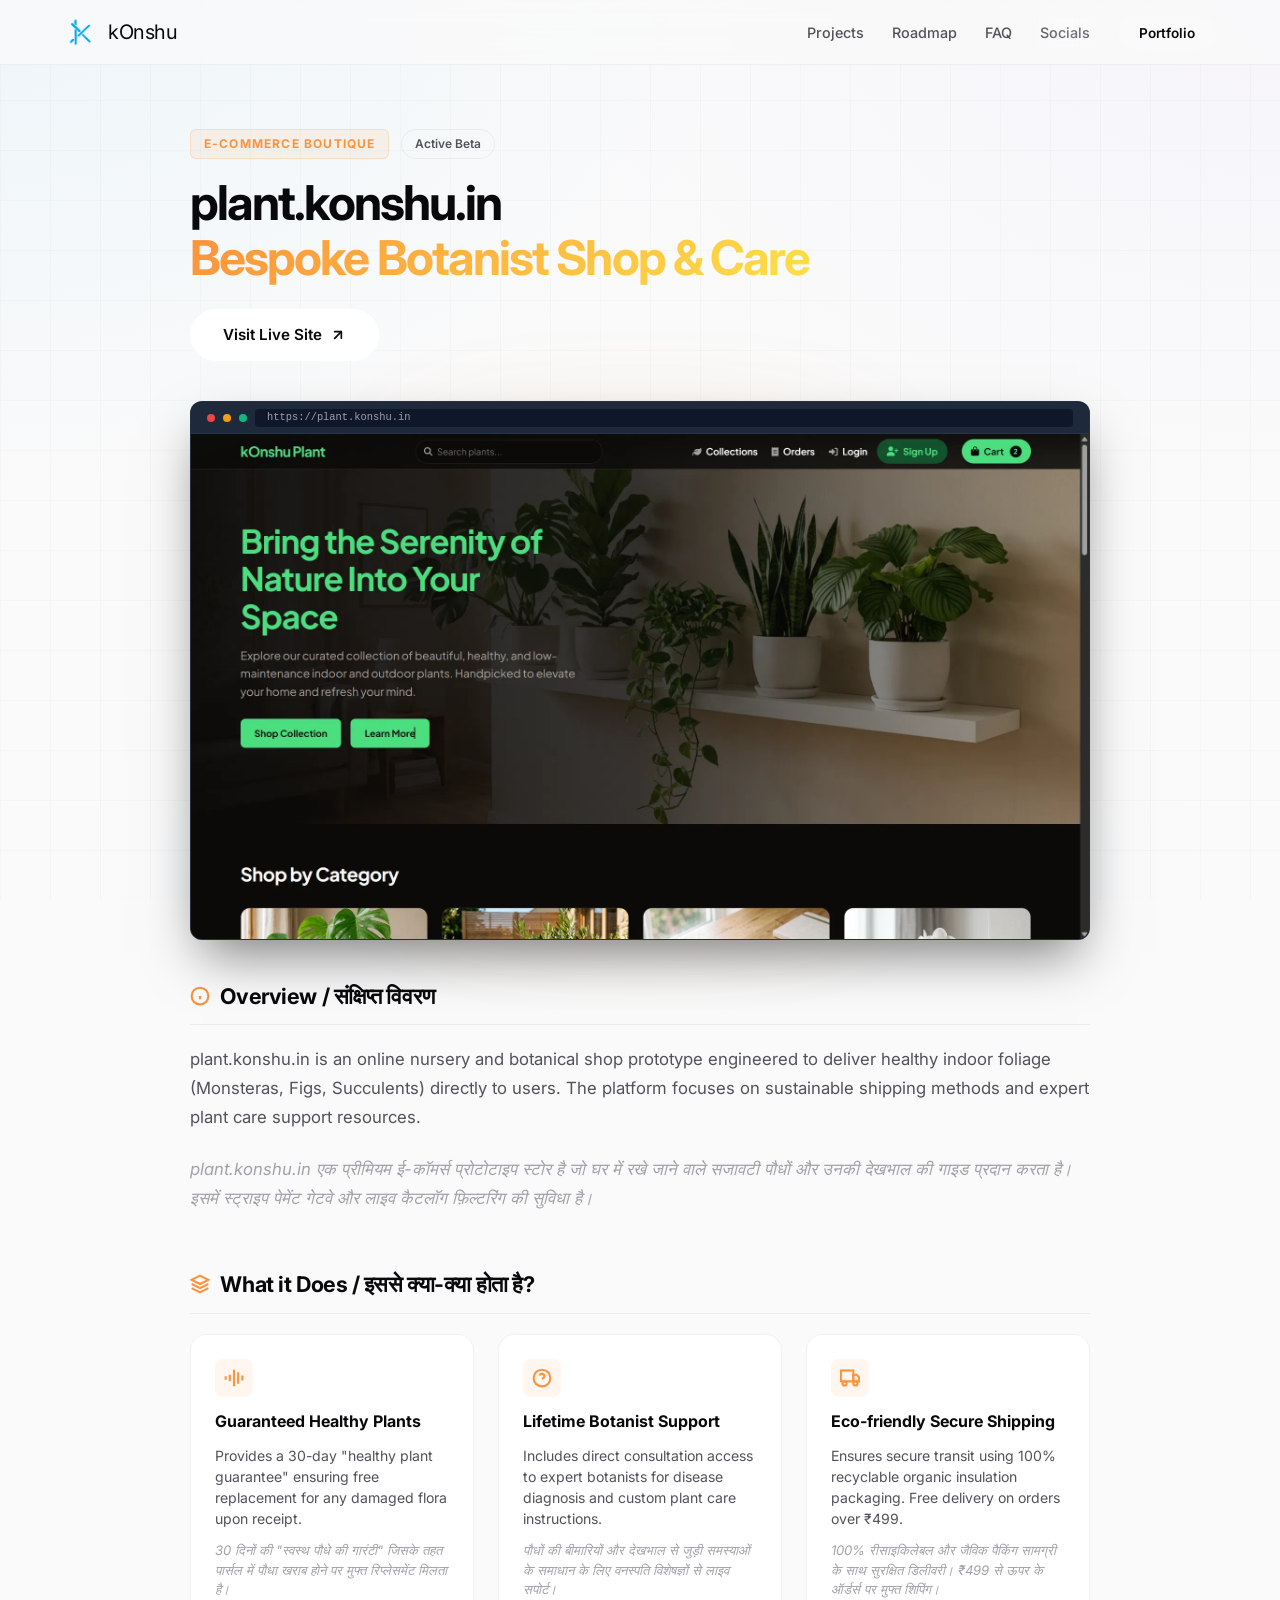
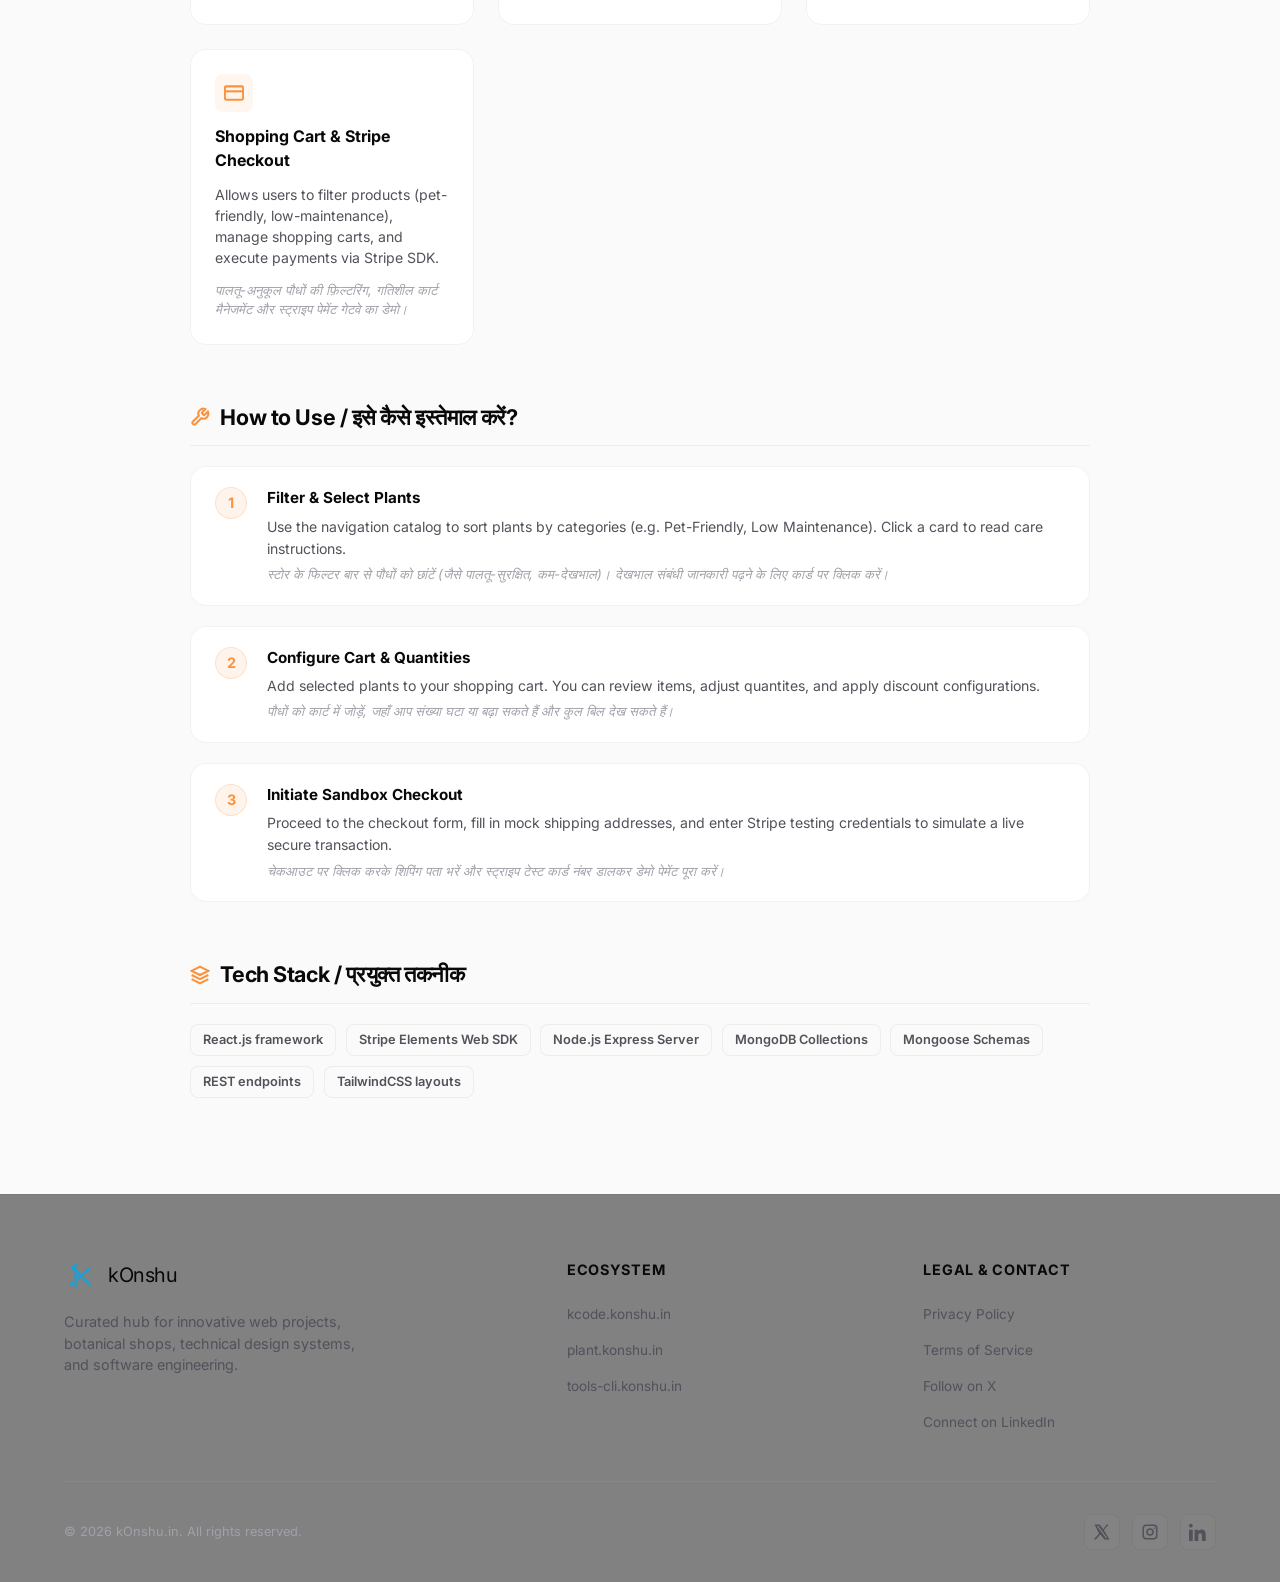
<file: projects/plant.html>
<!doctype html>
<html lang="en">
  <head>
    <meta charset="utf-8" />
    <meta name="viewport" content="width=device-width, initial-scale=1" />
    <title>
      plant.konshu.in | Premium Houseplants & Botanical Care Store | kOnshu 🍳
    </title>

    <meta
      name="description"
      content="Detailed guide, features, and setup instructions for plant.konshu.in, an online botanical nursery and garden shop offering Monsteras, Fiddle Leaf Figs, 30-day health guarantee, and lifetime care support."
    />
    <meta
      name="keywords"
      content="plant.konshu.in, buy plants online, indoor houseplants, Monstera, Fiddle Leaf Fig, organic gardening, 30-day plant guarantee, botanist care support, kOnshu"
    />
    <meta name="author" content="Karan" />
    <meta name="theme-color" content="#fb923c" />
    <meta name="robots" content="index, follow" />
    <link rel="canonical" href="https://konshu.in/projects/plant.html" />

    <!-- Open Graph / Facebook -->
    <meta
      property="og:title"
      content="plant.konshu.in | Premium Houseplants & Care Shop"
    />
    <meta
      property="og:description"
      content="Shop beautiful, healthy indoor plants with safe, eco-friendly delivery. Benefit from our 30-day health guarantee and lifetime access to expert botanists at plant.konshu.in."
    />
    <meta property="og:type" content="website" />
    <meta property="og:url" content="https://konshu.in/projects/plant.html" />
    <meta
      property="og:image"
      content="https://konshu.in/asset/plant.konshu.in.webp"
    />
    <meta property="og:site_name" content="kOnshu" />

    <!-- Twitter -->
    <meta name="twitter:card" content="summary_large_image" />
    <meta name="twitter:site" content="@karan_k_code" />
    <meta name="twitter:creator" content="@karan_k_code" />
    <meta
      name="twitter:title"
      content="plant.konshu.in | Premium Indoor Plants & Botanist Support"
    />
    <meta
      name="twitter:description"
      content="Get a healthy plant guarantee and lifetime botanist diagnoses. Safe organic shipping."
    />
    <meta
      name="twitter:image"
      content="https://konshu.in/asset/plant.konshu.in.webp"
    />

    <!-- JSON-LD Structured Data -->
    <script type="application/ld+json">
      {
        "@context": "https://schema.org",
        "@type": "WebApplication",
        "name": "plant.konshu.in E-Commerce Documentation",
        "url": "https://konshu.in/projects/plant.html",
        "description": "Ecosystem overview detailing shopping cart features, Stripe API integration, botanical filtering catalog, and care assistance parameters for plant.konshu.in.",
        "applicationCategory": "ECommerceApplication, EducationalApplication",
        "operatingSystem": "All web-enabled devices",
        "author": {
          "@type": "Person",
          "name": "Karan"
        }
      }
    </script>

    <link rel="icon" href="../k_logo.webp" type="image/x-icon" />

    <link
      href="https://fonts.googleapis.com/css2?family=Inter:wght@300;400;500;600;700;800&display=swap"
      rel="stylesheet"
    />
    <link rel="stylesheet" href="../styles.css" />
    <link rel="stylesheet" href="./css/plant.css" />
  </head>
  <body>
    <!-- Background Animated Auras -->
    <div class="aura aura-1" aria-hidden="true"></div>
    <div class="aura aura-2" aria-hidden="true"></div>

    <!-- Floating Navbar -->
    <header class="nav-header">
      <div class="container nav-container">
        <a href="../index.html" class="logo" aria-label="kOnshu Home">
          <div class="logo-badge">
            <img src="../k_logo.webp" alt="kOnshu Logo" />
          </div>
          <span>kOnshu</span>
        </a>
        <nav aria-label="Primary navigation">
          <ul class="nav-menu">
            <li>
              <a href="../index.html#projects" class="nav-link">Projects</a>
            </li>
            <li>
              <a href="../index.html#roadmap" class="nav-link">Roadmap</a>
            </li>
            <li><a href="../index.html#faq" class="nav-link">FAQ</a></li>
            <li>
              <a
                href="https://x.com/karan_k_code"
                target="_blank"
                rel="noopener noreferrer"
                class="nav-link"
                >Socials</a
              >
            </li>
            <li>
              <a
                href="https://karan.konshu.in"
                target="_blank"
                rel="noopener noreferrer"
                class="nav-btn"
                >Portfolio</a
              >
            </li>
          </ul>
        </nav>
      </div>
    </header>

    <main class="container">
      <div class="details-container">
        <!-- Header -->
        <div class="detail-header">
          <div class="detail-badge-row">
            <span class="project-badge">E-Commerce Boutique</span>
            <span class="status-pill">Active Beta</span>
          </div>
          <h1 class="detail-title">
            plant.konshu.in <br />
            <span
              class="gradient-text"
              style="
                background: var(--orange-gradient);
                background-clip: text;
                -webkit-text-fill-color: transparent;
              "
              >Bespoke Botanist Shop & Care</span
            >
          </h1>
          <div class="action-bar">
            <a
              href="https://plant.konshu.in"
              target="_blank"
              rel="noopener noreferrer"
              class="btn btn-primary"
              style="background: #ffffff; color: #09090b; border-color: #ffffff"
            >
              Visit Live Site
              <svg
                width="16"
                height="16"
                viewBox="0 0 24 24"
                fill="none"
                stroke="currentColor"
                stroke-width="2.5"
                stroke-linecap="round"
                stroke-linejoin="round"
              >
                <line x1="7" y1="17" x2="17" y2="7"></line>
                <polyline points="7 7 17 7 17 17"></polyline>
              </svg>
            </a>
          </div>
        </div>

        <!-- Screenshot Preview -->
        <div class="preview-container">
          <div class="preview-glow"></div>
          <div class="browser-mockup">
            <div class="browser-bar">
              <div class="browser-dot dot-red"></div>
              <div class="browser-dot dot-yellow"></div>
              <div class="browser-dot dot-green"></div>
              <div class="browser-address">https://plant.konshu.in</div>
            </div>
            <div class="browser-screen">
              <img
                src="../asset/plant.konshu.in.webp"
                alt="plant.konshu.in interface preview"
              />
            </div>
          </div>
        </div>

        <!-- Overview Section -->
        <div class="info-section">
          <h2>
            <svg
              width="20"
              height="20"
              viewBox="0 0 24 24"
              fill="none"
              stroke="currentColor"
              stroke-width="2.5"
            >
              <circle cx="12" cy="12" r="10"></circle>
              <line x1="12" y1="16" x2="12" y2="12"></line>
              <line x1="12" y1="8" x2="12.01" y2="8"></line>
            </svg>
            Overview / संक्षिप्त विवरण
          </h2>
          <p class="section-description">
            plant.konshu.in is an online nursery and botanical shop prototype
            engineered to deliver healthy indoor foliage (Monsteras, Figs,
            Succulents) directly to users. The platform focuses on sustainable
            shipping methods and expert plant care support resources.
          </p>
          <p
            class="section-description"
            style="font-style: italic; color: var(--text-muted)"
          >
            plant.konshu.in एक प्रीमियम ई-कॉमर्स प्रोटोटाइप स्टोर है जो घर में
            रखे जाने वाले सजावटी पौधों और उनकी देखभाल की गाइड प्रदान करता है।
            इसमें स्ट्राइप पेमेंट गेटवे और लाइव कैटलॉग फ़िल्टरिंग की सुविधा है।
          </p>
        </div>

        <!-- What it does Section -->
        <div class="info-section">
          <h2>
            <svg
              width="20"
              height="20"
              viewBox="0 0 24 24"
              fill="none"
              stroke="currentColor"
              stroke-width="2.5"
            >
              <polygon points="12 2 2 7 12 12 22 7 12 2"></polygon>
              <polyline points="2 17 12 22 22 17"></polyline>
              <polyline points="2 12 12 17 22 12"></polyline>
            </svg>
            What it Does / इससे क्या-क्या होता है?
          </h2>
          <div class="features-grid">
            <div class="feature-card">
              <div class="feature-icon-wrapper">
                <svg
                  width="20"
                  height="20"
                  viewBox="0 0 24 24"
                  fill="none"
                  stroke="currentColor"
                  stroke-width="2.5"
                >
                  <path d="M12 2v20M17 5v14M22 9v6M7 8v8M2 10v4"></path>
                </svg>
              </div>
              <div class="feature-title">Guaranteed Healthy Plants</div>
              <div class="feature-desc">
                Provides a 30-day "healthy plant guarantee" ensuring free
                replacement for any damaged flora upon receipt.
              </div>
              <div class="step-hindi-translation">
                30 दिनों की "स्वस्थ पौधे की गारंटी" जिसके तहत पार्सल में पौधा
                खराब होने पर मुफ्त रिप्लेसमेंट मिलता है।
              </div>
            </div>

            <div class="feature-card">
              <div class="feature-icon-wrapper">
                <svg
                  width="20"
                  height="20"
                  viewBox="0 0 24 24"
                  fill="none"
                  stroke="currentColor"
                  stroke-width="2.5"
                >
                  <circle cx="12" cy="12" r="10"></circle>
                  <path d="M9.09 9a3 3 0 0 1 5.83 1c0 2-3 3-3 3"></path>
                  <line x1="12" y1="17" x2="12.01" y2="17"></line>
                </svg>
              </div>
              <div class="feature-title">Lifetime Botanist Support</div>
              <div class="feature-desc">
                Includes direct consultation access to expert botanists for
                disease diagnosis and custom plant care instructions.
              </div>
              <div class="step-hindi-translation">
                पौधों की बीमारियों और देखभाल से जुड़ी समस्याओं के समाधान के लिए
                वनस्पति विशेषज्ञों से लाइव सपोर्ट।
              </div>
            </div>

            <div class="feature-card">
              <div class="feature-icon-wrapper">
                <svg
                  width="20"
                  height="20"
                  viewBox="0 0 24 24"
                  fill="none"
                  stroke="currentColor"
                  stroke-width="2.5"
                >
                  <rect x="1" y="3" width="15" height="13"></rect>
                  <polygon points="16 8 20 8 23 11 23 16 16 16 16 8"></polygon>
                  <circle cx="5.5" cy="18.5" r="2.5"></circle>
                  <circle cx="18.5" cy="18.5" r="2.5"></circle>
                </svg>
              </div>
              <div class="feature-title">Eco-friendly Secure Shipping</div>
              <div class="feature-desc">
                Ensures secure transit using 100% recyclable organic insulation
                packaging. Free delivery on orders over ₹499.
              </div>
              <div class="step-hindi-translation">
                100% रीसाइकिलेबल और जैविक पैकिंग सामग्री के साथ सुरक्षित
                डिलीवरी। ₹499 से ऊपर के ऑर्डर्स पर मुफ्त शिपिंग।
              </div>
            </div>

            <div class="feature-card">
              <div class="feature-icon-wrapper">
                <svg
                  width="20"
                  height="20"
                  viewBox="0 0 24 24"
                  fill="none"
                  stroke="currentColor"
                  stroke-width="2.5"
                >
                  <rect x="1" y="4" width="22" height="16" rx="2" ry="2"></rect>
                  <line x1="1" y1="10" x2="23" y2="10"></line>
                </svg>
              </div>
              <div class="feature-title">Shopping Cart & Stripe Checkout</div>
              <div class="feature-desc">
                Allows users to filter products (pet-friendly, low-maintenance),
                manage shopping carts, and execute payments via Stripe SDK.
              </div>
              <div class="step-hindi-translation">
                पालतू-अनुकूल पौधों की फ़िल्टरिंग, गतिशील कार्ट मैनेजमेंट और
                स्ट्राइप पेमेंट गेटवे का डेमो।
              </div>
            </div>
          </div>
        </div>

        <!-- How to Use Section -->
        <div class="info-section">
          <h2>
            <svg
              width="20"
              height="20"
              viewBox="0 0 24 24"
              fill="none"
              stroke="currentColor"
              stroke-width="2.5"
            >
              <path
                d="M14.7 6.3a1 1 0 0 0 0 1.4l1.6 1.6a1 1 0 0 0 1.4 0l3.77-3.77a6 6 0 0 1-7.94 7.94l-6.91 6.91a2.12 2.12 0 0 1-3-3l6.91-6.91a6 6 0 0 1 7.94-7.94l-3.76 3.76z"
              ></path>
            </svg>
            How to Use / इसे कैसे इस्तेमाल करें?
          </h2>
          <div class="steps-list">
            <div class="step-item">
              <div class="step-number">1</div>
              <div class="step-text">
                <span class="step-heading">Filter & Select Plants</span>
                <span class="step-instruction"
                  >Use the navigation catalog to sort plants by categories (e.g.
                  Pet-Friendly, Low Maintenance). Click a card to read care
                  instructions.</span
                >
                <span class="step-hindi-translation"
                  >स्टोर के फिल्टर बार से पौधों को छांटें (जैसे पालतू-सुरक्षित,
                  कम-देखभाल)। देखभाल संबंधी जानकारी पढ़ने के लिए कार्ड पर क्लिक
                  करें।</span
                >
              </div>
            </div>

            <div class="step-item">
              <div class="step-number">2</div>
              <div class="step-text">
                <span class="step-heading">Configure Cart & Quantities</span>
                <span class="step-instruction"
                  >Add selected plants to your shopping cart. You can review
                  items, adjust quantites, and apply discount
                  configurations.</span
                >
                <span class="step-hindi-translation"
                  >पौधों को कार्ट में जोड़ें, जहाँ आप संख्या घटा या बढ़ा सकते
                  हैं और कुल बिल देख सकते हैं।</span
                >
              </div>
            </div>

            <div class="step-item">
              <div class="step-number">3</div>
              <div class="step-text">
                <span class="step-heading">Initiate Sandbox Checkout</span>
                <span class="step-instruction"
                  >Proceed to the checkout form, fill in mock shipping
                  addresses, and enter Stripe testing credentials to simulate a
                  live secure transaction.</span
                >
                <span class="step-hindi-translation"
                  >चेकआउट पर क्लिक करके शिपिंग पता भरें और स्ट्राइप टेस्ट कार्ड
                  नंबर डालकर डेमो पेमेंट पूरा करें।</span
                >
              </div>
            </div>
          </div>
        </div>

        <!-- Tech Stack Section -->
        <div class="info-section">
          <h2>
            <svg
              width="20"
              height="20"
              viewBox="0 0 24 24"
              fill="none"
              stroke="currentColor"
              stroke-width="2.5"
            >
              <polygon points="12 2 2 7 12 12 22 7 12 2"></polygon>
              <polyline points="2 17 12 22 22 17"></polyline>
              <polyline points="2 12 12 17 22 12"></polyline>
            </svg>
            Tech Stack / प्रयुक्त तकनीक
          </h2>
          <div class="details-tech-tags">
            <span class="details-tech-tag">React.js framework</span>
            <span class="details-tech-tag">Stripe Elements Web SDK</span>
            <span class="details-tech-tag">Node.js Express Server</span>
            <span class="details-tech-tag">MongoDB Collections</span>
            <span class="details-tech-tag">Mongoose Schemas</span>
            <span class="details-tech-tag">REST endpoints</span>
            <span class="details-tech-tag">TailwindCSS layouts</span>
          </div>
        </div>
      </div>
    </main>

    <!-- Footer -->
    <footer class="global-footer">
      <div class="container">
        <div class="footer-top">
          <div class="footer-brand">
            <a href="../index.html" class="logo" aria-label="kOnshu Home">
              <div class="logo-badge">
                <img src="../k_logo.webp" alt="kOnshu Logo" />
              </div>
              <span>kOnshu</span>
            </a>
            <p>
              Curated hub for innovative web projects, botanical shops,
              technical design systems, and software engineering.
            </p>
          </div>
          <div class="footer-links-group">
            <span class="footer-links-title">Ecosystem</span>
            <ul class="footer-links">
              <!-- <li>
                <a
                  href="https://konshu.xyz"
                  target="_blank"
                  rel="noopener noreferrer"
                  >konshu.xyz</a
                >
              </li> -->
              <li>
                <a
                  href="https://kcode.konshu.in"
                  target="_blank"
                  rel="noopener noreferrer"
                  >kcode.konshu.in</a
                >
              </li>
              <li>
                <a
                  href="https://plant.konshu.in"
                  target="_blank"
                  rel="noopener noreferrer"
                  >plant.konshu.in</a
                >
              </li>
              <li>
                <a
                  href="https://tools-cli.konshu.in"
                  target="_blank"
                  rel="noopener noreferrer"
                  >tools-cli.konshu.in</a
                >
              </li>
            </ul>
          </div>
          <div class="footer-links-group">
            <span class="footer-links-title">Legal & Contact</span>
            <ul class="footer-links">
              <li><a href="../privacy.html">Privacy Policy</a></li>
              <li><a href="../terms.html">Terms of Service</a></li>
              <li>
                <a
                  href="https://x.com/karan_k_code"
                  target="_blank"
                  rel="noopener noreferrer"
                  >Follow on X</a
                >
              </li>
              <li>
                <a
                  href="https://www.linkedin.com/in/karan-k-code"
                  target="_blank"
                  rel="noopener noreferrer"
                  >Connect on LinkedIn</a
                >
              </li>
            </ul>
          </div>
        </div>
        <div class="footer-bottom">
          <small
            >© <span id="year"></span> kOnshu.in. All rights reserved.</small
          >
          <div class="socials" aria-label="Social links">
            <a
              class="iconbtn"
              href="https://x.com/karan_k_code"
              target="_blank"
              rel="noopener noreferrer"
              aria-label="Follow on X"
              title="X"
            >
              <svg
                width="18"
                height="18"
                viewBox="0 0 24 24"
                fill="currentColor"
              >
                <path
                  d="M18.244 2H21l-6.56 7.497L22 22h-6.828l-5.34-6.83L3.6 22H1l7.02-8.02L2 2h6.91l4.82 6.273L18.244 2Zm-1.21 18h1.894L7.06 4H5.07l11.965 16Z"
                />
              </svg>
            </a>
            <a
              class="iconbtn"
              href="https://instagram.com/konshu.in"
              target="_blank"
              rel="noopener noreferrer"
              aria-label="Follow on Instagram"
              title="Instagram"
            >
              <svg
                width="18"
                height="18"
                viewBox="0 0 24 24"
                fill="currentColor"
              >
                <path
                  d="M7 2h10a5 5 0 015 5v10a5 5 0 01-5 5H7a5 5 0 01-5-5V7a5 5 0 015-5Zm0 2a3 3 0 00-3 3v10a3 3 0 003 3h10a3 3 0 003-3V7a3 3 0 00-3-3H7Zm11 2a1 1 0 110 2 1 1 0 010-2ZM12 7a5 5 0 110 10 5 5 0 010-10Zm0 2a3 3 0 100 6 3 3 0 000-6Z"
                />
              </svg>
            </a>
            <a
              class="iconbtn"
              href="https://www.linkedin.com/in/karan-k-code"
              target="_blank"
              rel="noopener noreferrer"
              aria-label="Connect on LinkedIn"
              title="LinkedIn"
            >
              <svg
                width="18"
                height="18"
                viewBox="0 0 24 24"
                fill="currentColor"
              >
                <path
                  d="M4.98 3.5C4.98 4.88 3.87 6 2.5 6S0 4.88 0 3.5 1.12 1 2.5 1s2.48 1.12 2.48 2.5ZM0 8.98h4.99V24H0V8.98Zm7.49 0H12v2.06h.06c.63-1.2 2.17-2.46 4.47-2.46 4.78 0 5.67 3.15 5.67 7.25V24h-4.99v-6.77c0-1.61-.03-3.69-2.25-3.69-2.25 0-2.59 1.76-2.59 3.57V24H7.49V8.98Z"
                />
              </svg>
            </a>
          </div>
        </div>
      </div>
    </footer>

    <script>
      document.getElementById("year").textContent = new Date().getFullYear();
    </script>
  </body>
</html>
</file>
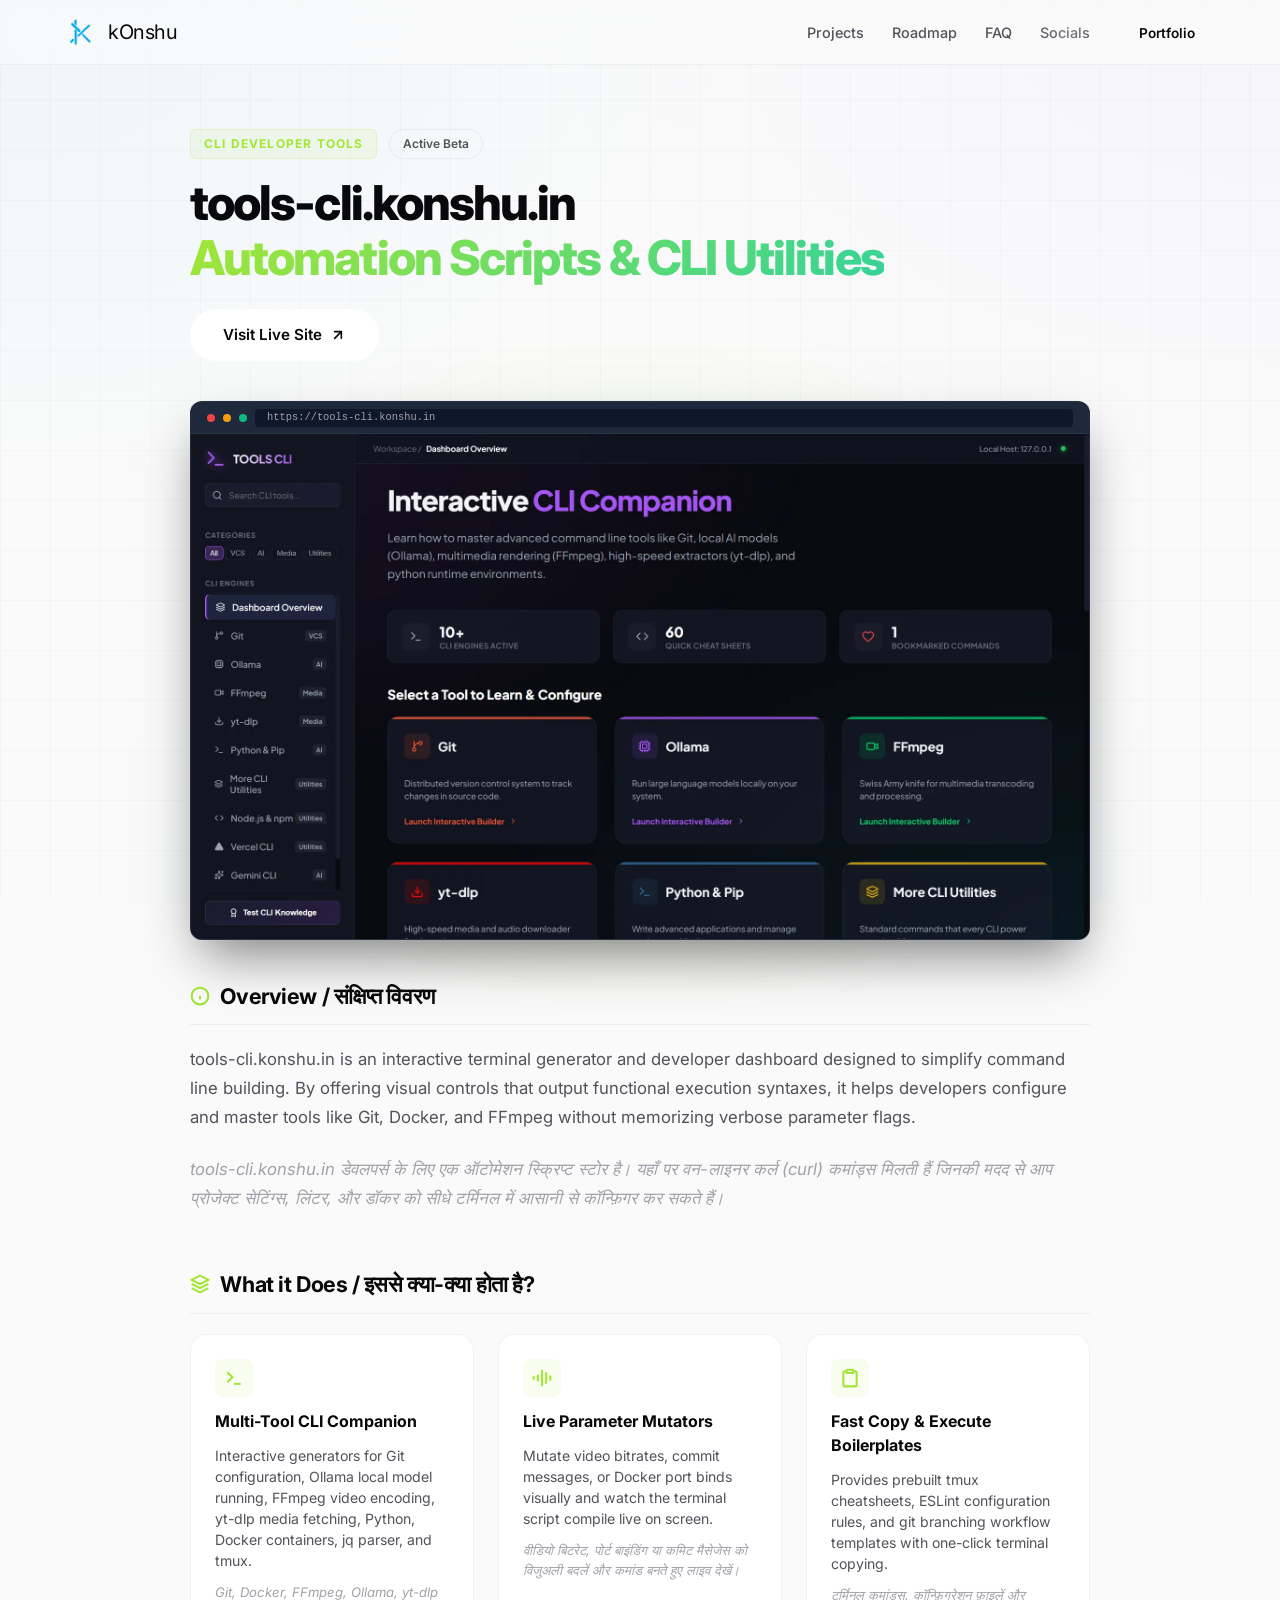
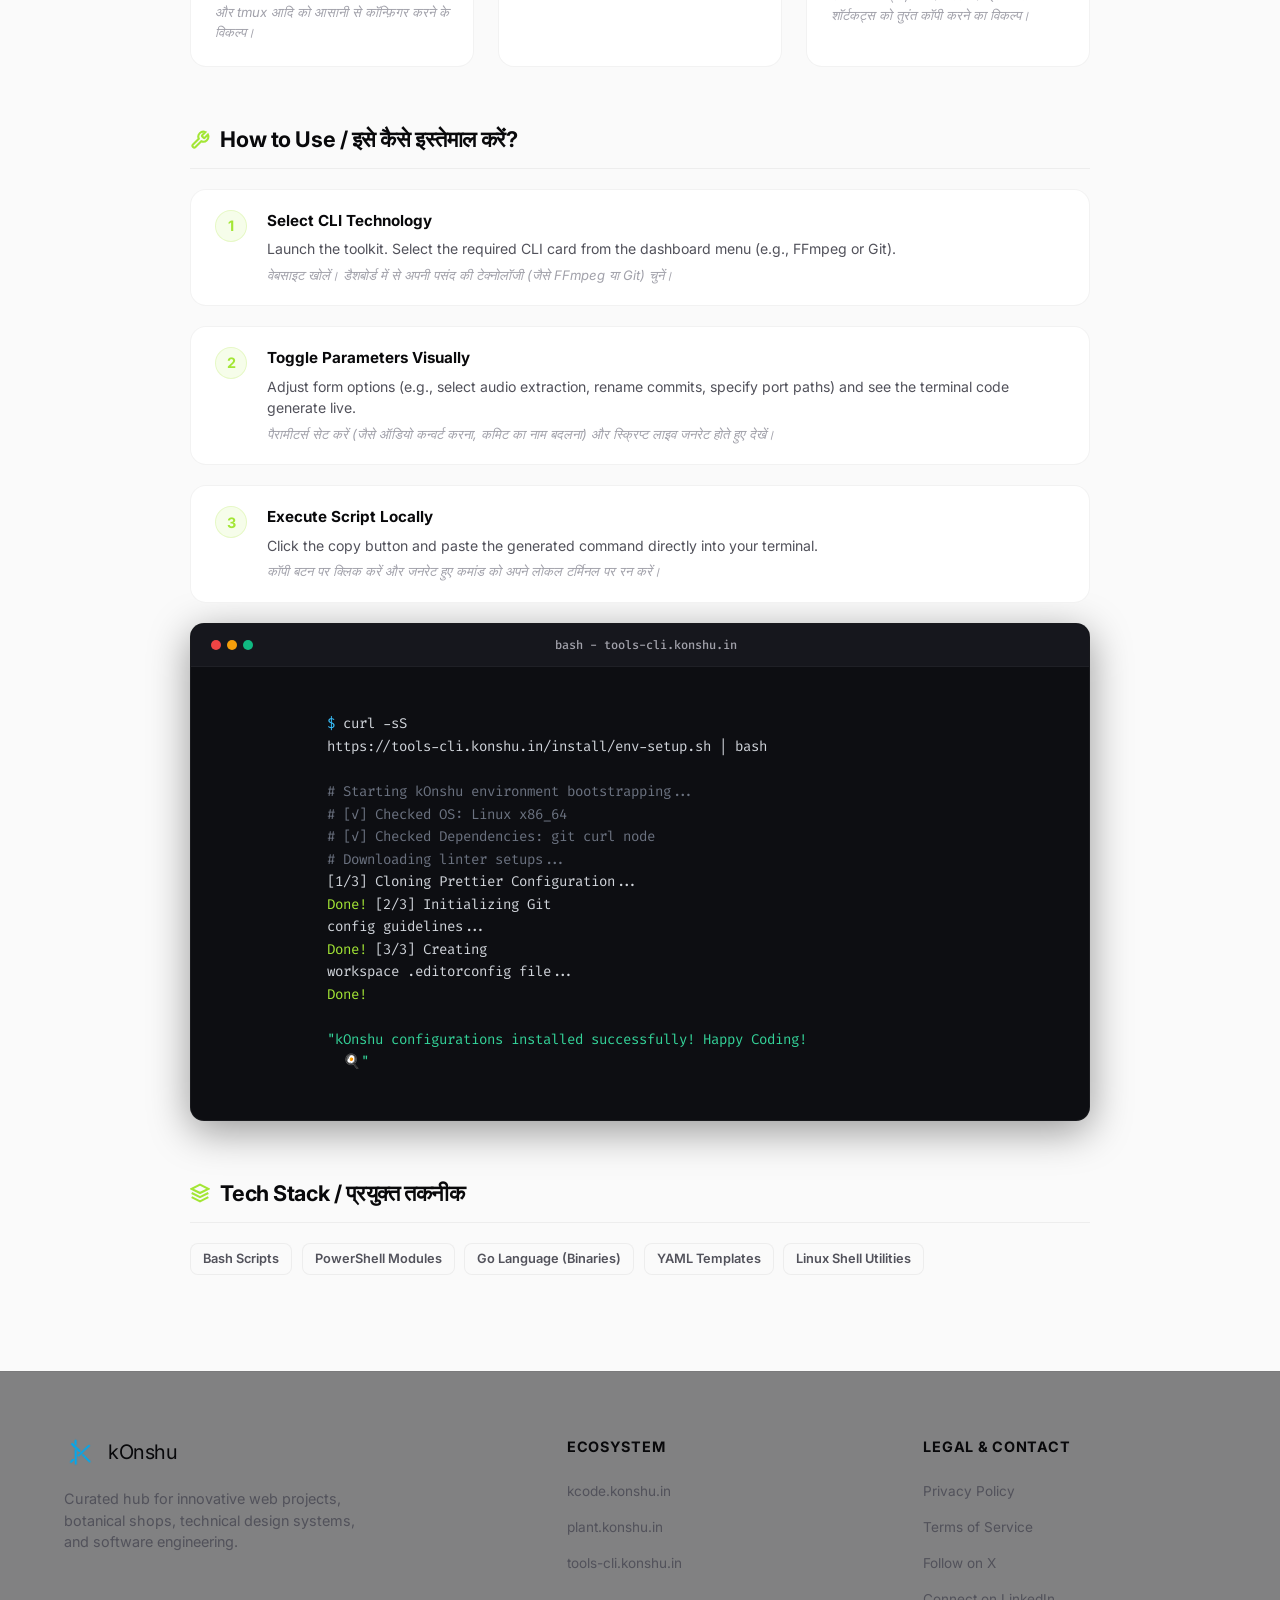
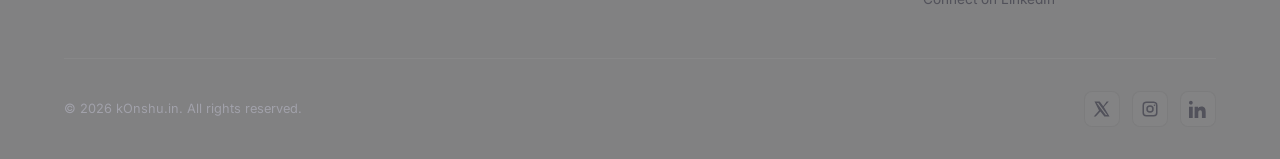
<file: projects/tools.html>
<!doctype html>
<html lang="en">
  <head>
    <meta charset="utf-8" />
    <meta name="viewport" content="width=device-width, initial-scale=1" />
    <title>
      tools-cli.konshu.in | Interactive Command Line Generator Dashboard |
      kOnshu 🍳
    </title>

    <meta
      name="description"
      content="Detailed guide, features, and setup instructions for tools-cli.konshu.in, an interactive developer terminal generator dashboard for Git, Ollama, FFmpeg, Docker, jq, and tmux."
    />
    <meta
      name="keywords"
      content="tools-cli.konshu.in, terminal command generator, git commands helper, docker configurations, FFmpeg converter script, yt-dlp media tools, Ollama models setups, tmux shortcut helper, devtools dashboard, kOnshu"
    />
    <meta name="author" content="Karan" />
    <meta name="theme-color" content="#a3e635" />
    <meta name="robots" content="index, follow" />
    <link rel="canonical" href="https://konshu.in/projects/tools.html" />

    <!-- Open Graph / Facebook -->
    <meta
      property="og:title"
      content="tools-cli.konshu.in | Interactive CLI Commands Dashboard"
    />
    <meta
      property="og:description"
      content="Learn, configure, and master terminal setups. Visually generate commands for Git, Docker, FFmpeg, Ollama, jq, and tmux instantly at tools-cli.konshu.in."
    />
    <meta property="og:type" content="website" />
    <meta property="og:url" content="https://konshu.in/projects/tools.html" />
    <meta
      property="og:image"
      content="https://konshu.in/asset/tools.konshu.in.webp"
    />
    <meta property="og:site_name" content="kOnshu" />

    <!-- Twitter -->
    <meta name="twitter:card" content="summary_large_image" />
    <meta name="twitter:site" content="@karan_k_code" />
    <meta name="twitter:creator" content="@karan_k_code" />
    <meta
      name="twitter:title"
      content="tools-cli.konshu.in | Interactive CLI Commands Companion"
    />
    <meta
      name="twitter:description"
      content="Compile complex server shell scripts and config boilerplates with one click."
    />
    <meta
      name="twitter:image"
      content="https://konshu.in/asset/tools.konshu.in.webp"
    />

    <!-- JSON-LD Structured Data -->
    <script type="application/ld+json">
      {
        "@context": "https://schema.org",
        "@type": "WebApplication",
        "name": "tools-cli.konshu.in Developer Tools Documentation",
        "url": "https://konshu.in/projects/tools.html",
        "description": "Ecosystem overview detailing terminal generation features, shell automation scripts, and cross-platform installation boilerplates for tools-cli.konshu.in.",
        "applicationCategory": "DeveloperApplication, EducationalApplication",
        "operatingSystem": "Windows, macOS, Linux",
        "author": {
          "@type": "Person",
          "name": "Karan"
        }
      }
    </script>

    <link rel="icon" href="../k_logo.webp" type="image/x-icon" />

    <link
      href="https://fonts.googleapis.com/css2?family=Inter:wght@300;400;500;600;700;800&family=Fira+Code:wght@400;500&display=swap"
      rel="stylesheet"
    />
    <link rel="stylesheet" href="../styles.css" />
    <link rel="stylesheet" href="./css/tools.css" />
  </head>
  <body>
    <!-- Background Animated Auras -->
    <div class="aura aura-1" aria-hidden="true"></div>
    <div class="aura aura-2" aria-hidden="true"></div>

    <!-- Floating Navbar -->
    <header class="nav-header">
      <div class="container nav-container">
        <a href="../index.html" class="logo" aria-label="kOnshu Home">
          <div class="logo-badge">
            <img src="../k_logo.webp" alt="kOnshu Logo" />
          </div>
          <span>kOnshu</span>
        </a>
        <nav aria-label="Primary navigation">
          <ul class="nav-menu">
            <li>
              <a href="../index.html#projects" class="nav-link">Projects</a>
            </li>
            <li>
              <a href="../index.html#roadmap" class="nav-link">Roadmap</a>
            </li>
            <li><a href="../index.html#faq" class="nav-link">FAQ</a></li>
            <li>
              <a
                href="https://x.com/karan_k_code"
                target="_blank"
                rel="noopener noreferrer"
                class="nav-link"
                >Socials</a
              >
            </li>
            <li>
              <a
                href="https://karan.konshu.in"
                target="_blank"
                rel="noopener noreferrer"
                class="nav-btn"
                >Portfolio</a
              >
            </li>
          </ul>
        </nav>
      </div>
    </header>

    <main class="container">
      <div class="details-container">
        <!-- Header -->
        <div class="detail-header">
          <div class="detail-badge-row">
            <span class="project-badge">CLI Developer Tools</span>
            <span class="status-pill">Active Beta</span>
          </div>
          <h1 class="detail-title">
            tools-cli.konshu.in <br />
            <span
              class="gradient-text"
              style="
                background: var(--lime-gradient);
                background-clip: text;
                -webkit-text-fill-color: transparent;
              "
              >Automation Scripts & CLI Utilities</span
            >
          </h1>
          <div class="action-bar">
            <a
              href="https://tools-cli.konshu.in"
              target="_blank"
              rel="noopener noreferrer"
              class="btn btn-primary"
              style="background: #ffffff; color: #09090b; border-color: #ffffff"
            >
              Visit Live Site
              <svg
                width="16"
                height="16"
                viewBox="0 0 24 24"
                fill="none"
                stroke="currentColor"
                stroke-width="2.5"
                stroke-linecap="round"
                stroke-linejoin="round"
              >
                <line x1="7" y1="17" x2="17" y2="7"></line>
                <polyline points="7 7 17 7 17 17"></polyline>
              </svg>
            </a>
          </div>
        </div>

        <!-- Screenshot Preview -->
        <div class="preview-container">
          <div class="preview-glow"></div>
          <div class="browser-mockup">
            <div class="browser-bar">
              <div class="browser-dot dot-red"></div>
              <div class="browser-dot dot-yellow"></div>
              <div class="browser-dot dot-green"></div>
              <div class="browser-address">https://tools-cli.konshu.in</div>
            </div>
            <div class="browser-screen">
              <img
                src="../asset/tools.konshu.in.webp"
                alt="tools-cli.konshu.in interface preview"
              />
            </div>
          </div>
        </div>

        <!-- Overview Section -->
        <div class="info-section">
          <h2>
            <svg
              width="20"
              height="20"
              viewBox="0 0 24 24"
              fill="none"
              stroke="currentColor"
              stroke-width="2.5"
            >
              <circle cx="12" cy="12" r="10"></circle>
              <line x1="12" y1="16" x2="12" y2="12"></line>
              <line x1="12" y1="8" x2="12.01" y2="8"></line>
            </svg>
            Overview / संक्षिप्त विवरण
          </h2>
          <p class="section-description">
            tools-cli.konshu.in is an interactive terminal generator and
            developer dashboard designed to simplify command line building. By
            offering visual controls that output functional execution syntaxes,
            it helps developers configure and master tools like Git, Docker, and
            FFmpeg without memorizing verbose parameter flags.
          </p>
          <p
            class="section-description"
            style="font-style: italic; color: var(--text-muted)"
          >
            tools-cli.konshu.in डेवलपर्स के लिए एक ऑटोमेशन स्क्रिप्ट स्टोर है।
            यहाँ पर वन-लाइनर कर्ल (curl) कमांड्स मिलती हैं जिनकी मदद से आप
            प्रोजेक्ट सेटिंग्स, लिंटर, और डॉकर को सीधे टर्मिनल में आसानी से
            कॉन्फ़िगर कर सकते हैं।
          </p>
        </div>

        <!-- What it does Section -->
        <div class="info-section">
          <h2>
            <svg
              width="20"
              height="20"
              viewBox="0 0 24 24"
              fill="none"
              stroke="currentColor"
              stroke-width="2.5"
            >
              <polygon points="12 2 2 7 12 12 22 7 12 2"></polygon>
              <polyline points="2 17 12 22 22 17"></polyline>
              <polyline points="2 12 12 17 22 12"></polyline>
            </svg>
            What it Does / इससे क्या-क्या होता है?
          </h2>
          <div class="features-grid">
            <div class="feature-card">
              <div class="feature-icon-wrapper">
                <svg
                  width="20"
                  height="20"
                  viewBox="0 0 24 24"
                  fill="none"
                  stroke="currentColor"
                  stroke-width="2.5"
                >
                  <polyline points="4 17 10 11 4 5"></polyline>
                  <line x1="12" y1="19" x2="20" y2="19"></line>
                </svg>
              </div>
              <div class="feature-title">Multi-Tool CLI Companion</div>
              <div class="feature-desc">
                Interactive generators for Git configuration, Ollama local model
                running, FFmpeg video encoding, yt-dlp media fetching, Python,
                Docker containers, jq parser, and tmux.
              </div>
              <div class="step-hindi-translation">
                Git, Docker, FFmpeg, Ollama, yt-dlp और tmux आदि को आसानी से
                कॉन्फ़िगर करने के विकल्प।
              </div>
            </div>

            <div class="feature-card">
              <div class="feature-icon-wrapper">
                <svg
                  width="20"
                  height="20"
                  viewBox="0 0 24 24"
                  fill="none"
                  stroke="currentColor"
                  stroke-width="2.5"
                >
                  <path d="M12 2v20M17 5v14M22 9v6M7 8v8M2 10v4"></path>
                </svg>
              </div>
              <div class="feature-title">Live Parameter Mutators</div>
              <div class="feature-desc">
                Mutate video bitrates, commit messages, or Docker port binds
                visually and watch the terminal script compile live on screen.
              </div>
              <div class="step-hindi-translation">
                वीडियो बिटरेट, पोर्ट बाइंडिंग या कमिट मैसेजेस को विजुअली बदलें
                और कमांड बनते हुए लाइव देखें।
              </div>
            </div>

            <div class="feature-card">
              <div class="feature-icon-wrapper">
                <svg
                  width="20"
                  height="20"
                  viewBox="0 0 24 24"
                  fill="none"
                  stroke="currentColor"
                  stroke-width="2.5"
                >
                  <path
                    d="M16 4h2a2 2 0 0 1 2 2v14a2 2 0 0 1-2 2H6a2 2 0 0 1-2-2V6a2 2 0 0 1 2-2h2"
                  ></path>
                  <rect x="8" y="2" width="8" height="4" rx="1" ry="1"></rect>
                </svg>
              </div>
              <div class="feature-title">Fast Copy & Execute Boilerplates</div>
              <div class="feature-desc">
                Provides prebuilt tmux cheatsheets, ESLint configuration rules,
                and git branching workflow templates with one-click terminal
                copying.
              </div>
              <div class="step-hindi-translation">
                टर्मिनल कमांड्स, कॉन्फ़िगरेशन फ़ाइलें और शॉर्टकट्स को तुरंत कॉपी
                करने का विकल्प।
              </div>
            </div>
          </div>
        </div>

        <!-- How to Use Section -->
        <div class="info-section">
          <h2>
            <svg
              width="20"
              height="20"
              viewBox="0 0 24 24"
              fill="none"
              stroke="currentColor"
              stroke-width="2.5"
            >
              <path
                d="M14.7 6.3a1 1 0 0 0 0 1.4l1.6 1.6a1 1 0 0 0 1.4 0l3.77-3.77a6 6 0 0 1-7.94 7.94l-6.91 6.91a2.12 2.12 0 0 1-3-3l6.91-6.91a6 6 0 0 1 7.94-7.94l-3.76 3.76z"
              ></path>
            </svg>
            How to Use / इसे कैसे इस्तेमाल करें?
          </h2>
          <div class="steps-list">
            <div class="step-item">
              <div class="step-number">1</div>
              <div class="step-text">
                <span class="step-heading">Select CLI Technology</span>
                <span class="step-instruction"
                  >Launch the toolkit. Select the required CLI card from the
                  dashboard menu (e.g., FFmpeg or Git).</span
                >
                <span class="step-hindi-translation"
                  >वेबसाइट खोलें। डैशबोर्ड में से अपनी पसंद की टेक्नोलॉजी (जैसे
                  FFmpeg या Git) चुनें।</span
                >
              </div>
            </div>

            <div class="step-item">
              <div class="step-number">2</div>
              <div class="step-text">
                <span class="step-heading">Toggle Parameters Visually</span>
                <span class="step-instruction"
                  >Adjust form options (e.g., select audio extraction, rename
                  commits, specify port paths) and see the terminal code
                  generate live.</span
                >
                <span class="step-hindi-translation"
                  >पैरामीटर्स सेट करें (जैसे ऑडियो कन्वर्ट करना, कमिट का नाम
                  बदलना) और स्क्रिप्ट लाइव जनरेट होते हुए देखें।</span
                >
              </div>
            </div>

            <div class="step-item">
              <div class="step-number">3</div>
              <div class="step-text">
                <span class="step-heading">Execute Script Locally</span>
                <span class="step-instruction"
                  >Click the copy button and paste the generated command
                  directly into your terminal.</span
                >
                <span class="step-hindi-translation"
                  >कॉपी बटन पर क्लिक करें और जनरेट हुए कमांड को अपने लोकल
                  टर्मिनल पर रन करें।</span
                >
              </div>
            </div>
          </div>

          <!-- Terminal mockup snippet -->
          <div class="terminal-block">
            <div class="terminal-header">
              <div class="terminal-dots">
                <div class="terminal-dot terminal-dot-red"></div>
                <div class="terminal-dot terminal-dot-yellow"></div>
                <div class="terminal-dot terminal-dot-green"></div>
              </div>
              <span class="terminal-title-text"
                >bash - tools-cli.konshu.in</span
              >
              <span style="width: 30px"></span>
            </div>
            <div class="terminal-content">
              <span class="terminal-prompt">$</span> curl -sS
              https://tools-cli.konshu.in/install/env-setup.sh | bash

              <span class="terminal-comment"
                ># Starting kOnshu environment bootstrapping...</span
              >
              <span class="terminal-comment"
                ># [✓] Checked OS: Linux x86_64</span
              >
              <span class="terminal-comment"
                ># [✓] Checked Dependencies: git curl node</span
              >
              <span class="terminal-comment"
                ># Downloading linter setups...</span
              >
              [1/3] Cloning Prettier Configuration...
              <span class="terminal-accent">Done!</span> [2/3] Initializing Git
              config guidelines...
              <span class="terminal-accent">Done!</span> [3/3] Creating
              workspace .editorconfig file...
              <span class="terminal-accent">Done!</span>

              <span class="terminal-string"
                >"kOnshu configurations installed successfully! Happy Coding!
                🍳"</span
              >
            </div>
          </div>
        </div>

        <!-- Tech Stack Section -->
        <div class="info-section">
          <h2>
            <svg
              width="20"
              height="20"
              viewBox="0 0 24 24"
              fill="none"
              stroke="currentColor"
              stroke-width="2.5"
            >
              <polygon points="12 2 2 7 12 12 22 7 12 2"></polygon>
              <polyline points="2 17 12 22 22 17"></polyline>
              <polyline points="2 12 12 17 22 12"></polyline>
            </svg>
            Tech Stack / प्रयुक्त तकनीक
          </h2>
          <div class="details-tech-tags">
            <span class="details-tech-tag">Bash Scripts</span>
            <span class="details-tech-tag">PowerShell Modules</span>
            <span class="details-tech-tag">Go Language (Binaries)</span>
            <span class="details-tech-tag">YAML Templates</span>
            <span class="details-tech-tag">Linux Shell Utilities</span>
          </div>
        </div>
      </div>
    </main>

    <!-- Footer -->
    <footer class="global-footer">
      <div class="container">
        <div class="footer-top">
          <div class="footer-brand">
            <a href="../index.html" class="logo" aria-label="kOnshu Home">
              <div class="logo-badge">
                <img src="../k_logo.webp" alt="kOnshu Logo" />
              </div>
              <span>kOnshu</span>
            </a>
            <p>
              Curated hub for innovative web projects, botanical shops,
              technical design systems, and software engineering.
            </p>
          </div>
          <div class="footer-links-group">
            <span class="footer-links-title">Ecosystem</span>
            <ul class="footer-links">
              <!-- <li>
                <a
                  href="https://konshu.xyz"
                  target="_blank"
                  rel="noopener noreferrer"
                  >konshu.xyz</a
                >
              </li> -->
              <li>
                <a
                  href="https://kcode.konshu.in"
                  target="_blank"
                  rel="noopener noreferrer"
                  >kcode.konshu.in</a
                >
              </li>
              <li>
                <a
                  href="https://plant.konshu.in"
                  target="_blank"
                  rel="noopener noreferrer"
                  >plant.konshu.in</a
                >
              </li>
              <li>
                <a
                  href="https://tools-cli.konshu.in"
                  target="_blank"
                  rel="noopener noreferrer"
                  >tools-cli.konshu.in</a
                >
              </li>
            </ul>
          </div>
          <div class="footer-links-group">
            <span class="footer-links-title">Legal & Contact</span>
            <ul class="footer-links">
              <li><a href="../privacy.html">Privacy Policy</a></li>
              <li><a href="../terms.html">Terms of Service</a></li>
              <li>
                <a
                  href="https://x.com/karan_k_code"
                  target="_blank"
                  rel="noopener noreferrer"
                  >Follow on X</a
                >
              </li>
              <li>
                <a
                  href="https://www.linkedin.com/in/karan-k-code"
                  target="_blank"
                  rel="noopener noreferrer"
                  >Connect on LinkedIn</a
                >
              </li>
            </ul>
          </div>
        </div>
        <div class="footer-bottom">
          <small
            >© <span id="year"></span> kOnshu.in. All rights reserved.</small
          >
          <div class="socials" aria-label="Social links">
            <a
              class="iconbtn"
              href="https://x.com/karan_k_code"
              target="_blank"
              rel="noopener noreferrer"
              aria-label="Follow on X"
              title="X"
            >
              <svg
                width="18"
                height="18"
                viewBox="0 0 24 24"
                fill="currentColor"
              >
                <path
                  d="M18.244 2H21l-6.56 7.497L22 22h-6.828l-5.34-6.83L3.6 22H1l7.02-8.02L2 2h6.91l4.82 6.273L18.244 2Zm-1.21 18h1.894L7.06 4H5.07l11.965 16Z"
                />
              </svg>
            </a>
            <a
              class="iconbtn"
              href="https://instagram.com/konshu.in"
              target="_blank"
              rel="noopener noreferrer"
              aria-label="Follow on Instagram"
              title="Instagram"
            >
              <svg
                width="18"
                height="18"
                viewBox="0 0 24 24"
                fill="currentColor"
              >
                <path
                  d="M7 2h10a5 5 0 015 5v10a5 5 0 01-5 5H7a5 5 0 01-5-5V7a5 5 0 015-5Zm0 2a3 3 0 00-3 3v10a3 3 0 003 3h10a3 3 0 003-3V7a3 3 0 00-3-3H7Zm11 2a1 1 0 110 2 1 1 0 010-2ZM12 7a5 5 0 110 10 5 5 0 010-10Zm0 2a3 3 0 100 6 3 3 0 000-6Z"
                />
              </svg>
            </a>
            <a
              class="iconbtn"
              href="https://www.linkedin.com/in/karan-k-code"
              target="_blank"
              rel="noopener noreferrer"
              aria-label="Connect on LinkedIn"
              title="LinkedIn"
            >
              <svg
                width="18"
                height="18"
                viewBox="0 0 24 24"
                fill="currentColor"
              >
                <path
                  d="M4.98 3.5C4.98 4.88 3.87 6 2.5 6S0 4.88 0 3.5 1.12 1 2.5 1s2.48 1.12 2.48 2.5ZM0 8.98h4.99V24H0V8.98Zm7.49 0H12v2.06h.06c.63-1.2 2.17-2.46 4.47-2.46 4.78 0 5.67 3.15 5.67 7.25V24h-4.99v-6.77c0-1.61-.03-3.69-2.25-3.69-2.25 0-2.59 1.76-2.59 3.57V24H7.49V8.98Z"
                />
              </svg>
            </a>
          </div>
        </div>
      </div>
    </footer>

    <script>
      document.getElementById("year").textContent = new Date().getFullYear();
    </script>
  </body>
</html>
</file>
<file: styles.css>
:root {
  --bg: #09090b; /* Obsidian Zinc-950 Carbon Black */
  --bg-rgb: 9, 9, 11;
  --card: #18181b; /* Zinc-900 card background */
  --card-border: rgba(255, 255, 255, 0.06);
  --text-primary: #f4f4f5; /* Zinc 50 */
  --text-secondary: #a1a1aa; /* Zinc 400 */
  --text-muted: #52525b; /* Zinc 600 */

  /* Accent Colors */
  --brand: #0ea5e9; /* Sky 500 */
  --brand-rgb: 14, 165, 233;
  --brand-2: #38bdf8; /* Sky 400 */
  --brand-gradient: linear-gradient(135deg, #0ea5e9 0%, #38bdf8 100%);

  --purple: #a78bfa; /* Violet 400 */
  --purple-rgb: 167, 139, 250;
  --purple-gradient: linear-gradient(135deg, #a78bfa 0%, #c084fc 100%);

  --success: #34d399; /* Emerald 400 */
  --success-rgb: 52, 211, 153;
  --success-gradient: linear-gradient(135deg, #34d399 0%, #6ee7b7 100%);

  --orange: #fb923c; /* Orange 400 */
  --orange-rgb: 251, 146, 60;
  --orange-gradient: linear-gradient(135deg, #fb923c 0%, #fde047 100%);

  --lime: #a3e635; /* Lime 400 */
  --lime-rgb: 163, 230, 53;
  --lime-gradient: linear-gradient(135deg, #a3e635 0%, #34d399 100%);

  --ring: rgba(14, 165, 233, 0.2);
  --danger: #ef4444;
  --glow-opacity: 0.12;

  /* Transition Durations & Easing curves */
  --transition-fast: 0.2s cubic-bezier(0.16, 1, 0.3, 1);
  --transition-normal: 0.4s cubic-bezier(0.16, 1, 0.3, 1);
  --transition-slow: 0.6s cubic-bezier(0.16, 1, 0.3, 1);
}

/* Light mode support */
@media (prefers-color-scheme: light) {
  :root {
    --bg: #fafafa; /* Zinc 50 */
    --bg-rgb: 250, 250, 250;
    --card: #ffffff;
    --card-border: rgba(9, 9, 11, 0.05);
    --text-primary: #09090b; /* Zinc 950 */
    --text-secondary: #52525b; /* Zinc 600 */
    --text-muted: #a1a1aa; /* Zinc 400 */
    --glow-opacity: 0.04;
    --ring: rgba(14, 165, 233, 0.1);
  }
}

* {
  box-sizing: border-box;
  margin: 0;
  padding: 0;
}

html {
  scroll-behavior: smooth;
  height: 100%;
}

body {
  min-height: 100%;
  font-family:
    "Inter",
    system-ui,
    -apple-system,
    BlinkMacSystemFont,
    "Segoe UI",
    Roboto,
    Oxygen,
    Ubuntu,
    Cantarell,
    sans-serif;
  color: var(--text-primary);
  background-color: var(--bg);
  background-image:
    radial-gradient(
      1500px 1000px at 0% 0%,
      rgba(14, 165, 233, 0.05),
      transparent 50%
    ),
    radial-gradient(
      1500px 1000px at 100% 0%,
      rgba(167, 139, 250, 0.05),
      transparent 50%
    ),
    radial-gradient(
      1200px 800px at 50% 100%,
      rgba(14, 165, 233, 0.03),
      transparent 50%
    );
  background-attachment: fixed;
  line-height: 1.5;
  display: flex;
  flex-direction: column;
  position: relative;
}

body::before {
  content: "";
  position: fixed;
  inset: 0;
  z-index: -20;
  background-image:
    linear-gradient(rgba(255, 255, 255, 0.012) 1px, transparent 1px),
    linear-gradient(90deg, rgba(255, 255, 255, 0.012) 1px, transparent 1px);
  background-size: 50px 50px;
  pointer-events: none;
}

@media (prefers-color-scheme: light) {
  body::before {
    background-image:
      linear-gradient(rgba(9, 9, 11, 0.02) 1px, transparent 1px),
      linear-gradient(90deg, rgba(9, 9, 11, 0.02) 1px, transparent 1px);
  }
}

/* Background animated aura spheres */
.aura {
  position: fixed;
  border-radius: 50%;
  filter: blur(120px);
  z-index: -10;
  pointer-events: none;
  opacity: 0.35;
  mix-blend-mode: screen;
}

.aura-1 {
  top: -10%;
  left: -10%;
  width: 50vw;
  height: 50vw;
  background: radial-gradient(
    circle,
    rgba(14, 165, 233, 0.18) 0%,
    transparent 70%
  );
  animation: aura-float 40s infinite ease-in-out;
}

.aura-2 {
  bottom: -10%;
  right: -10%;
  width: 50vw;
  height: 50vw;
  background: radial-gradient(
    circle,
    rgba(139, 92, 246, 0.18) 0%,
    transparent 70%
  );
  animation: aura-float 50s infinite ease-in-out reverse;
}

@keyframes aura-float {
  0% {
    transform: translate(0, 0) scale(1);
  }
  33% {
    transform: translate(40px, -60px) scale(1.1);
  }
  66% {
    transform: translate(-30px, 30px) scale(0.95);
  }
  100% {
    transform: translate(0, 0) scale(1);
  }
}

/* Common Layout Container */
.container {
  width: 100%;
  max-width: 1200px;
  margin: 0 auto;
  padding: 0 1.5rem;
}

/* Header & Navigation */
header.nav-header {
  position: sticky;
  top: 0;
  z-index: 100;
  background: rgba(var(--bg-rgb), 0.75);
  backdrop-filter: blur(12px);
  -webkit-backdrop-filter: blur(12px);
  border-bottom: 1px solid var(--card-border);
  padding: 1rem 0;
  transition: all 0.3s ease;
}

.nav-container {
  display: flex;
  align-items: center;
  justify-content: space-between;
}

.logo {
  display: inline-flex;
  align-items: center;
  gap: 0.75rem;
  /* font-weight: 800; */
  letter-spacing: -0.02em;
  text-decoration: none;
  color: var(--text-primary);
  font-size: 1.25rem;
}

.logo-badge {
  width: 32px;
  height: 32px;
  display: flex;
  align-items: center;
  justify-content: center;
  border-radius: 8px;
  /* background: var(--brand-gradient); */
  /* background: rgba(169, 214, 235, 0.877); */
  padding: 2px;
  /* box-shadow: 0 4px 12px rgba(14, 165, 233, 0.25); */
}

.logo-badge img {
  width: 100%;
  height: 100%;
  object-fit: cover;
  border-radius: 6px;
}

.nav-menu {
  display: flex;
  align-items: center;
  gap: 1.75rem;
  list-style: none;
}

.nav-link {
  color: var(--text-secondary);
  text-decoration: none;
  font-size: 0.9rem;
  font-weight: 500;
  transition: color var(--transition-fast);
}

.nav-link:hover {
  color: var(--brand);
}

.nav-btn {
  background: rgba(255, 255, 255, 0.05);
  color: var(--text-primary);
  border: 1px solid rgba(255, 255, 255, 0.08);
  padding: 0.5rem 1.25rem;
  border-radius: 999px;
  font-size: 0.85rem;
  font-weight: 600;
  cursor: pointer;
  text-decoration: none;
  transition: all var(--transition-fast);
}

.nav-btn:hover {
  background: #ffffff;
  color: #09090b;
  border-color: #ffffff;
  transform: translateY(-1px);
}

/* Legal header compatibility */
header:not(.nav-header) {
  display: flex;
  align-items: center;
  justify-content: space-between;
  gap: 1rem;
  padding: 1.5rem;
  border-bottom: 1px solid var(--card-border);
}

/* Pill status badge */
.pill {
  font-size: 0.8rem;
  font-weight: 600;
  color: var(--brand);
  background: rgba(14, 165, 233, 0.08);
  border: 1px solid rgba(14, 165, 233, 0.2);
  padding: 0.25rem 0.75rem;
  border-radius: 999px;
  width: fit-content;
}

/* Card layout used in legal pages */
.card {
  background: var(--card);
  border: 1px solid var(--card-border);
  border-radius: 24px;
  box-shadow: 0 20px 60px rgba(2, 6, 23, 0.15);
  overflow: hidden;
  position: relative;
  isolation: isolate;
  margin: 3rem auto;
  max-width: 900px;
}

.glow {
  position: absolute;
  inset: -1px;
  background: conic-gradient(
    from 0deg at 50% 50%,
    var(--brand),
    var(--purple),
    transparent 60%
  );
  filter: blur(50px);
  opacity: var(--glow-opacity);
  z-index: -1;
}

/* Hero Section */
.hero-section {
  padding: 8rem 0 5rem;
  text-align: center;
  position: relative;
  overflow: hidden;
}

.hero-glow {
  position: absolute;
  top: 15%;
  left: 50%;
  transform: translate(-50%, -50%);
  width: 400px;
  height: 400px;
  background: radial-gradient(
    circle,
    rgba(14, 165, 233, 0.15) 0%,
    transparent 70%
  );
  filter: blur(60px);
  z-index: -1;
  pointer-events: none;
}

.hero-badge {
  display: inline-flex;
  align-items: center;
  gap: 0.5rem;
  background: rgba(255, 255, 255, 0.03);
  border: 1px solid rgba(255, 255, 255, 0.08);
  padding: 0.35rem 1rem;
  border-radius: 999px;
  font-size: 0.85rem;
  font-weight: 500;
  color: var(--brand-2);
  margin-bottom: 2rem;
  box-shadow: 0 4px 12px rgba(0, 0, 0, 0.1);
  animation: float 4s ease-in-out infinite;
}

.hero-badge span {
  display: inline-block;
}

.headline {
  font-size: clamp(2rem, 5vw, 3.25rem);
  line-height: 1.15;
  font-weight: 800;
  letter-spacing: -0.04em;
  margin-bottom: 1.5rem;
}

.headline span.gradient-text {
  background: var(--brand-gradient);
  -webkit-background-clip: text;
  background-clip: text;
  color: transparent;
  display: inline-block;
}

.subhead {
  font-size: clamp(1.1rem, 2vw, 1.25rem);
  color: var(--text-secondary);
  max-width: 760px;
  margin: 0 auto 3rem;
  line-height: 1.6;
}

.hero-actions {
  display: flex;
  align-items: center;
  justify-content: center;
  gap: 1rem;
  flex-wrap: wrap;
}

.btn {
  display: inline-flex;
  align-items: center;
  justify-content: center;
  gap: 0.5rem;
  padding: 0.85rem 2rem;
  border-radius: 999px;
  font-weight: 600;
  font-size: 0.95rem;
  cursor: pointer;
  text-decoration: none;
  transition: all var(--transition-normal);
}

.btn-primary {
  background: #ffffff;
  color: #09090b;
  border: 1px solid #ffffff;
  box-shadow: 0 4px 12px rgba(255, 255, 255, 0.1);
}

.btn-primary,
.nav-btn {
  position: relative;
  overflow: hidden;
}

.btn-primary::after,
.nav-btn::after {
  content: "";
  position: absolute;
  top: 0;
  left: 0;
  width: 100%;
  height: 100%;
  background: linear-gradient(
    90deg,
    transparent,
    rgba(255, 255, 255, 0.2),
    transparent
  );
  transform: translateX(-100%);
  transition: transform 0.6s cubic-bezier(0.16, 1, 0.3, 1);
}

.btn-primary:hover::after,
.nav-btn:hover::after {
  transform: translateX(100%);
}

.btn-primary:hover {
  background: rgba(255, 255, 255, 0.9);
  border-color: rgba(255, 255, 255, 0.9);
  transform: translateY(-2px);
  box-shadow: 0 8px 20px rgba(255, 255, 255, 0.15);
}

.btn-secondary {
  background: rgba(255, 255, 255, 0.03);
  color: var(--text-primary);
  border: 1px solid rgba(255, 255, 255, 0.08);
  backdrop-filter: blur(8px);
  -webkit-backdrop-filter: blur(8px);
}

.btn-secondary:hover {
  background: rgba(255, 255, 255, 0.08);
  border-color: rgba(255, 255, 255, 0.15);
  transform: translateY(-2px);
}

/* Quick Grid of Projects */
.section-title-wrap {
  text-align: center;
  margin-bottom: 4rem;
}

.section-label {
  font-size: 0.8rem;
  font-weight: 700;
  text-transform: uppercase;
  letter-spacing: 0.15em;
  color: var(--brand-2);
  margin-bottom: 0.75rem;
  display: block;
}

.section-title {
  font-size: clamp(1.5rem, 3vw, 2.1rem);
  /* font-weight: 800; */
  letter-spacing: -0.03em;
}

.projects-section {
  padding: 5rem 0;
}

.projects-carousel-wrapper {
  position: relative;
  width: calc(100% + 3rem);
  margin: 0 -1.5rem;
}

/* TODO */
.card-content {
  display: flex;
  overflow-x: auto;
  scroll-snap-type: x mandatory;
  gap: 2rem;
  padding: 1rem 1.5rem 2rem;
  margin: 0;
  scroll-behavior: smooth;

  /* Hide scrollbar for IE, Edge and Firefox */
  -ms-overflow-style: none;
  scrollbar-width: none;
}

/* Hide scrollbar for Chrome, Safari and Opera */
.card-content::-webkit-scrollbar {
  display: none;
}

/* Glassmorphic Arrow Buttons */
.carousel-btn {
  position: absolute;
  top: 50%;
  transform: translateY(-50%);
  width: 44px;
  height: 44px;
  border-radius: 50%;
  background: rgba(24, 24, 27, 0.75);
  border: 1px solid rgba(255, 255, 255, 0.08);
  color: var(--text-primary);
  display: flex;
  align-items: center;
  justify-content: center;
  cursor: pointer;
  z-index: 10;
  transition: all var(--transition-fast);
  backdrop-filter: blur(8px);
  -webkit-backdrop-filter: blur(8px);
  box-shadow: 0 10px 30px rgba(0, 0, 0, 0.4);
}

.carousel-btn:hover {
  background: rgba(255, 255, 255, 0.08);
  border-color: rgba(255, 255, 255, 0.18);
  color: #ffffff;
  transform: translateY(-50%) scale(1.08);
}

.carousel-btn:active {
  transform: translateY(-50%) scale(0.96);
}

.carousel-btn.btn-left {
  left: 1.5rem;
}

.carousel-btn.btn-right {
  right: 1.5rem;
}

@media (max-width: 768px) {
  .carousel-btn {
    display: none;
  }
}

/* Upgraded Clean Dashboard Cards */
.card_web {
  display: block;
  text-decoration: none;
  background: var(--card);
  border: 1px solid var(--card-border);
  border-radius: 1.25rem;
  overflow: hidden;
  transition:
    transform var(--transition-normal),
    border-color var(--transition-normal),
    box-shadow var(--transition-normal);

  will-change: transform;
  position: relative;
  box-shadow: 0 10px 30px rgba(0, 0, 0, 0.15);
  height: 230px;
  flex: 0 0 310px;
  scroll-snap-align: center;
}

/* Mouse cursor hover spotlight glow */
.card_web::before {
  content: "";
  /* position: absolute; */
  inset: 0;
  background: radial-gradient(
    200px circle at var(--mouse-x, 0px) var(--mouse-y, 0px),
    rgba(255, 255, 255, 0.05),
    transparent 80%
  );
  z-index: 2;
  pointer-events: none;
  opacity: 0;
  transition: opacity var(--transition-normal);
}

.card_web:hover::before {
  opacity: 1;
}

/* Float category badge */
.quick-card-badge {
  position: absolute;
  top: 12px;
  left: 12px;
  z-index: 3;
  font-size: 0.7rem;
  font-weight: 700;
  text-transform: uppercase;
  letter-spacing: 0.05em;
  padding: 0.25rem 0.6rem;
  border-radius: 6px;
  background: rgba(24, 24, 27, 0.75);
  backdrop-filter: blur(6px);
  -webkit-backdrop-filter: blur(6px);
  border: 1px solid rgba(255, 255, 255, 0.08);
  color: var(--text-secondary);
  transition: all var(--transition-fast);
}

.card_web:hover .quick-card-badge {
  color: var(--text-primary);
  border-color: rgba(255, 255, 255, 0.15);
}

.card_web img {
  width: 100%;
  height: auto;
  object-fit: cover;
  display: flex;
  transition: transform var(--transition-normal);
  will-change: transform;
}

.card_web:hover img {
  transform: scale(1.04);
}

/* Floating Bottom Info Bar (Glassmorphic) */
.quick-card-info {
  position: absolute;
  bottom: 0;
  left: 0;
  right: 0;
  z-index: 3;
  padding: 1rem 1.25rem;
  display: flex;
  align-items: center;
  justify-content: space-between;
  background: rgba(24, 24, 27, 0.75);
  backdrop-filter: blur(12px);
  -webkit-backdrop-filter: blur(12px);
  border-top: 1px solid rgba(255, 255, 255, 0.06);
  transition: background var(--transition-fast);
}

.card_web:hover .quick-card-info {
  background: rgba(24, 24, 27, 0.85);
}

.quick-card-title {
  display: inline-flex;
  align-items: center;
  gap: 0.65rem;
  font-weight: 700;
  font-size: 0.9rem;
  color: #fff;
}

.status-dot {
  width: 8px;
  height: 8px;
  border-radius: 50%;
  box-shadow: 0 0 8px currentColor;
}

.dot-xyz {
  color: var(--purple);
  background-color: var(--purple);
}
.dot-code {
  color: var(--brand);
  background-color: var(--brand);
}
.dot-plant {
  color: var(--orange);
  background-color: var(--orange);
}
.dot-tools {
  color: var(--lime);
  background-color: var(--lime);
}

.quick-card-arrow {
  color: var(--text-muted);
  transition:
    transform var(--transition-fast),
    color var(--transition-fast);
}

.card_web:hover .quick-card-arrow {
  transform: rotate(45deg);
  color: var(--text-primary);
}

.card-xyz-hover:hover .quick-card-arrow {
  color: var(--purple);
}
.card-code-hover:hover .quick-card-arrow {
  color: var(--brand);
}
.card-plant-hover:hover .quick-card-arrow {
  color: var(--orange);
}
.card-tools-hover:hover .quick-card-arrow {
  color: var(--lime);
}

/* Custom Hover Glows per Card */
.card-xyz-hover:hover {
  border-color: rgba(167, 139, 250, 0.4);
  transform: translateY(-4px);
  box-shadow: 0 20px 40px -15px rgba(167, 139, 250, 0.15);
}
.card-code-hover:hover {
  border-color: rgba(14, 165, 233, 0.4);
  transform: translateY(-4px);
  box-shadow: 0 20px 40px -15px rgba(14, 165, 233, 0.15);
}
.card-plant-hover:hover {
  border-color: rgba(251, 146, 60, 0.4);
  transform: translateY(-4px);
  box-shadow: 0 20px 40px -15px rgba(251, 146, 60, 0.15);
}
.card-tools-hover:hover {
  border-color: rgba(163, 230, 53, 0.4);
  transform: translateY(-4px);
  box-shadow: 0 20px 40px -15px rgba(163, 230, 53, 0.15);
}

/* Deep-dive / Alternating Explanatory Showcase */
.showcase-section {
  padding: 7rem 0;
  background: rgba(9, 9, 11, 0.4);
  border-top: 1px solid var(--card-border);
  border-bottom: 1px solid var(--card-border);
}

.showcase-item {
  display: grid;
  grid-template-columns: 1.1fr 0.9fr;
  gap: 4.5rem;
  align-items: center;
  margin-bottom: 8rem;
}

.showcase-item:last-child {
  margin-bottom: 0;
}

.showcase-item.reverse {
  grid-template-columns: 0.9fr 1.1fr;
}

.showcase-item.reverse .showcase-text {
  order: 2;
}

.showcase-item.reverse .showcase-visual {
  order: 1;
}

.showcase-text {
  display: flex;
  flex-direction: column;
  gap: 1.25rem;
}

.showcase-badge {
  font-size: 0.75rem;
  /* font-weight: 700; */
  text-transform: uppercase;
  letter-spacing: 0.12em;
  padding: 0.25rem 0.75rem;
  border-radius: 6px;
  width: fit-content;
}

/* Dynamic badges colors for different projects */
.badge-xyz {
  background: rgba(139, 92, 246, 0.08);
  border: 1px solid rgba(139, 92, 246, 0.2);
  color: var(--purple);
}

.badge-code {
  background: rgba(14, 165, 233, 0.08);
  border: 1px solid rgba(14, 165, 233, 0.2);
  color: var(--brand);
}

.badge-karan {
  background: rgba(16, 185, 129, 0.08);
  border: 1px solid rgba(16, 185, 129, 0.2);
  color: var(--success);
}

.badge-plant {
  background: rgba(249, 115, 22, 0.08);
  border: 1px solid rgba(249, 115, 22, 0.2);
  color: var(--orange);
}

.badge-tools {
  background: rgba(132, 204, 22, 0.08);
  border: 1px solid rgba(132, 204, 22, 0.2);
  color: var(--lime);
}

.showcase-title {
  font-size: clamp(1.4rem, 2.5vw, 1.85rem);
  /* font-weight: 800; */
  letter-spacing: -0.03em;
  line-height: 1.2;
}

.showcase-title span {
  display: block;
}

.showcase-desc {
  color: var(--text-secondary);
  font-size: 1rem;
  line-height: 1.6;
}

.showcase-features {
  list-style: none;
  display: flex;
  flex-direction: column;
  gap: 0.75rem;
  margin: 0.5rem 0;
}

.showcase-features li {
  display: flex;
  align-items: flex-start;
  gap: 0.75rem;
  font-size: 0.95rem;
  color: var(--text-secondary);
}

.showcase-features svg {
  flex-shrink: 0;
  margin-top: 3px;
  color: var(--brand);
}

.showcase-item.reverse svg {
  color: var(--purple);
}

.showcase-features li.xyz-feat svg {
  color: var(--purple);
}
.showcase-features li.code-feat svg {
  color: var(--brand);
}
.showcase-features li.karan-feat svg {
  color: var(--success);
}
.showcase-features li.plant-feat svg {
  color: var(--orange);
}
.showcase-features li.tools-feat svg {
  color: var(--lime);
}

.tech-tags {
  display: flex;
  flex-wrap: wrap;
  gap: 0.5rem;
  margin-top: 0.5rem;
}

.tech-tag {
  background: rgba(255, 255, 255, 0.03);
  border: 1px solid var(--card-border);
  padding: 0.2rem 0.65rem;
  border-radius: 6px;
  font-size: 0.75rem;
  /* font-weight: 500; */
  color: var(--text-secondary);
}

.showcase-action {
  margin-top: 1rem;
}

.action-link {
  display: inline-flex;
  align-items: center;
  gap: 0.5rem;
  text-decoration: none;
  font-weight: 600;
  font-size: 0.95rem;
  transition: all var(--transition-fast);
}

.xyz-link {
  color: var(--purple);
}
.code-link {
  color: var(--brand);
}
.karan-link {
  color: var(--success);
}
.plant-link {
  color: var(--orange);
}
.tools-link {
  color: var(--lime);
}

.action-link svg {
  transition: transform var(--transition-fast);
}

.action-link:hover svg {
  transform: translateX(4px);
}

/* Browser Mockup Visual */
.showcase-visual {
  position: relative;
  width: 100%;
}

.browser-mockup {
  background: #0f172a;
  border: 1px solid rgba(255, 255, 255, 0.1);
  border-radius: 12px;
  overflow: hidden;
  box-shadow: 0 25px 50px -12px rgba(0, 0, 0, 0.5);
  transition: transform var(--transition-slow);
  will-change: transform;
}

.showcase-visual:hover .browser-mockup {
  transform: scale(1.02) translateY(-4px);
}

.browser-bar {
  background: #1e293b;
  height: 32px;
  display: flex;
  align-items: center;
  padding: 0 1rem;
  gap: 0.5rem;
  border-bottom: 1px solid rgba(255, 255, 255, 0.05);
}

.browser-dot {
  width: 8px;
  height: 8px;
  border-radius: 50%;
}

.dot-red {
  background: #ef4444;
}
.dot-yellow {
  background: #f59e0b;
}
.dot-green {
  background: #10b981;
}

.browser-address {
  background: #0f172a;
  flex: 1;
  height: 18px;
  border-radius: 4px;
  font-size: 0.65rem;
  color: var(--text-muted);
  display: flex;
  align-items: center;
  padding-left: 0.75rem;
  font-family: monospace;
}

.browser-screen {
  position: relative;
  /* aspect-ratio: 16/10; */
  background: var(--bg);
}

.browser-screen img {
  width: 100%;
  height: 100%;
  object-fit: fill;
  display: block;
}

.visual-glow {
  position: absolute;
  inset: -20px;
  filter: blur(40px);
  z-index: -1;
  opacity: 0.4;
  border-radius: 30px;
  pointer-events: none;
}

.glow-xyz {
  background: radial-gradient(
    circle,
    rgba(167, 139, 250, 0.15) 0%,
    transparent 70%
  );
}
.glow-code {
  background: radial-gradient(
    circle,
    rgba(14, 165, 233, 0.15) 0%,
    transparent 70%
  );
}
.glow-karan {
  background: radial-gradient(
    circle,
    rgba(52, 211, 153, 0.15) 0%,
    transparent 70%
  );
}
.glow-plant {
  background: radial-gradient(
    circle,
    rgba(251, 146, 60, 0.15) 0%,
    transparent 70%
  );
}
.glow-tools {
  background: radial-gradient(
    circle,
    rgba(163, 230, 53, 0.15) 0%,
    transparent 70%
  );
}

/* Roadmap Timeline Section */
.roadmap-section {
  padding: 7rem 0;
  border-bottom: 1px solid var(--card-border);
}

.timeline {
  position: relative;
  max-width: 900px;
  margin: 4rem auto 0;
}

.timeline::before {
  content: "";
  position: absolute;
  top: 0;
  bottom: 0;
  left: 50%;
  width: 2px;
  background: rgba(255, 255, 255, 0.06);
  transform: translateX(-50%);
}

.timeline-item {
  position: relative;
  margin-bottom: 4rem;
  width: 50%;
}

.timeline-item:last-child {
  margin-bottom: 0;
}

.timeline-item.left {
  margin-right: auto;
  padding-right: 2.5rem;
  text-align: right;
}

.timeline-item.right {
  margin-left: auto;
  padding-left: 2.5rem;
  text-align: left;
}

.timeline-dot {
  position: absolute;
  top: 10px;
  width: 18px;
  height: 18px;
  border-radius: 50%;
  background: var(--bg);
  border: 3px solid var(--brand);
  z-index: 2;
}

.timeline-item.left .timeline-dot {
  right: -9px;
}

.timeline-item.right .timeline-dot {
  left: -9px;
  border-color: var(--purple);
}

.timeline-item:nth-child(3) .timeline-dot {
  border-color: var(--orange);
}

.timeline-item:nth-child(4) .timeline-dot {
  border-color: var(--lime);
}

.timeline-card {
  background: rgba(255, 255, 255, 0.02);
  border: 1px solid var(--card-border);
  padding: 1.75rem;
  border-radius: 16px;
  transition: all var(--transition-normal);
  box-shadow: 0 10px 30px rgba(0, 0, 0, 0.1);
  text-align: left;
}

.timeline-item.left .timeline-card {
  text-align: right;
}

/* Timeline Custom Brand Left Borders */
.timeline-item:nth-child(1) .timeline-card {
  border-left: 3px solid var(--brand);
}

.timeline-item:nth-child(2) .timeline-card {
  border-left: 3px solid var(--purple);
}

.timeline-item:nth-child(3) .timeline-card {
  border-left: 3px solid var(--orange);
}

.timeline-item:nth-child(4) .timeline-card {
  border-left: 3px solid var(--lime);
}

.timeline-card:hover {
  transform: translateY(-4px);
  border-color: rgba(255, 255, 255, 0.12);
  background: rgba(255, 255, 255, 0.04);
}

.timeline-date {
  font-size: 0.85rem;
  font-weight: 700;
  text-transform: uppercase;
  letter-spacing: 0.05em;
  color: var(--brand-2);
  margin-bottom: 0.5rem;
  display: block;
}

.timeline-title {
  font-size: 1.15rem;
  /* font-weight: 700; */
  letter-spacing: -0.02em;
  margin-bottom: 0.5rem;
}

.timeline-desc {
  font-size: 0.9rem;
  color: var(--text-secondary);
  line-height: 1.5;
}

.timeline-status {
  display: inline-block;
  font-size: 0.75rem;
  /* font-weight: 700; */
  padding: 0.2rem 0.6rem;
  border-radius: 4px;
  margin-top: 1rem;
}

.status-active {
  background: rgba(16, 185, 129, 0.1);
  color: var(--success);
  border: 1px solid rgba(16, 185, 129, 0.2);
}

.status-planned {
  background: rgba(14, 165, 233, 0.1);
  color: var(--brand);
  border: 1px solid rgba(14, 165, 233, 0.2);
}

@media (max-width: 768px) {
  .timeline::before {
    left: 20px;
  }
  .timeline-item {
    width: 100%;
    padding-left: 3.5rem;
    padding-right: 0;
    margin-right: 0;
    margin-left: 0;
  }
  .timeline-item.left {
    text-align: left;
  }
  .timeline-item.left .timeline-card {
    text-align: left;
  }
  .timeline-item.right {
    left: 0;
  }
  .timeline-dot {
    left: 11px !important;
    right: auto !important;
  }
}

/* About / Stats Grid */
.stats-section {
  padding: 6rem 0;
  text-align: center;
}

.stats-grid {
  display: grid;
  grid-template-columns: repeat(auto-fit, minmax(200px, 1fr));
  gap: 2rem;
}

.stat-card {
  background: rgba(255, 255, 255, 0.02);
  border: 1px solid var(--card-border);
  border-radius: 20px;
  padding: 2.5rem 2rem;
  transition: all var(--transition-normal);
}

.stat-card:hover {
  border-color: var(--brand);
  transform: translateY(-5px);
  background: rgba(255, 255, 255, 0.04);
}

.stat-num {
  font-size: 3rem;
  /* font-weight: 800; */
  background: linear-gradient(135deg, #ffffff 30%, #a1a1aa 100%);
  -webkit-background-clip: text;
  background-clip: text;
  color: transparent;
  margin-bottom: 0.5rem;
}

.stat-label {
  font-size: 0.95rem;
  color: var(--text-secondary);
  /* font-weight: 600; */
}

/* Legal Footer compatibility */
footer:not(.global-footer) {
  padding: 1.5rem;
  display: flex;
  flex-wrap: wrap;
  align-items: center;
  justify-content: space-between;
  gap: 1.5rem;
}
footer:not(.global-footer) small {
  color: var(--text-muted);
  font-size: 0.8rem;
}

/* Footer Section */
footer.global-footer {
  border-top: 1px solid var(--card-border);
  background: rgba(9, 9, 11, 0.5);
  padding: 4rem 0 2rem;
  margin-top: auto;
}

.footer-top {
  display: grid;
  grid-template-columns: 1.5fr 1fr 1fr;
  gap: 4rem;
  margin-bottom: 3rem;
}

.footer-brand {
  display: flex;
  flex-direction: column;
  gap: 1.25rem;
}

.footer-brand p {
  color: var(--text-secondary);
  font-size: 0.9rem;
  line-height: 1.5;
  max-width: 300px;
}

.footer-links-group {
  display: flex;
  flex-direction: column;
  gap: 1.25rem;
}

.footer-links-title {
  font-weight: 700;
  font-size: 0.9rem;
  text-transform: uppercase;
  letter-spacing: 0.05em;
  color: var(--text-primary);
}

.footer-links {
  list-style: none;
  display: flex;
  flex-direction: column;
  gap: 0.75rem;
}

.footer-links a {
  color: var(--text-secondary);
  text-decoration: none;
  font-size: 0.85rem;
  transition: color var(--transition-fast);
}

.footer-links a:hover {
  color: var(--brand);
}

.footer-bottom {
  display: flex;
  align-items: center;
  justify-content: space-between;
  border-top: 1px solid rgba(255, 255, 255, 0.05);
  padding-top: 2rem;
  flex-wrap: wrap;
  gap: 1.5rem;
}

.footer-bottom small {
  font-size: 0.8rem;
  color: var(--text-muted);
}

.socials {
  display: flex;
  gap: 0.75rem;
}

.iconbtn {
  width: 36px;
  height: 36px;
  border-radius: 8px;
  display: grid;
  place-items: center;
  border: 1px solid var(--card-border);
  background: rgba(255, 255, 255, 0.02);
  text-decoration: none;
  color: var(--text-secondary);
  transition: all var(--transition-fast);
}

.iconbtn:hover {
  border-color: var(--brand);
  background: rgba(14, 165, 233, 0.08);
  color: var(--brand);
  transform: translateY(-2px);
}

.iconbtn:active {
  transform: translateY(0);
}

/* Animations */
@keyframes float {
  0% {
    transform: translateY(0);
  }
  50% {
    transform: translateY(-6px);
  }
  100% {
    transform: translateY(0);
  }
}

/* Responsive Breakpoints */
@media (max-width: 991px) {
  .showcase-item,
  .showcase-item.reverse {
    grid-template-columns: 1fr;
    gap: 3rem;
    margin-bottom: 6rem;
  }

  .showcase-item.reverse .showcase-text {
    order: 1;
  }

  .showcase-item.reverse .showcase-visual {
    order: 2;
  }

  .arch-container {
    grid-template-columns: 1fr;
    gap: 3rem;
  }

  .footer-top {
    grid-template-columns: 1fr 1fr;
    gap: 3rem;
  }

  .footer-brand {
    grid-column: span 2;
  }
}

@media (max-width: 768px) {
  header.nav-header {
    padding: 1rem 0;
  }

  .nav-menu {
    display: none; /* Can add a responsive toggle if needed, or keep clean landing */
  }

  .hero-section {
    padding: 6rem 0 4rem;
  }

  .footer-top {
    grid-template-columns: 1fr;
    gap: 2rem;
  }

  .footer-brand {
    grid-column: span 1;
  }

  .footer-bottom {
    flex-direction: column;
    text-align: center;
    justify-content: center;
  }
}

@keyframes fadeIn {
  from {
    opacity: 0;
    transform: translateY(20px);
  }
  to {
    opacity: 1;
    transform: translateY(0);
  }
}

.fade-in {
  animation: fadeIn 0.8s cubic-bezier(0.16, 1, 0.3, 1) forwards;
}

/* ==========================================================================
   FAQ Section - Premium Accordion
   ========================================================================== */
.faq-section {
  padding: 8rem 0 4rem;
  position: relative;
  overflow: hidden;
}

.faq-accordion {
  max-width: 800px;
  margin: 3rem auto 0;
  display: flex;
  flex-direction: column;
  gap: 1.25rem;
}

.faq-item {
  background: var(--card);
  border: 1px solid var(--card-border);
  border-radius: 16px;
  padding: 0;
  overflow: hidden;
  transition: all var(--transition-normal);
  box-shadow: 0 4px 30px rgba(0, 0, 0, 0.2);
}

.faq-item[open] {
  border-color: rgba(var(--brand-rgb), 0.3);
  box-shadow:
    0 10px 40px rgba(var(--brand-rgb), 0.08),
    0 0 0 1px rgba(var(--brand-rgb), 0.1);
}

.faq-question {
  padding: 1.5rem 2rem;
  font-size: 1.125rem;
  /* font-weight: 600; */
  color: var(--text-primary);
  cursor: pointer;
  list-style: none;
  display: flex;
  align-items: center;
  justify-content: space-between;
  gap: 1rem;
  user-select: none;
  transition: color var(--transition-fast);
}

.faq-question::-webkit-details-marker {
  display: none;
}

.faq-question:hover {
  color: var(--brand-2);
}

.faq-icon {
  width: 24px;
  height: 24px;
  position: relative;
  flex-shrink: 0;
  transition: transform var(--transition-normal);
}

.faq-icon::before,
.faq-icon::after {
  content: "";
  position: absolute;
  background-color: var(--text-secondary);
  transition:
    transform var(--transition-normal),
    background-color var(--transition-normal);
}

/* Horizontal line */
.faq-icon::before {
  top: 11px;
  left: 4px;
  width: 16px;
  height: 2px;
}

/* Vertical line */
.faq-icon::after {
  top: 4px;
  left: 11px;
  width: 2px;
  height: 16px;
}

.faq-item[open] .faq-question {
  color: var(--brand-2);
}

.faq-item[open] .faq-icon {
  transform: rotate(45deg);
}

.faq-item[open] .faq-icon::before,
.faq-item[open] .faq-icon::after {
  background-color: var(--brand-2);
}

.faq-answer {
  padding: 0 2rem 1.75rem;
  font-size: 1rem;
  line-height: 1.6;
  color: var(--text-secondary);
  border-top: 1px solid rgba(255, 255, 255, 0.02);
  margin-top: -0.25rem;
  animation: slideDown var(--transition-normal);
}

.faq-answer p {
  margin-bottom: 0.75rem;
}

.faq-answer ul {
  list-style-type: none;
  padding-left: 0.5rem;
  display: flex;
  flex-direction: column;
  gap: 0.5rem;
}

.faq-answer li {
  position: relative;
  padding-left: 1.5rem;
}

.faq-answer li::before {
  content: "🍳";
  position: absolute;
  left: 0;
  top: 1px;
  font-size: 0.9rem;
}

.faq-answer a {
  color: var(--brand-2);
  text-decoration: none;
  font-weight: 500;
  transition: text-decoration 0.2s ease;
}

.faq-answer a:hover {
  text-decoration: underline;
}

@keyframes slideDown {
  from {
    opacity: 0;
    transform: translateY(-8px);
  }
  to {
    opacity: 1;
    transform: translateY(0);
  }
}

/* Responsive adjustment for FAQ padding */
@media (max-width: 768px) {
  .faq-section {
    padding: 6rem 0 3rem;
  }

  .faq-question {
    padding: 1.25rem 1.5rem;
    font-size: 1rem;
  }

  .faq-answer {
    padding: 0 1.5rem 1.5rem;
    font-size: 0.95rem;
  }
}
</file>
<file: projects/css/policy.css>
/* Legal content styles */

.policy-content {
  padding: 2.5rem 2.5rem 5rem;
  max-width: 800px;
  margin: 0 auto;
  text-align: left;
  line-height: 1.6;
}

.policy-content h1 {
  font-size: 1.85rem;
  /* font-weight: 800; */
  margin-bottom: 0.5rem;
  letter-spacing: -0.03em;
}

.policy-content p.last-updated {
  font-size: 0.85rem;
  color: var(--text-muted);
  margin-bottom: 2.5rem;
}

.policy-content h2 {
  font-size: 1.2rem;
  /* font-weight: 700; */
  margin-top: 2rem;
  margin-bottom: 0.5rem;
  color: var(--brand-2);
}

.policy-content p {
  color: var(--text-secondary);
  margin-bottom: 1.25rem;
}

.back-link {
  display: inline-flex;
  align-items: center;
  gap: 0.5rem;
  margin-bottom: 2rem;
  color: var(--brand);
  text-decoration: none;
  /* font-weight: 600; */
  font-size: 0.9rem;
  transition: transform var(--transition-fast);
}

.back-link:hover {
  transform: translateX(-3px);
}

.divider {
  height: 1px;
  background: linear-gradient(
    90deg,
    transparent,
    rgba(255, 255, 255, 0.08),
    transparent
  );
}
</file>
<file: projects/css/kcode.css>
.details-container {
  max-width: 900px;
  margin: 4rem auto 6rem auto;
}

.back-btn-row {
  margin-bottom: 2rem;
}

.detail-header {
  display: flex;
  flex-direction: column;
  gap: 1rem;
  margin-bottom: 2.5rem;
}

.detail-badge-row {
  display: flex;
  align-items: center;
  gap: 0.75rem;
  flex-wrap: wrap;
}

.project-badge {
  font-size: 0.75rem;
  font-weight: 700;
  text-transform: uppercase;
  letter-spacing: 0.1em;
  padding: 0.3rem 0.8rem;
  border-radius: 6px;
  background: rgba(14, 165, 233, 0.08);
  color: var(--brand);
  border: 1px solid rgba(14, 165, 233, 0.2);
}

.status-pill {
  font-size: 0.75rem;
  font-weight: 600;
  padding: 0.3rem 0.8rem;
  border-radius: 999px;
  background: rgba(255, 255, 255, 0.03);
  border: 1px solid var(--card-border);
  color: var(--text-secondary);
}

.detail-title {
  font-size: clamp(2rem, 5vw, 3rem);
  /* font-weight: 800; */
  letter-spacing: -0.04em;
  line-height: 1.15;
}

.action-bar {
  display: flex;
  gap: 1rem;
  margin-top: 0.5rem;
}

/* Mockup preview image */
.preview-container {
  margin: 2.5rem 0;
  position: relative;
}

.preview-glow {
  position: absolute;
  inset: -20px;
  border-radius: 24px;
  filter: blur(40px);
  opacity: 0.15;
  z-index: -1;
  pointer-events: none;
  background: radial-gradient(circle, var(--brand) 0%, transparent 70%);
}

/* Rich section blocks */
.info-section {
  margin-bottom: 3.5rem;
}

.info-section h2 {
  font-size: 1.35rem;
  font-weight: 700;
  letter-spacing: -0.02em;
  margin-bottom: 1.25rem;
  color: var(--text-primary);
  display: flex;
  align-items: center;
  gap: 0.65rem;
  border-bottom: 1px solid var(--card-border);
  padding-bottom: 0.75rem;
}

.info-section h2 svg {
  color: var(--brand);
}

.section-description {
  font-size: 1.05rem;
  color: var(--text-secondary);
  line-height: 1.7;
  margin-bottom: 1.5rem;
}

/* What it does: Grid */
.features-grid {
  display: grid;
  grid-template-columns: repeat(auto-fit, minmax(250px, 1fr));
  gap: 1.5rem;
  margin-top: 1rem;
}

.feature-card {
  background: var(--card);
  border: 1px solid var(--card-border);
  border-radius: 16px;
  padding: 1.5rem;
  display: flex;
  flex-direction: column;
  gap: 0.75rem;
  transition: all var(--transition-fast);
}

.feature-card:hover {
  border-color: rgba(255, 255, 255, 0.12);
  transform: translateY(-2px);
}

.feature-icon-wrapper {
  width: 38px;
  height: 38px;
  border-radius: 8px;
  display: flex;
  align-items: center;
  justify-content: center;
  background: rgba(14, 165, 233, 0.08);
  color: var(--brand);
}

.feature-title {
  font-size: 1rem;
  font-weight: 700;
  color: var(--text-primary);
}

.feature-desc {
  font-size: 0.88rem;
  color: var(--text-secondary);
  line-height: 1.5;
}

/* How to use: Steps */
.steps-list {
  display: flex;
  flex-direction: column;
  gap: 1.25rem;
}

.step-item {
  background: var(--card);
  border: 1px solid var(--card-border);
  border-radius: 16px;
  padding: 1.25rem 1.5rem;
  display: flex;
  gap: 1.25rem;
  align-items: flex-start;
}

.step-number {
  width: 32px;
  height: 32px;
  border-radius: 50%;
  display: flex;
  align-items: center;
  justify-content: center;
  font-size: 0.9rem;
  font-weight: 700;
  flex-shrink: 0;
  background: rgba(14, 165, 233, 0.1);
  color: var(--brand);
  border: 1px solid rgba(14, 165, 233, 0.2);
}

.step-text {
  display: flex;
  flex-direction: column;
  gap: 0.35rem;
}

.step-heading {
  font-size: 0.95rem;
  font-weight: 700;
  color: var(--text-primary);
}

.step-instruction {
  font-size: 0.88rem;
  color: var(--text-secondary);
  line-height: 1.55;
}

.step-hindi-translation {
  font-size: 0.82rem;
  color: var(--text-muted);
  line-height: 1.5;
  font-style: italic;
}

/* Tech tags */
.details-tech-tags {
  display: flex;
  flex-wrap: wrap;
  gap: 0.6rem;
  margin-top: 0.5rem;
}

.details-tech-tag {
  font-size: 0.8rem;
  font-weight: 600;
  padding: 0.35rem 0.75rem;
  border-radius: 8px;
  background: rgba(255, 255, 255, 0.02);
  border: 1px solid var(--card-border);
  color: var(--text-secondary);
  transition: all var(--transition-fast);
}

.details-tech-tag:hover {
  background: rgba(255, 255, 255, 0.05);
  color: var(--text-primary);
  border-color: rgba(255, 255, 255, 0.12);
}

@media (max-width: 640px) {
  .action-bar {
    flex-direction: column;
  }
  .action-bar .btn {
    width: 100%;
  }
}
</file>
<file: projects/css/konshu.xyz.css>
.details-container {
  max-width: 900px;
  margin: 4rem auto 6rem auto;
}

.back-btn-row {
  margin-bottom: 2rem;
}

.detail-header {
  display: flex;
  flex-direction: column;
  gap: 1rem;
  margin-bottom: 2.5rem;
}

.detail-badge-row {
  display: flex;
  align-items: center;
  gap: 0.75rem;
  flex-wrap: wrap;
}

.project-badge {
  font-size: 0.75rem;
  font-weight: 700;
  text-transform: uppercase;
  letter-spacing: 0.1em;
  padding: 0.3rem 0.8rem;
  border-radius: 6px;
  background: rgba(167, 139, 250, 0.08);
  color: var(--purple);
  border: 1px solid rgba(167, 139, 250, 0.2);
}

.status-pill {
  font-size: 0.75rem;
  font-weight: 600;
  padding: 0.3rem 0.8rem;
  border-radius: 999px;
  background: rgba(255, 255, 255, 0.03);
  border: 1px solid var(--card-border);
  color: var(--text-secondary);
}

.detail-title {
  font-size: clamp(2rem, 5vw, 3rem);
  /* font-weight: 800; */
  letter-spacing: -0.04em;
  line-height: 1.15;
}

.action-bar {
  display: flex;
  gap: 1rem;
  margin-top: 0.5rem;
}

/* Mockup preview image */
.preview-container {
  margin: 2.5rem 0;
  position: relative;
}

.preview-glow {
  position: absolute;
  inset: -20px;
  border-radius: 24px;
  filter: blur(40px);
  opacity: 0.15;
  z-index: -1;
  pointer-events: none;
  background: radial-gradient(circle, var(--purple) 0%, transparent 70%);
}

/* Rich section blocks */
.info-section {
  margin-bottom: 3.5rem;
}

.info-section h2 {
  font-size: 1.35rem;
  font-weight: 700;
  letter-spacing: -0.02em;
  margin-bottom: 1.25rem;
  color: var(--text-primary);
  display: flex;
  align-items: center;
  gap: 0.65rem;
  border-bottom: 1px solid var(--card-border);
  padding-bottom: 0.75rem;
}

.info-section h2 svg {
  color: var(--purple);
}

.section-description {
  font-size: 1.05rem;
  color: var(--text-secondary);
  line-height: 1.7;
  margin-bottom: 1.5rem;
}

/* What it does: Grid */
.features-grid {
  display: grid;
  grid-template-columns: repeat(auto-fit, minmax(250px, 1fr));
  gap: 1.5rem;
  margin-top: 1rem;
}

.feature-card {
  background: var(--card);
  border: 1px solid var(--card-border);
  border-radius: 16px;
  padding: 1.5rem;
  display: flex;
  flex-direction: column;
  gap: 0.75rem;
  transition: all var(--transition-fast);
}

.feature-card:hover {
  border-color: rgba(255, 255, 255, 0.12);
  transform: translateY(-2px);
}

.feature-icon-wrapper {
  width: 38px;
  height: 38px;
  border-radius: 8px;
  display: flex;
  align-items: center;
  justify-content: center;
  background: rgba(167, 139, 250, 0.08);
  color: var(--purple);
}

.feature-title {
  font-size: 1rem;
  font-weight: 700;
  color: var(--text-primary);
}

.feature-desc {
  font-size: 0.88rem;
  color: var(--text-secondary);
  line-height: 1.5;
}

/* How to use: Steps */
.steps-list {
  display: flex;
  flex-direction: column;
  gap: 1.25rem;
}

.step-item {
  background: var(--card);
  border: 1px solid var(--card-border);
  border-radius: 16px;
  padding: 1.25rem 1.5rem;
  display: flex;
  gap: 1.25rem;
  align-items: flex-start;
}

.step-number {
  width: 32px;
  height: 32px;
  border-radius: 50%;
  display: flex;
  align-items: center;
  justify-content: center;
  font-size: 0.9rem;
  font-weight: 700;
  flex-shrink: 0;
  background: rgba(167, 139, 250, 0.1);
  color: var(--purple);
  border: 1px solid rgba(167, 139, 250, 0.2);
}

.step-text {
  display: flex;
  flex-direction: column;
  gap: 0.35rem;
}

.step-heading {
  font-size: 0.95rem;
  font-weight: 700;
  color: var(--text-primary);
}

.step-instruction {
  font-size: 0.88rem;
  color: var(--text-secondary);
  line-height: 1.55;
}

.step-hindi-translation {
  font-size: 0.82rem;
  color: var(--text-muted);
  line-height: 1.5;
  font-style: italic;
}

/* Tech tags */
.details-tech-tags {
  display: flex;
  flex-wrap: wrap;
  gap: 0.6rem;
  margin-top: 0.5rem;
}

.details-tech-tag {
  font-size: 0.8rem;
  font-weight: 600;
  padding: 0.35rem 0.75rem;
  border-radius: 8px;
  background: rgba(255, 255, 255, 0.02);
  border: 1px solid var(--card-border);
  color: var(--text-secondary);
  transition: all var(--transition-fast);
}

.details-tech-tag:hover {
  background: rgba(255, 255, 255, 0.05);
  color: var(--text-primary);
  border-color: rgba(255, 255, 255, 0.12);
}

@media (max-width: 640px) {
  .action-bar {
    flex-direction: column;
  }
  .action-bar .btn {
    width: 100%;
  }
}
</file>
<file: projects/css/plant.css>
.details-container {
  max-width: 900px;
  margin: 4rem auto 6rem auto;
}

.back-btn-row {
  margin-bottom: 2rem;
}

.detail-header {
  display: flex;
  flex-direction: column;
  gap: 1rem;
  margin-bottom: 2.5rem;
}

.detail-badge-row {
  display: flex;
  align-items: center;
  gap: 0.75rem;
  flex-wrap: wrap;
}

.project-badge {
  font-size: 0.75rem;
  font-weight: 700;
  text-transform: uppercase;
  letter-spacing: 0.1em;
  padding: 0.3rem 0.8rem;
  border-radius: 6px;
  background: rgba(251, 146, 60, 0.08);
  color: var(--orange);
  border: 1px solid rgba(251, 146, 60, 0.2);
}

.status-pill {
  font-size: 0.75rem;
  font-weight: 600;
  padding: 0.3rem 0.8rem;
  border-radius: 999px;
  background: rgba(255, 255, 255, 0.03);
  border: 1px solid var(--card-border);
  color: var(--text-secondary);
}

.detail-title {
  font-size: clamp(2rem, 5vw, 3rem);
  /* font-weight: 800; */
  letter-spacing: -0.04em;
  line-height: 1.15;
}

.action-bar {
  display: flex;
  gap: 1rem;
  margin-top: 0.5rem;
}

/* Mockup preview image */
.preview-container {
  margin: 2.5rem 0;
  position: relative;
}

.preview-glow {
  position: absolute;
  inset: -20px;
  border-radius: 24px;
  filter: blur(40px);
  opacity: 0.15;
  z-index: -1;
  pointer-events: none;
  background: radial-gradient(circle, var(--orange) 0%, transparent 70%);
}

/* Rich section blocks */
.info-section {
  margin-bottom: 3.5rem;
}

.info-section h2 {
  font-size: 1.35rem;
  font-weight: 700;
  letter-spacing: -0.02em;
  margin-bottom: 1.25rem;
  color: var(--text-primary);
  display: flex;
  align-items: center;
  gap: 0.65rem;
  border-bottom: 1px solid var(--card-border);
  padding-bottom: 0.75rem;
}

.info-section h2 svg {
  color: var(--orange);
}

.section-description {
  font-size: 1.05rem;
  color: var(--text-secondary);
  line-height: 1.7;
  margin-bottom: 1.5rem;
}

/* What it does: Grid */
.features-grid {
  display: grid;
  grid-template-columns: repeat(auto-fit, minmax(250px, 1fr));
  gap: 1.5rem;
  margin-top: 1rem;
}

.feature-card {
  background: var(--card);
  border: 1px solid var(--card-border);
  border-radius: 16px;
  padding: 1.5rem;
  display: flex;
  flex-direction: column;
  gap: 0.75rem;
  transition: all var(--transition-fast);
}

.feature-card:hover {
  border-color: rgba(255, 255, 255, 0.12);
  transform: translateY(-2px);
}

.feature-icon-wrapper {
  width: 38px;
  height: 38px;
  border-radius: 8px;
  display: flex;
  align-items: center;
  justify-content: center;
  background: rgba(251, 146, 60, 0.08);
  color: var(--orange);
}

.feature-title {
  font-size: 1rem;
  font-weight: 700;
  color: var(--text-primary);
}

.feature-desc {
  font-size: 0.88rem;
  color: var(--text-secondary);
  line-height: 1.5;
}

/* How to use: Steps */
.steps-list {
  display: flex;
  flex-direction: column;
  gap: 1.25rem;
}

.step-item {
  background: var(--card);
  border: 1px solid var(--card-border);
  border-radius: 16px;
  padding: 1.25rem 1.5rem;
  display: flex;
  gap: 1.25rem;
  align-items: flex-start;
}

.step-number {
  width: 32px;
  height: 32px;
  border-radius: 50%;
  display: flex;
  align-items: center;
  justify-content: center;
  font-size: 0.9rem;
  font-weight: 700;
  flex-shrink: 0;
  background: rgba(251, 146, 60, 0.1);
  color: var(--orange);
  border: 1px solid rgba(251, 146, 60, 0.2);
}

.step-text {
  display: flex;
  flex-direction: column;
  gap: 0.35rem;
}

.step-heading {
  font-size: 0.95rem;
  font-weight: 700;
  color: var(--text-primary);
}

.step-instruction {
  font-size: 0.88rem;
  color: var(--text-secondary);
  line-height: 1.55;
}

.step-hindi-translation {
  font-size: 0.82rem;
  color: var(--text-muted);
  line-height: 1.5;
  font-style: italic;
}

/* Tech tags */
.details-tech-tags {
  display: flex;
  flex-wrap: wrap;
  gap: 0.6rem;
  margin-top: 0.5rem;
}

.details-tech-tag {
  font-size: 0.8rem;
  font-weight: 600;
  padding: 0.35rem 0.75rem;
  border-radius: 8px;
  background: rgba(255, 255, 255, 0.02);
  border: 1px solid var(--card-border);
  color: var(--text-secondary);
  transition: all var(--transition-fast);
}

.details-tech-tag:hover {
  background: rgba(255, 255, 255, 0.05);
  color: var(--text-primary);
  border-color: rgba(255, 255, 255, 0.12);
}

@media (max-width: 640px) {
  .action-bar {
    flex-direction: column;
  }
  .action-bar .btn {
    width: 100%;
  }
}
</file>
<file: projects/css/tools.css>
.details-container {
  max-width: 900px;
  margin: 4rem auto 6rem auto;
}

.back-btn-row {
  margin-bottom: 2rem;
}

.detail-header {
  display: flex;
  flex-direction: column;
  gap: 1rem;
  margin-bottom: 2.5rem;
}

.detail-badge-row {
  display: flex;
  align-items: center;
  gap: 0.75rem;
  flex-wrap: wrap;
}

.project-badge {
  font-size: 0.75rem;
  font-weight: 700;
  text-transform: uppercase;
  letter-spacing: 0.1em;
  padding: 0.3rem 0.8rem;
  border-radius: 6px;
  background: rgba(163, 230, 53, 0.08);
  color: var(--lime);
  border: 1px solid rgba(163, 230, 53, 0.2);
}

.status-pill {
  font-size: 0.75rem;
  font-weight: 600;
  padding: 0.3rem 0.8rem;
  border-radius: 999px;
  background: rgba(255, 255, 255, 0.03);
  border: 1px solid var(--card-border);
  color: var(--text-secondary);
}

.detail-title {
  font-size: clamp(2rem, 5vw, 3rem);
  font-weight: 800;
  letter-spacing: -0.04em;
  line-height: 1.15;
}

.action-bar {
  display: flex;
  gap: 1rem;
  margin-top: 0.5rem;
}

/* Mockup preview image */
.preview-container {
  margin: 2.5rem 0;
  position: relative;
}

.preview-glow {
  position: absolute;
  inset: -20px;
  border-radius: 24px;
  filter: blur(40px);
  opacity: 0.15;
  z-index: -1;
  pointer-events: none;
  background: radial-gradient(circle, var(--lime) 0%, transparent 70%);
}

/* Rich section blocks */
.info-section {
  margin-bottom: 3.5rem;
}

.info-section h2 {
  font-size: 1.35rem;
  font-weight: 700;
  letter-spacing: -0.02em;
  margin-bottom: 1.25rem;
  color: var(--text-primary);
  display: flex;
  align-items: center;
  gap: 0.65rem;
  border-bottom: 1px solid var(--card-border);
  padding-bottom: 0.75rem;
}

.info-section h2 svg {
  color: var(--lime);
}

.section-description {
  font-size: 1.05rem;
  color: var(--text-secondary);
  line-height: 1.7;
  margin-bottom: 1.5rem;
}

/* What it does: Grid */
.features-grid {
  display: grid;
  grid-template-columns: repeat(auto-fit, minmax(250px, 1fr));
  gap: 1.5rem;
  margin-top: 1rem;
}

.feature-card {
  background: var(--card);
  border: 1px solid var(--card-border);
  border-radius: 16px;
  padding: 1.5rem;
  display: flex;
  flex-direction: column;
  gap: 0.75rem;
  transition: all var(--transition-fast);
}

.feature-card:hover {
  border-color: rgba(255, 255, 255, 0.12);
  transform: translateY(-2px);
}

.feature-icon-wrapper {
  width: 38px;
  height: 38px;
  border-radius: 8px;
  display: flex;
  align-items: center;
  justify-content: center;
  background: rgba(163, 230, 53, 0.08);
  color: var(--lime);
}

.feature-title {
  font-size: 1rem;
  font-weight: 700;
  color: var(--text-primary);
}

.feature-desc {
  font-size: 0.88rem;
  color: var(--text-secondary);
  line-height: 1.5;
}

/* How to use: Steps */
.steps-list {
  display: flex;
  flex-direction: column;
  gap: 1.25rem;
}

.step-item {
  background: var(--card);
  border: 1px solid var(--card-border);
  border-radius: 16px;
  padding: 1.25rem 1.5rem;
  display: flex;
  gap: 1.25rem;
  align-items: flex-start;
}

.step-number {
  width: 32px;
  height: 32px;
  border-radius: 50%;
  display: flex;
  align-items: center;
  justify-content: center;
  font-size: 0.9rem;
  font-weight: 700;
  flex-shrink: 0;
  background: rgba(163, 230, 53, 0.1);
  color: var(--lime);
  border: 1px solid rgba(163, 230, 53, 0.2);
}

.step-text {
  display: flex;
  flex-direction: column;
  gap: 0.35rem;
}

.step-heading {
  font-size: 0.95rem;
  font-weight: 700;
  color: var(--text-primary);
}

.step-instruction {
  font-size: 0.88rem;
  color: var(--text-secondary);
  line-height: 1.55;
}

.step-hindi-translation {
  font-size: 0.82rem;
  color: var(--text-muted);
  line-height: 1.5;
  font-style: italic;
}

/* Tech tags */
.details-tech-tags {
  display: flex;
  flex-wrap: wrap;
  gap: 0.6rem;
  margin-top: 0.5rem;
}

.details-tech-tag {
  font-size: 0.8rem;
  font-weight: 600;
  padding: 0.35rem 0.75rem;
  border-radius: 8px;
  background: rgba(255, 255, 255, 0.02);
  border: 1px solid var(--card-border);
  color: var(--text-secondary);
  transition: all var(--transition-fast);
}

.details-tech-tag:hover {
  background: rgba(255, 255, 255, 0.05);
  color: var(--text-primary);
  border-color: rgba(255, 255, 255, 0.12);
}

/* Simulated Code / Terminal block */
.terminal-block {
  background: #0d0e12;
  border: 1px solid rgba(255, 255, 255, 0.05);
  border-radius: 14px;
  margin-top: 1.25rem;
  overflow: hidden;
  box-shadow: 0 10px 40px rgba(0, 0, 0, 0.4);
}

.terminal-header {
  background: #16171d;
  padding: 0.75rem 1.25rem;
  display: flex;
  align-items: center;
  justify-content: space-between;
  border-bottom: 1px solid rgba(255, 255, 255, 0.04);
}

.terminal-dots {
  display: flex;
  gap: 6px;
}

.terminal-dot {
  width: 10px;
  height: 10px;
  border-radius: 50%;
}

.terminal-dot-red {
  background-color: #ef4444;
}
.terminal-dot-yellow {
  background-color: #f59e0b;
}
.terminal-dot-green {
  background-color: #10b981;
}

.terminal-title-text {
  font-family: "Fira Code", monospace;
  font-size: 0.75rem;
  color: var(--text-muted);
  font-weight: 500;
}

.terminal-content {
  padding: 1.5rem;
  font-family: "Fira Code", monospace;
  font-size: 0.88rem;
  color: #d1d5db;
  line-height: 1.6;
  overflow-x: auto;
  white-space: pre;
}

.terminal-comment {
  color: #6b7280;
}
.terminal-prompt {
  color: #38bdf8;
  user-select: none;
}
.terminal-accent {
  color: var(--lime);
}
.terminal-string {
  color: #34d399;
}

@media (max-width: 640px) {
  .action-bar {
    flex-direction: column;
  }
  .action-bar .btn {
    width: 100%;
  }
}
</file>
